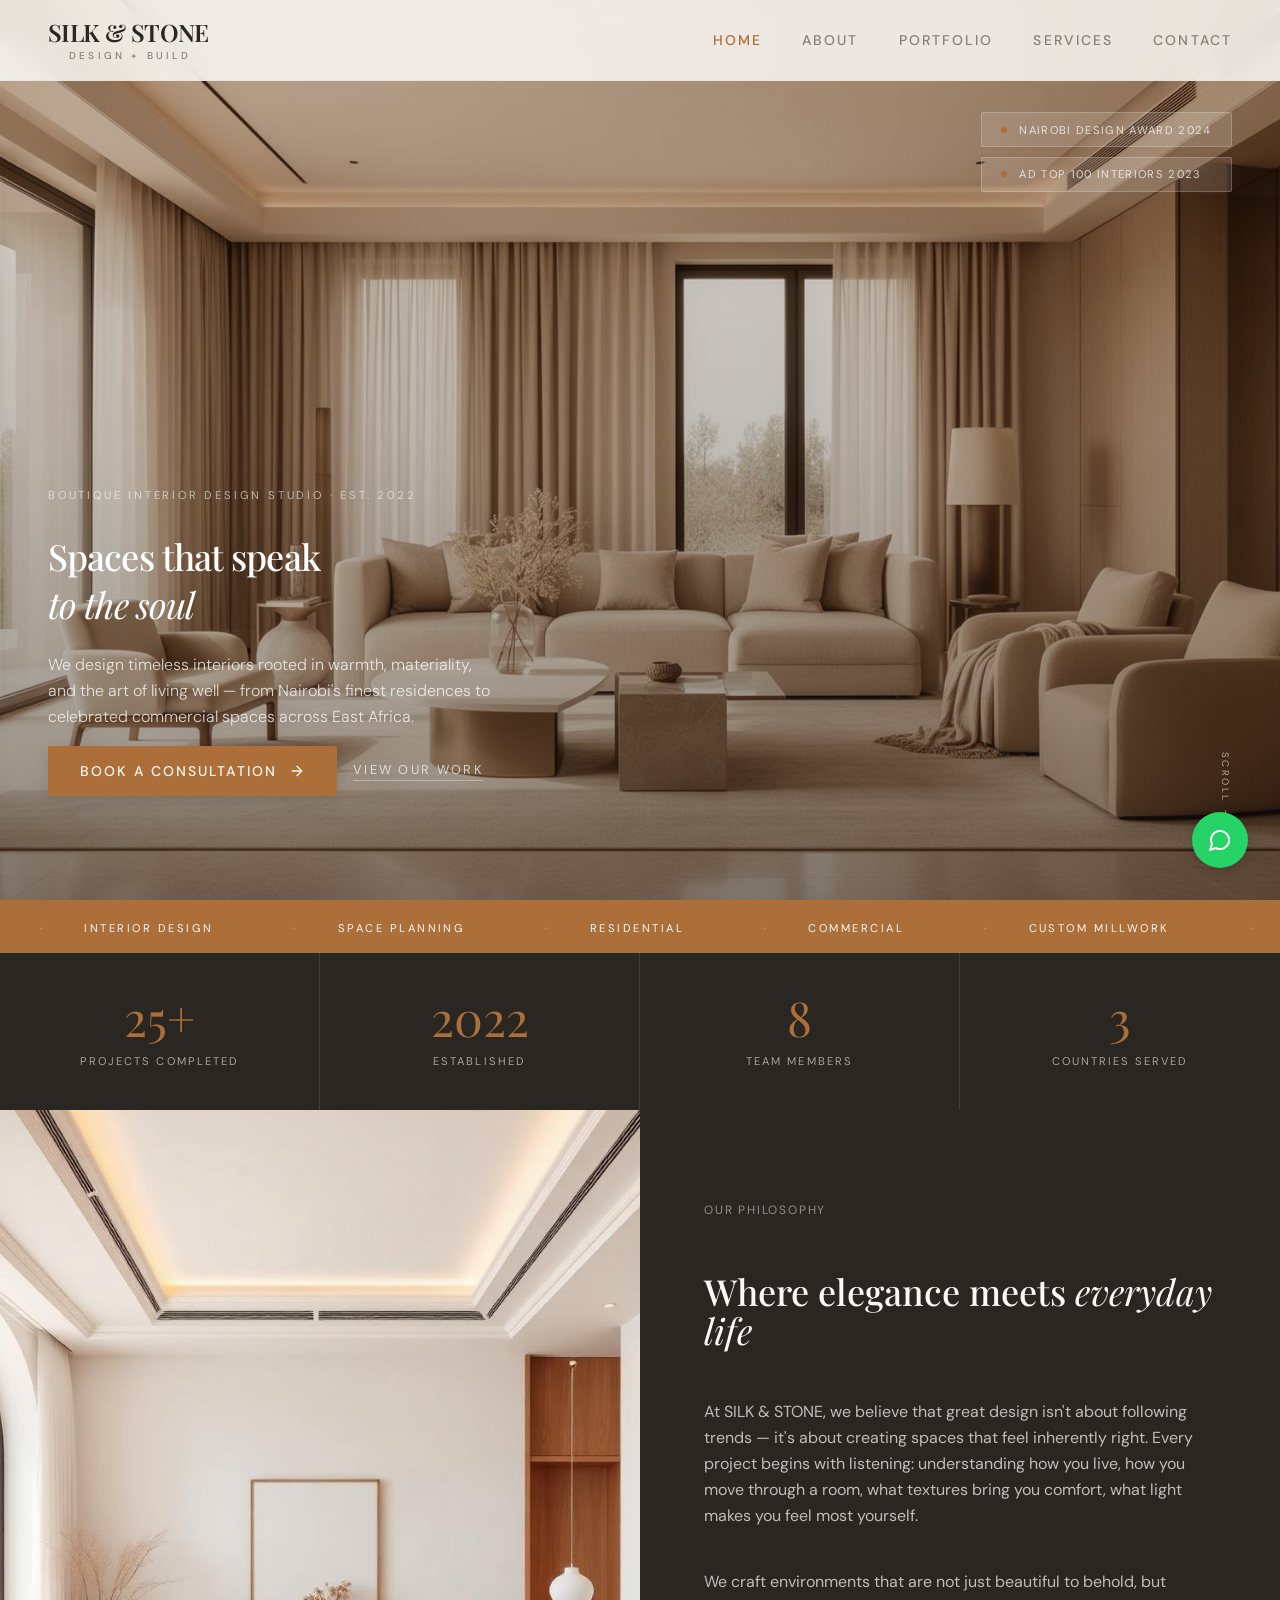
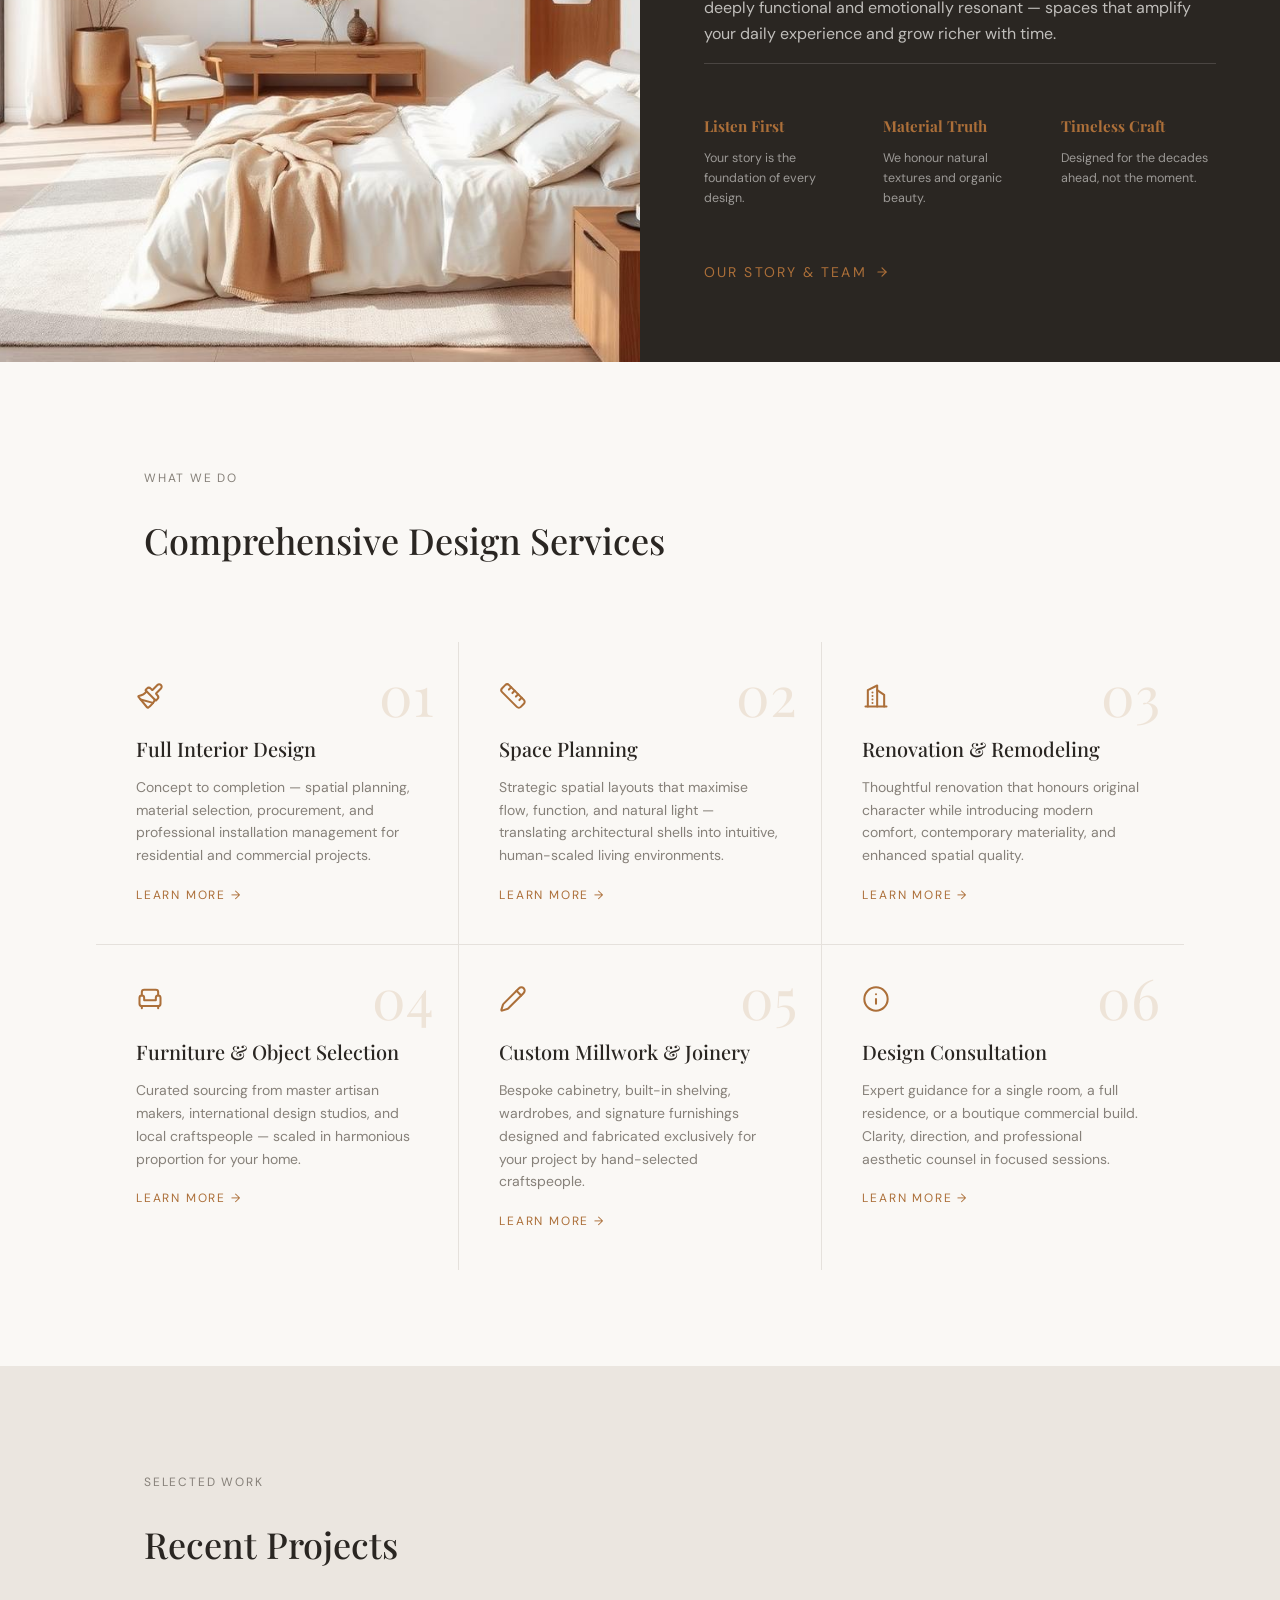
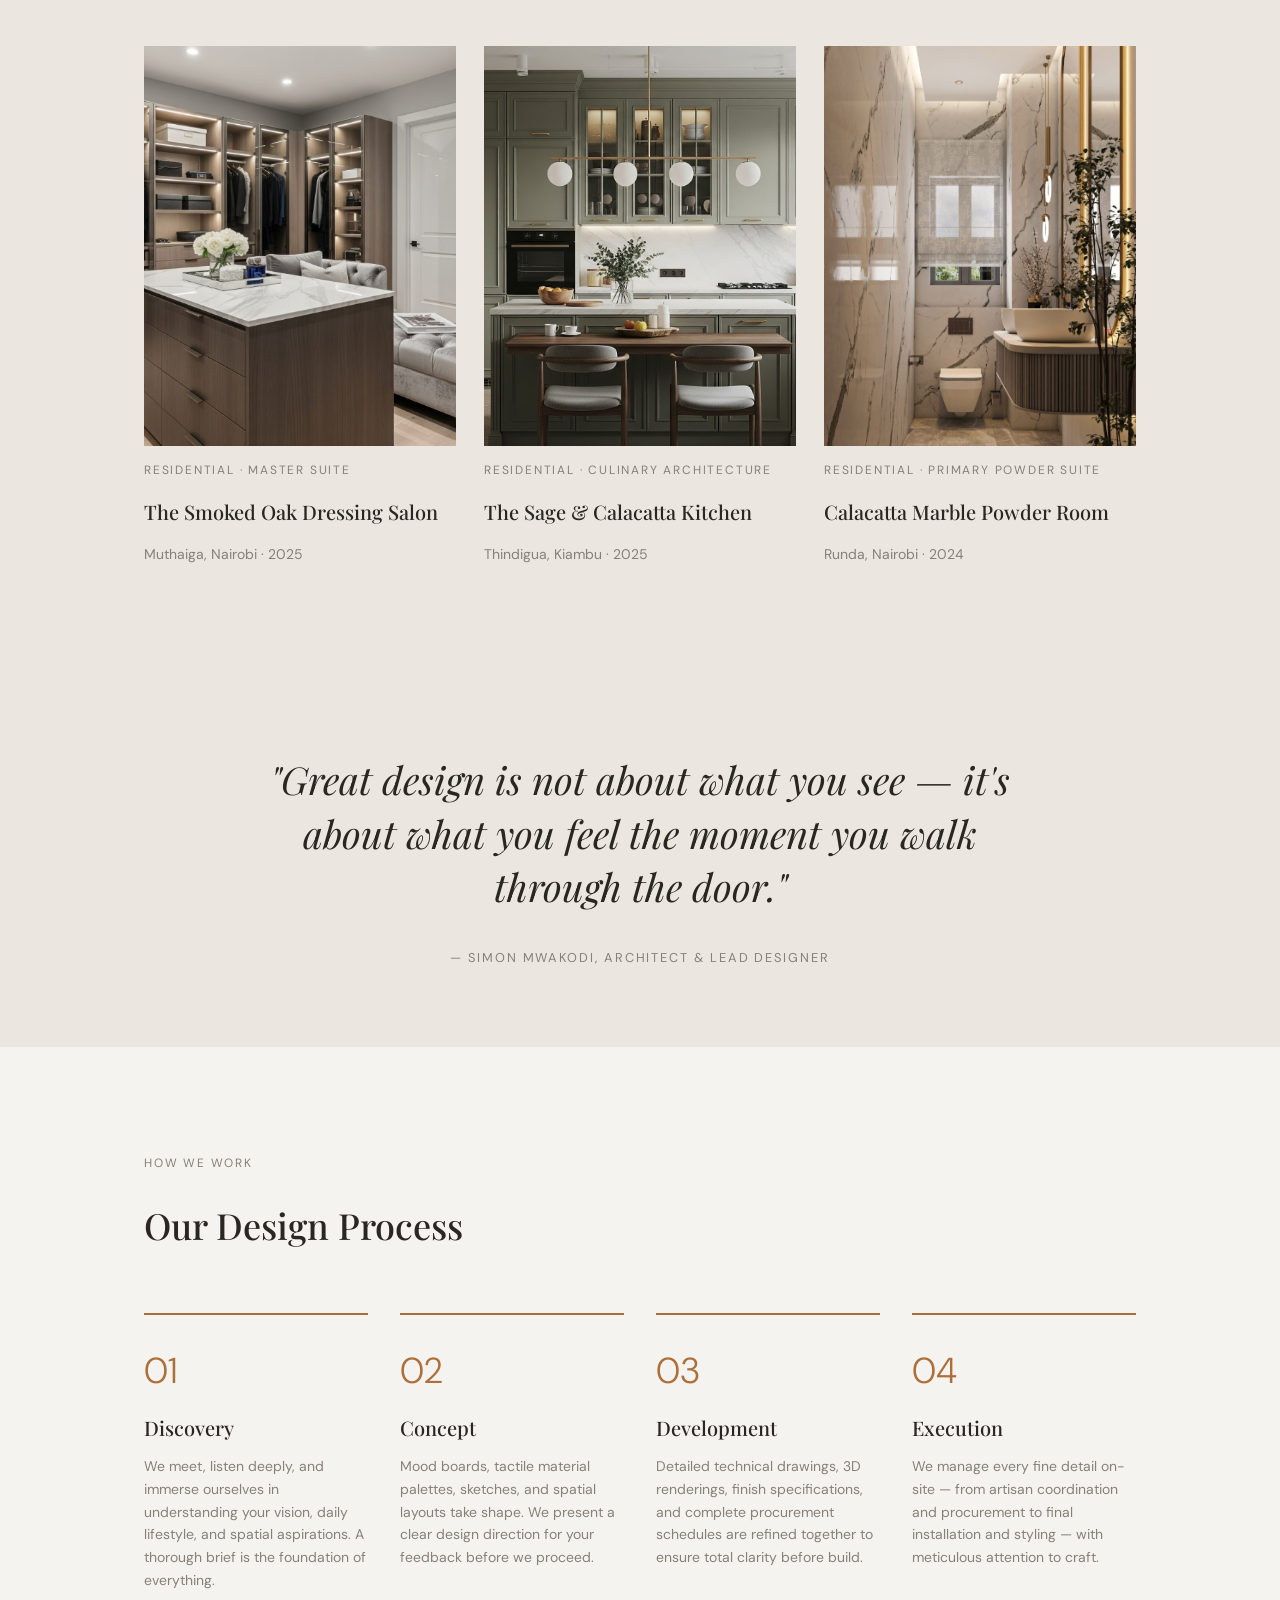
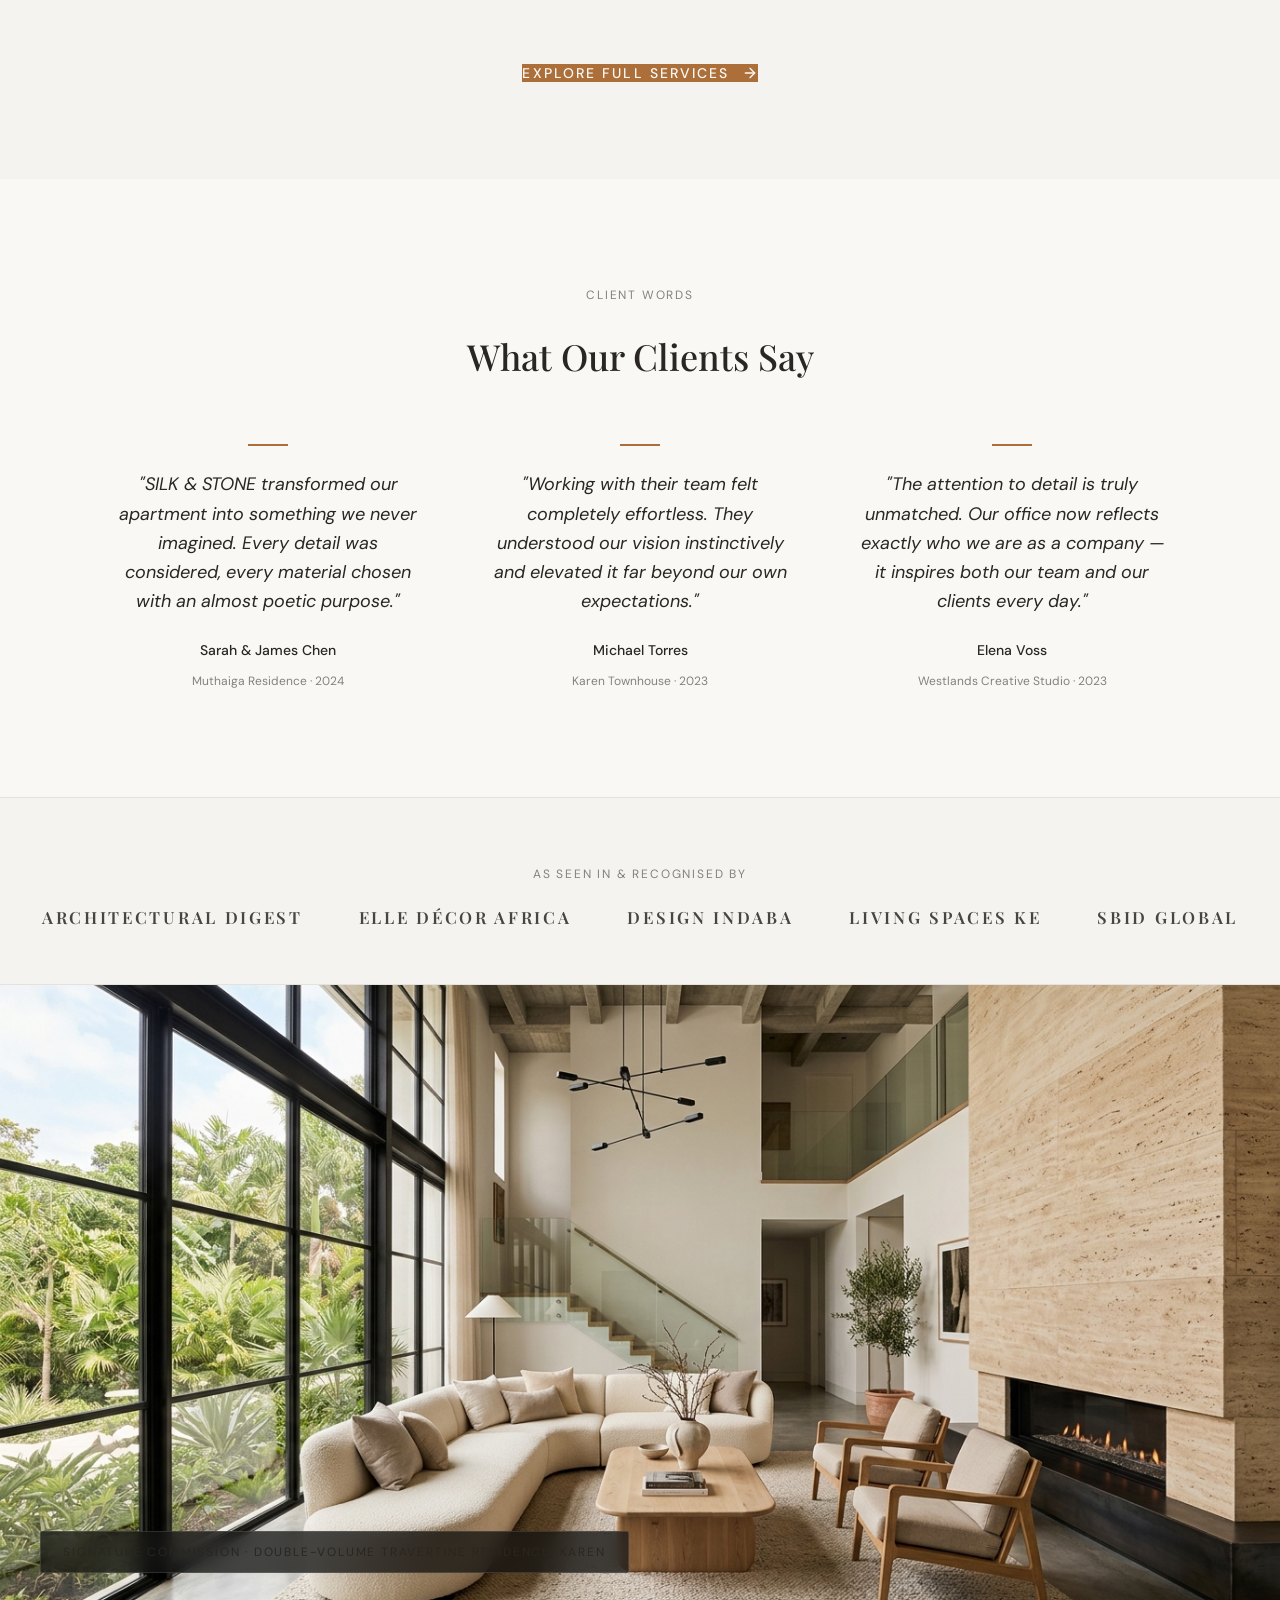
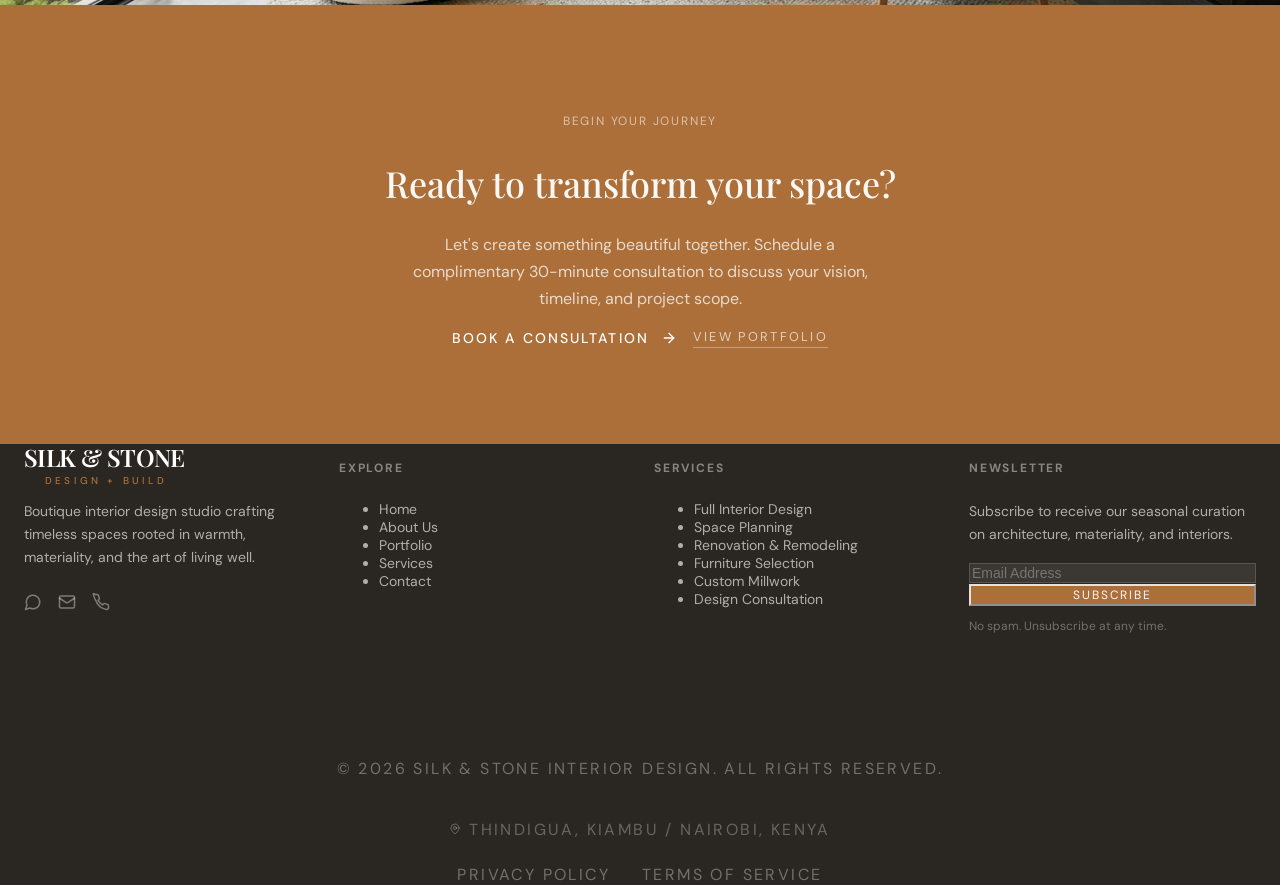
<file: index.html>
<!DOCTYPE html>
<html lang="en">
<head>
    <meta charset="UTF-8">
    <meta http-equiv="refresh" content="0; url=silk-stone-interiors/index.html">
    <title>SILK & STONE — Redirecting</title>
    <script>
        window.location.href = "silk-stone-interiors/index.html";
    </script>
</head>
<body style="font-family: sans-serif; background: #FAF7F2; padding: 2rem; text-align: center;">
    <p>Opening <a href="silk-stone-interiors/index.html">SILK & STONE Interior Design Studio</a>...</p>
</body>
</html>
</file>
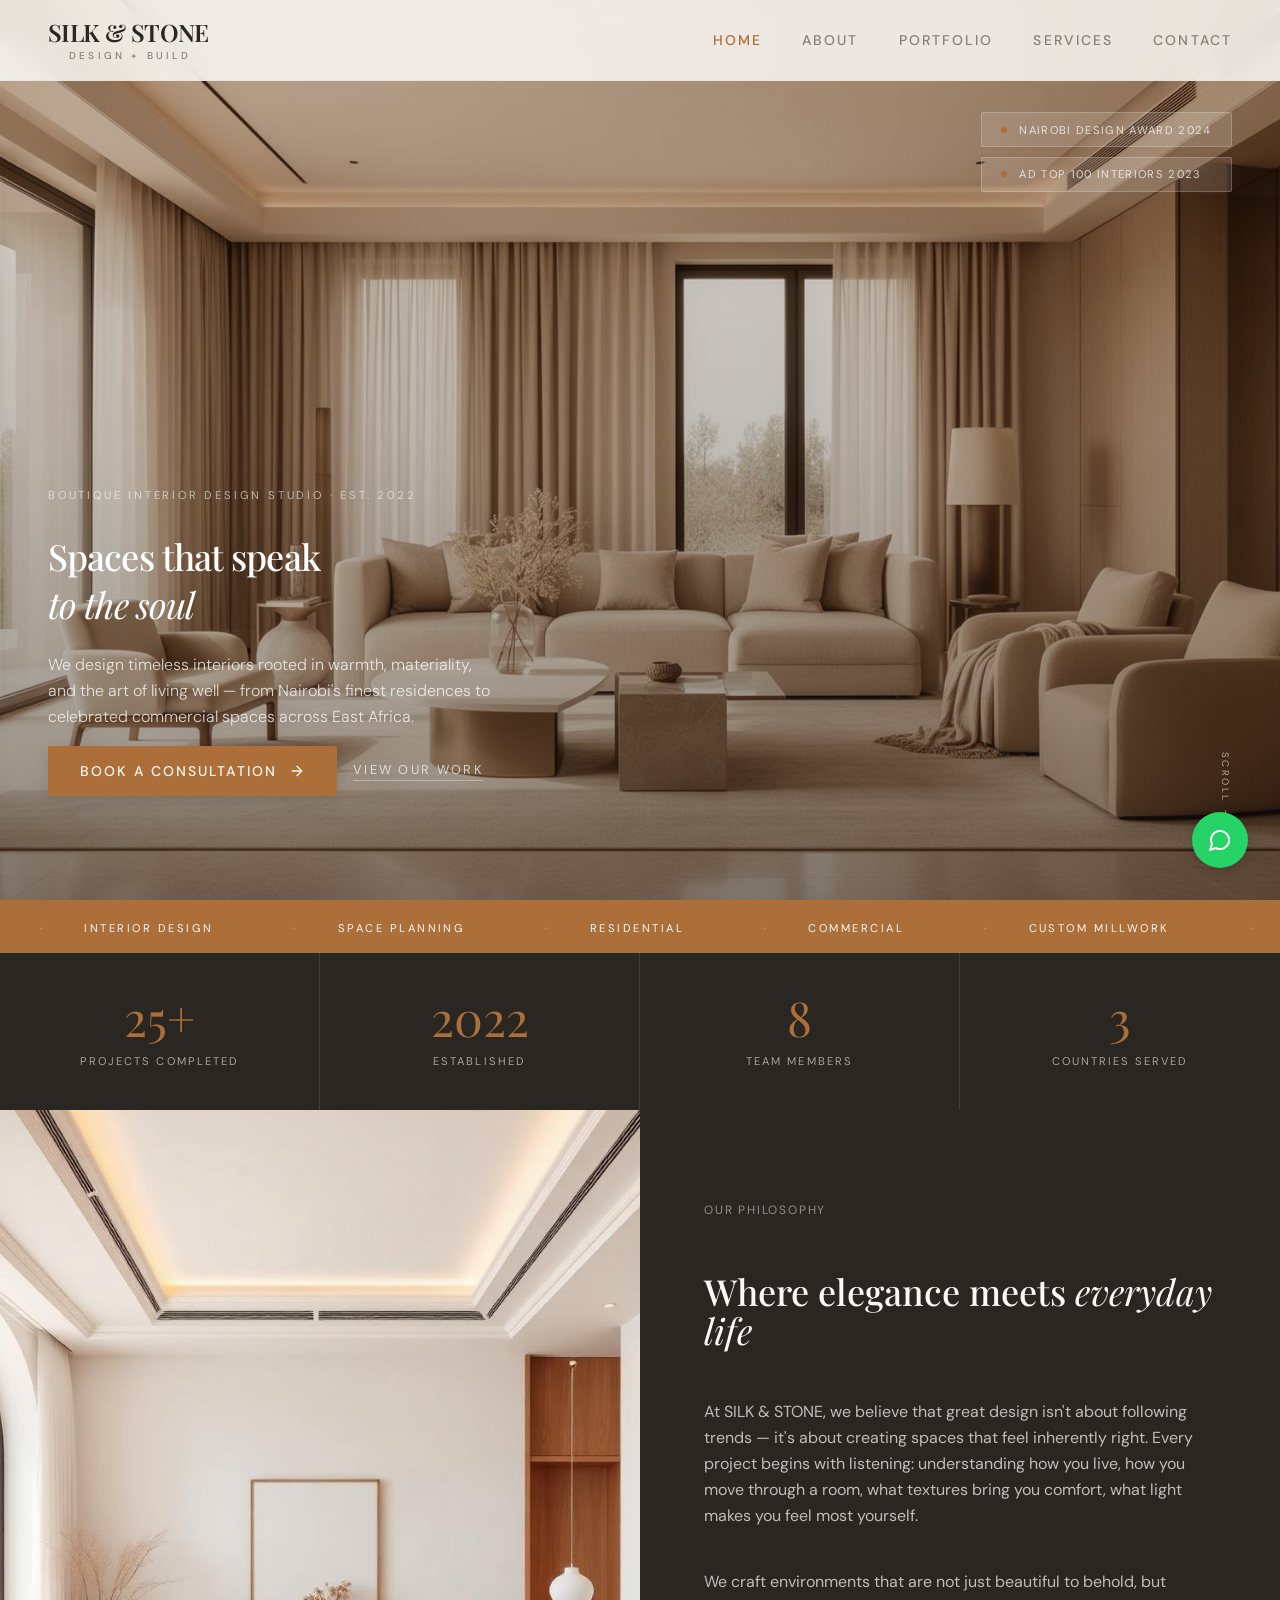
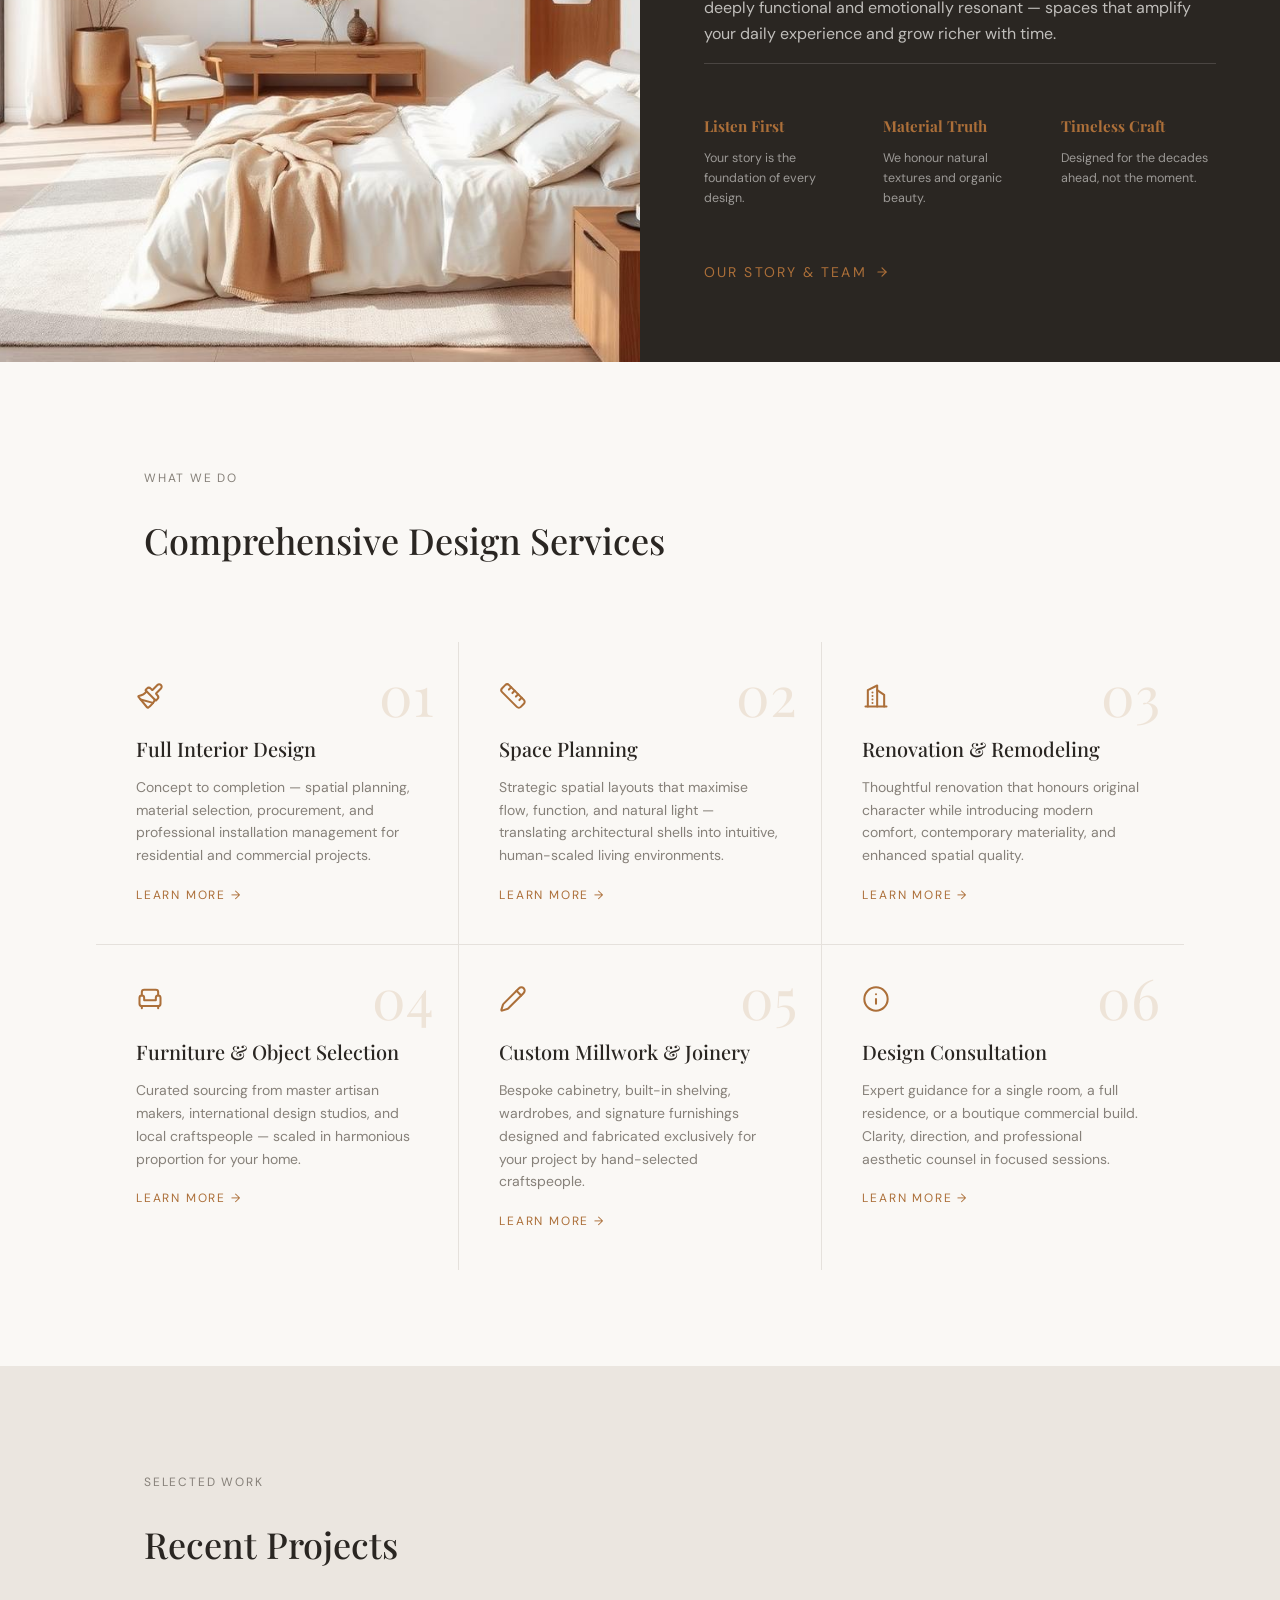
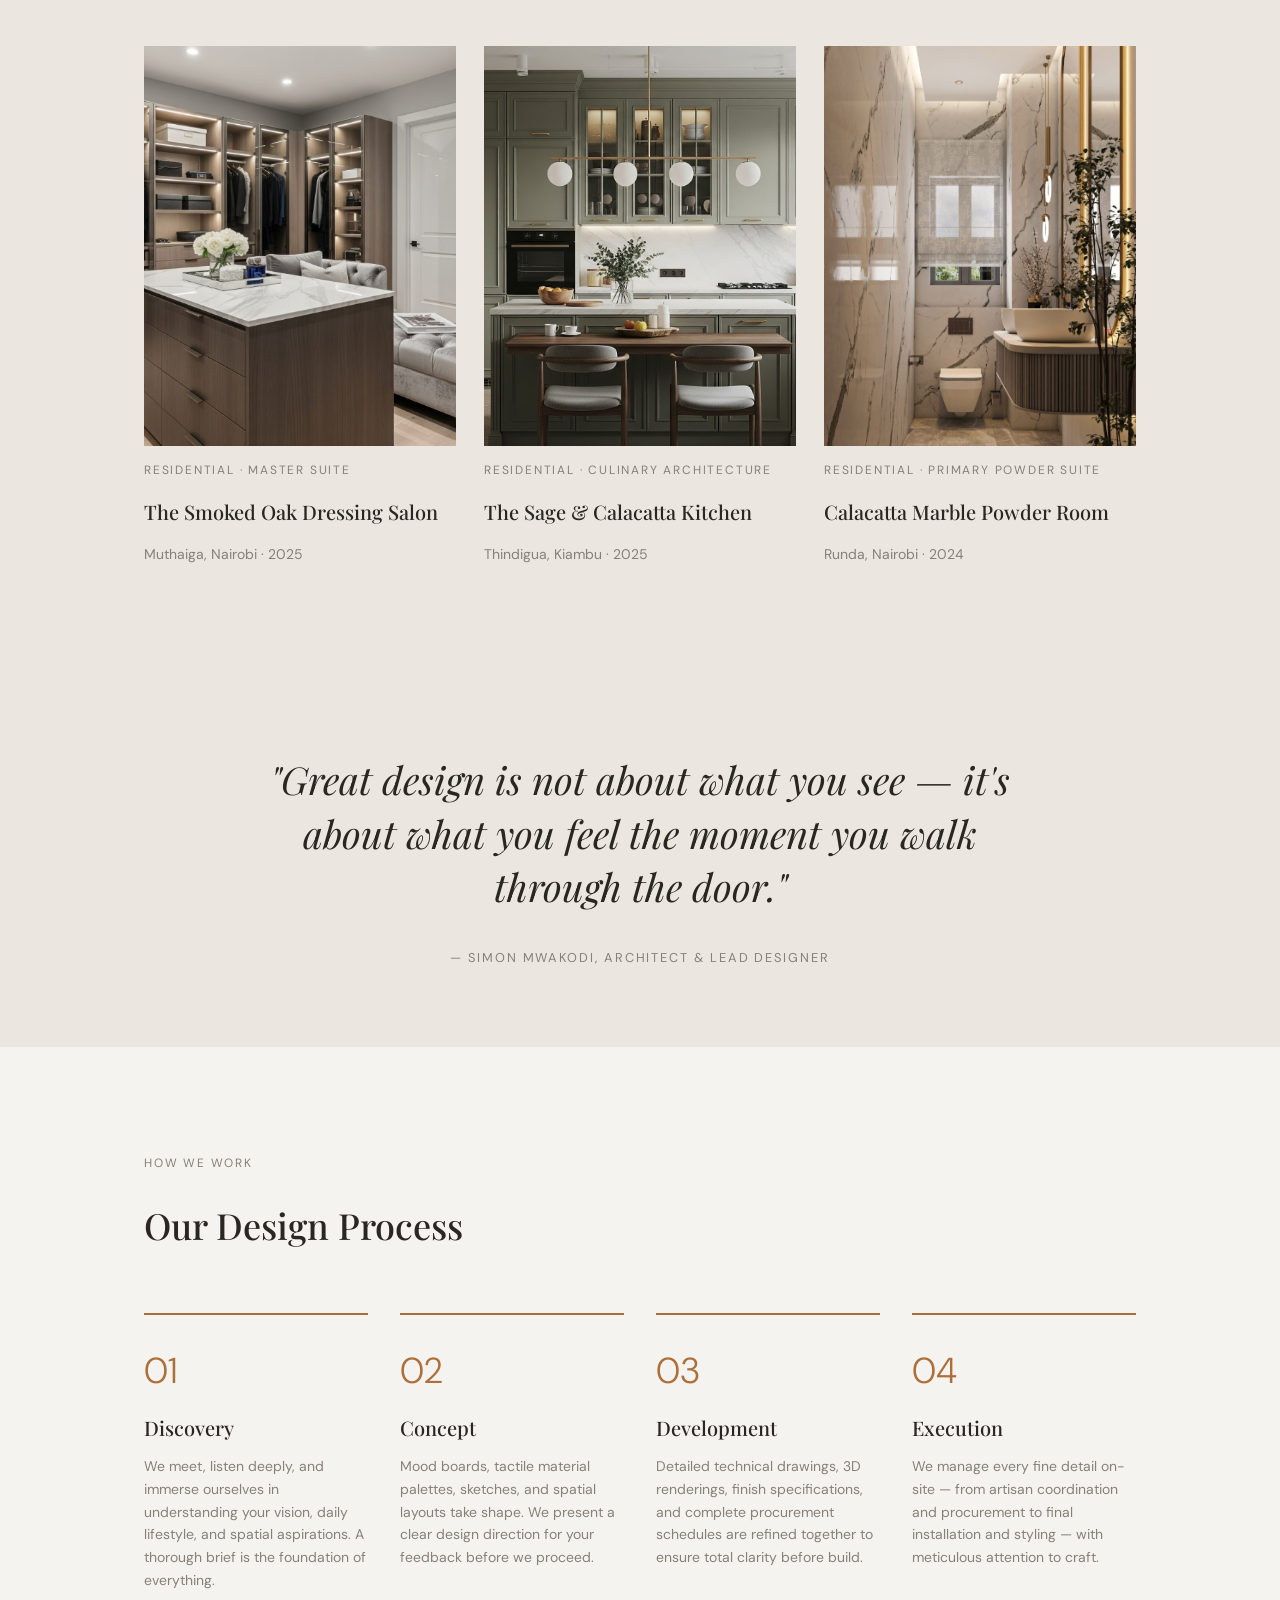
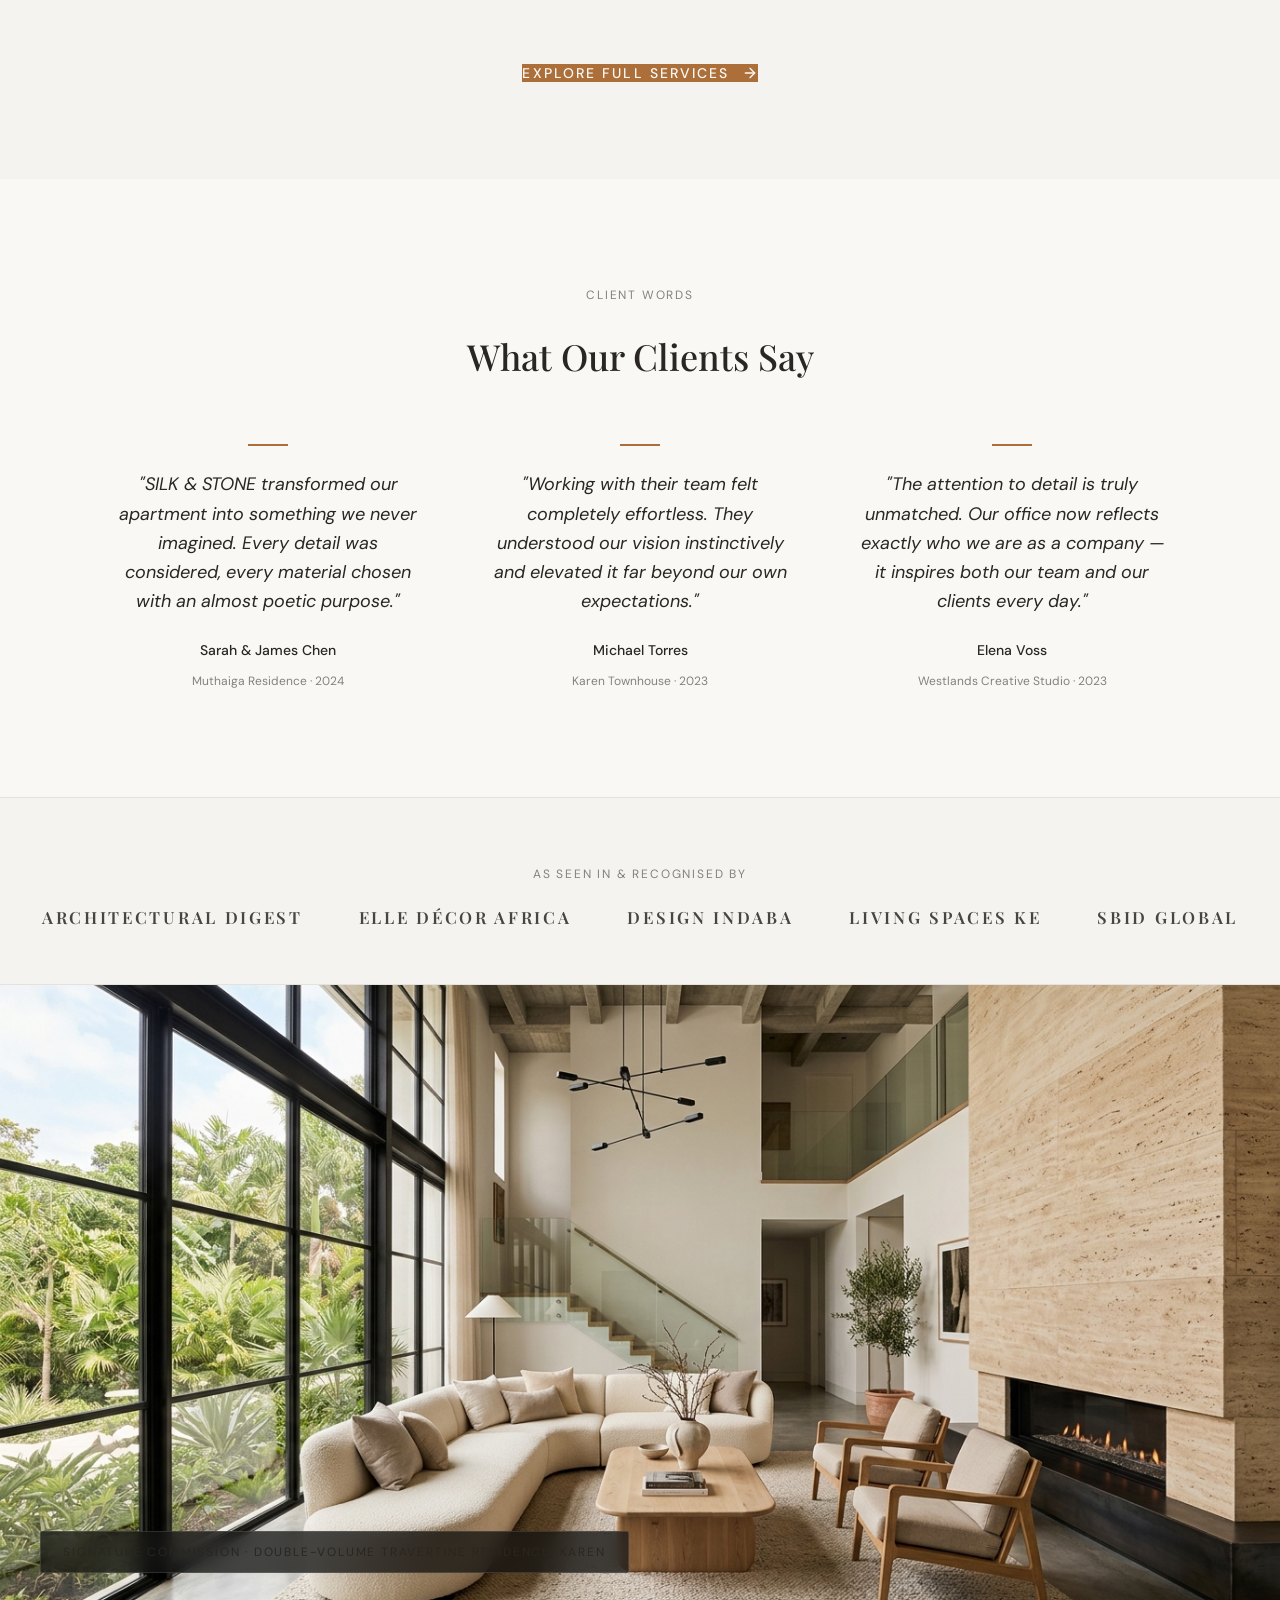
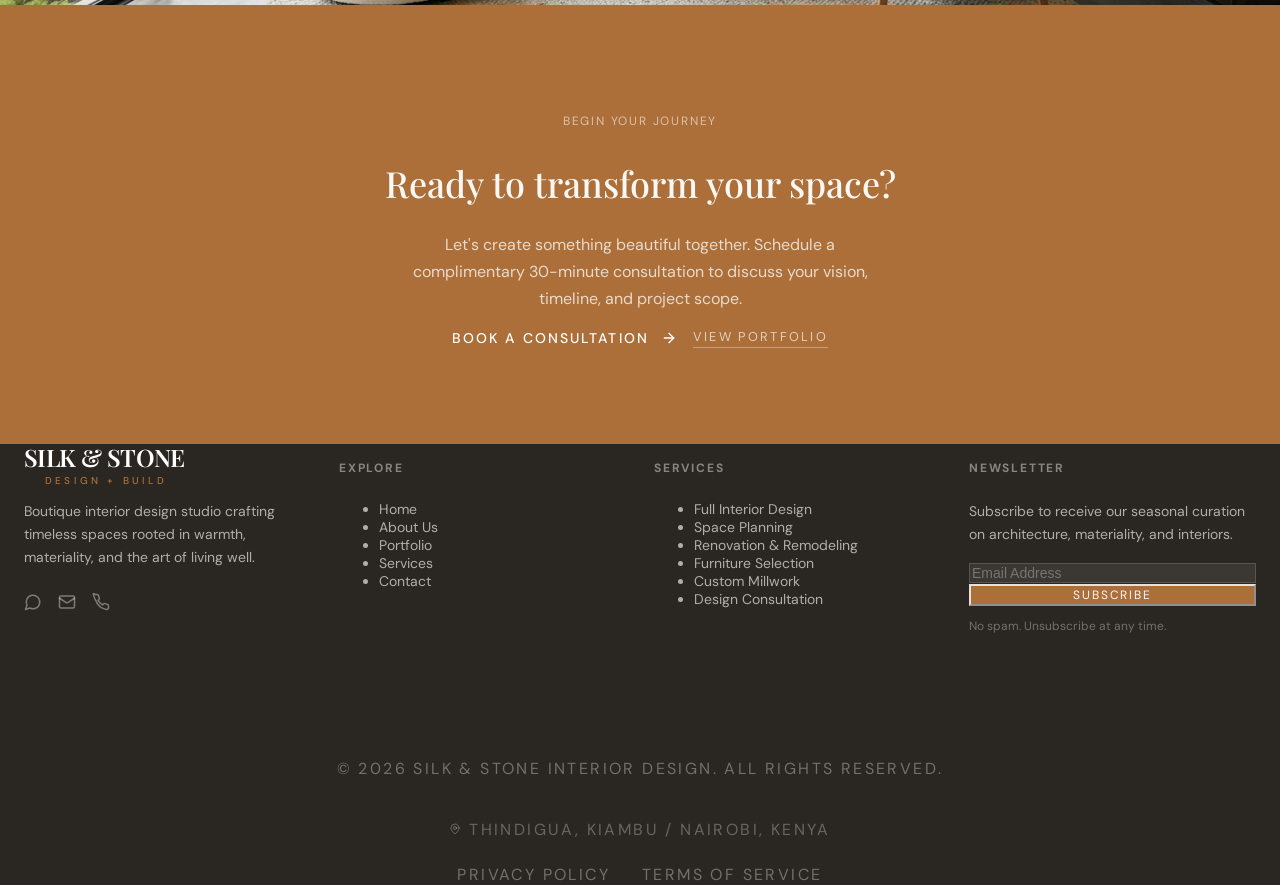
<file: silk-stone-interiors/index.html>
<!DOCTYPE html>
<html lang="en">
<head>
    <meta charset="UTF-8">
    <meta name="viewport" content="width=device-width, initial-scale=1.0">
    <title>SILK &amp; STONE — Boutique Interior Design Studio | Nairobi, Kenya</title>
    <meta name="description" content="SILK &amp; STONE is a boutique interior design studio based in Nairobi, Kenya. We craft timeless, bespoke interiors rooted in warmth, materiality, and the art of living well. Book a complimentary consultation today.">
    <meta name="keywords" content="interior design, Nairobi, Kenya, luxury interiors, residential design, commercial design, boutique studio">
    <meta name="author" content="SILK &amp; STONE">
    <link rel="canonical" href="https://silkandstone.design">

    <!-- Open Graph -->
    <meta property="og:type" content="website">
    <meta property="og:title" content="SILK &amp; STONE — Interior Design Studio">
    <meta property="og:description" content="Boutique interior design studio crafting timeless interiors rooted in warmth, materiality, and the art of living well.">
    <meta property="og:image" content="hero-living.jpg">

    <!-- Styles & Typography -->
    <link rel="stylesheet" href="styles/main.css">
    <link rel="preconnect" href="https://fonts.googleapis.com">
    <link rel="preconnect" href="https://fonts.gstatic.com" crossorigin>
    <link href="https://fonts.googleapis.com/css2?family=DM+Sans:ital,opsz,wght@0,9..40,300;0,9..40,400;0,9..40,500;0,9..40,600;0,9..40,700;1,9..40,400&family=Playfair+Display:ital,wght@0,400;0,500;0,600;0,700;1,400;1,500&display=swap" rel="stylesheet">

    <style>
        /* ─── Page-specific enhancements ─── */
        .stats-bar {
            display: grid;
            grid-template-columns: repeat(4, 1fr);
            background: hsl(var(--primary));
            color: hsl(var(--primary-foreground));
        }
        @media (max-width: 767px) {
            .stats-bar { grid-template-columns: repeat(2, 1fr); }
        }
        .stat-item {
            padding: 2.5rem 2rem;
            border-right: 1px solid hsla(var(--primary-foreground) / 0.12);
            text-align: center;
        }
        .stat-item:last-child { border-right: none; }
        @media (max-width: 767px) {
            .stat-item:nth-child(2) { border-right: none; }
            .stat-item:nth-child(3), .stat-item:nth-child(4) { border-top: 1px solid hsla(var(--primary-foreground) / 0.12); }
        }
        .stat-number {
            font-family: var(--font-display);
            font-size: 3rem;
            font-weight: 300;
            color: hsl(var(--accent));
            line-height: 1;
            display: block;
            margin-bottom: 0.5rem;
        }
        .stat-label {
            font-family: var(--font-body);
            font-size: 0.7rem;
            letter-spacing: 0.18em;
            text-transform: uppercase;
            color: hsla(var(--primary-foreground) / 0.6);
        }
        /* Scrolling marquee */
        .marquee-wrapper {
            overflow: hidden;
            background: hsl(var(--accent));
            padding: 1rem 0;
            white-space: nowrap;
        }
        .marquee-track {
            display: inline-block;
            animation: marquee 28s linear infinite;
        }
        .marquee-track span {
            font-family: var(--font-body);
            font-size: 0.7rem;
            letter-spacing: 0.22em;
            text-transform: uppercase;
            color: hsl(var(--accent-foreground));
            padding: 0 2.5rem;
        }
        .marquee-track span::before {
            content: "·";
            margin-right: 2.5rem;
            opacity: 0.5;
        }
        @keyframes marquee {
            from { transform: translateX(0); }
            to   { transform: translateX(-50%); }
        }
        /* Services preview grid */
        .services-preview-grid {
            display: grid;
            grid-template-columns: repeat(3, 1fr);
            gap: 1.5px;
            background: hsl(var(--border));
        }
        @media (max-width: 767px) {
            .services-preview-grid { grid-template-columns: 1fr; }
        }
        .service-preview-card {
            background: hsl(var(--background));
            padding: 2.5rem;
            position: relative;
            overflow: hidden;
            transition: background 0.35s ease;
        }
        .service-preview-card:hover {
            background: hsl(var(--secondary));
        }
        .service-preview-card .spc-number {
            font-family: var(--font-display);
            font-size: 3.5rem;
            font-weight: 300;
            color: hsla(var(--accent) / 0.15);
            line-height: 1;
            position: absolute;
            top: 1.5rem;
            right: 1.5rem;
            transition: color 0.35s ease;
        }
        .service-preview-card:hover .spc-number {
            color: hsla(var(--accent) / 0.3);
        }
        /* Testimonial pull-quote */
        .testimonial-pull {
            background: hsl(var(--secondary));
            padding: 5rem 2rem;
            text-align: center;
        }
        .testimonial-pull blockquote {
            font-family: var(--font-display);
            font-size: clamp(1.5rem, 3vw, 2.5rem);
            font-style: italic;
            font-weight: 400;
            color: hsl(var(--foreground));
            max-width: 800px;
            margin: 0 auto 2rem;
            line-height: 1.4;
        }
        .testimonial-pull cite {
            font-family: var(--font-body);
            font-size: 0.8rem;
            letter-spacing: 0.15em;
            text-transform: uppercase;
            color: hsl(var(--muted-foreground));
            font-style: normal;
        }
        /* Press/Awards strip */
        .press-strip {
            padding: 3.5rem 2rem;
            background: hsl(var(--card));
            border-top: 1px solid hsl(var(--border));
            border-bottom: 1px solid hsl(var(--border));
        }
        .press-logos {
            display: flex;
            align-items: center;
            justify-content: center;
            gap: 3.5rem;
            flex-wrap: wrap;
        }
        .press-logo-item {
            font-family: var(--font-display);
            font-size: 1.05rem;
            font-weight: 600;
            letter-spacing: 0.16em;
            color: hsl(var(--foreground));
            text-transform: uppercase;
            opacity: 0.85;
            transition: all 0.3s ease;
            position: relative;
        }
        .press-logo-item:hover {
            opacity: 1;
            color: hsl(var(--accent));
            transform: translateY(-1px);
        }
        /* Hero scroll indicator */
        .scroll-indicator {
            position: absolute;
            bottom: 2.5rem;
            right: 3rem;
            display: flex;
            flex-direction: column;
            align-items: center;
            gap: 0.5rem;
            z-index: 20;
        }
        .scroll-indicator span {
            font-family: var(--font-body);
            font-size: 0.6rem;
            letter-spacing: 0.25em;
            text-transform: uppercase;
            color: hsla(255,255%,100%,0.6);
            writing-mode: vertical-rl;
        }
        .scroll-line {
            width: 1px;
            height: 50px;
            background: hsla(255,255%,100%,0.4);
            position: relative;
            overflow: hidden;
        }
        .scroll-line::after {
            content: '';
            position: absolute;
            top: -100%;
            left: 0;
            width: 100%;
            height: 100%;
            background: white;
            animation: scroll-down 2s ease infinite;
        }
        @keyframes scroll-down {
            0% { top: -100%; }
            100% { top: 100%; }
        }
        /* Philosophy offset image */
        .philosophy-offset {
            display: grid;
            grid-template-columns: 1fr 1fr;
            gap: 0;
            min-height: 600px;
        }
        @media (max-width: 767px) {
            .philosophy-offset { grid-template-columns: 1fr; }
        }
        .philosophy-img-col {
            position: relative;
            overflow: hidden;
        }
        .philosophy-img-col img {
            width: 100%;
            height: 100%;
            object-fit: cover;
            min-height: 400px;
        }
        .philosophy-text-col {
            background: hsl(var(--primary));
            color: hsl(var(--primary-foreground));
            padding: 5rem 4rem;
            display: flex;
            flex-direction: column;
            justify-content: center;
        }
        @media (max-width: 1023px) {
            .philosophy-text-col { padding: 3rem 2rem; }
        }
        /* Project hover overlay */
        .portfolio-item .item-overlay {
            position: absolute;
            inset: 0;
            background: hsla(var(--primary) / 0.6);
            opacity: 0;
            transition: opacity 0.35s ease;
            display: flex;
            align-items: center;
            justify-content: center;
        }
        .portfolio-item:hover .item-overlay { opacity: 1; }
        .portfolio-item .item-overlay-text {
            font-family: var(--font-body);
            font-size: 0.7rem;
            letter-spacing: 0.22em;
            text-transform: uppercase;
            color: white;
            border: 1px solid rgba(255,255,255,0.5);
            padding: 0.75rem 1.5rem;
        }
        /* Materials palette strip */
        .materials-strip {
            display: flex;
            gap: 0;
            height: 12px;
        }
        .mat-swatch { flex: 1; }
        /* Award badge */
        .award-badge {
            display: inline-flex;
            align-items: center;
            gap: 0.75rem;
            background: hsl(var(--card));
            border: 1px solid hsl(var(--border));
            padding: 0.6rem 1.2rem;
            border-radius: 2px;
            font-family: var(--font-body);
            font-size: 0.7rem;
            letter-spacing: 0.12em;
            text-transform: uppercase;
            color: hsl(var(--muted-foreground));
        }
        .award-badge-dot {
            width: 6px;
            height: 6px;
            border-radius: 50%;
            background: hsl(var(--accent));
        }
    </style>
</head>
<body class="bg-background text-foreground antialiased selection:bg-accent selection:text-white">

    <!-- Fixed Header / Navigation -->
    <header class="site-header fixed top-0 left-0 right-0 z-50">
        <div class="max-w-7xl mx-auto px-6 md:px-12 flex items-center justify-between h-20">
            <a href="index.html" class="brand-group">
                <span class="brand font-display text-2xl font-semibold tracking-tight text-foreground">SILK &amp; STONE</span>
                <span class="brand-subheading">DESIGN + BUILD</span>
            </a>
            <!-- Desktop Navigation -->
            <nav class="hidden md:flex items-center gap-10">
                <a href="index.html"      class="nav-link font-body text-sm tracking-widest uppercase transition-colors duration-300 active">Home</a>
                <a href="about.html"      class="nav-link font-body text-sm tracking-widest uppercase transition-colors duration-300">About</a>
                <a href="portfolio.html"  class="nav-link font-body text-sm tracking-widest uppercase transition-colors duration-300">Portfolio</a>
                <a href="services.html"   class="nav-link font-body text-sm tracking-widest uppercase transition-colors duration-300">Services</a>
                <a href="contact.html"    class="nav-link font-body text-sm tracking-widest uppercase transition-colors duration-300">Contact</a>
            </nav>
            <!-- Mobile Hamburger -->
            <button class="md:hidden text-foreground bg-transparent border-none cursor-pointer p-2" aria-label="Toggle menu" id="menu-toggle">
                <svg xmlns="http://www.w3.org/2000/svg" width="24" height="24" viewBox="0 0 24 24" fill="none" stroke="currentColor" stroke-width="2" stroke-linecap="round" stroke-linejoin="round">
                    <line x1="3" y1="12" x2="21" y2="12"></line>
                    <line x1="3" y1="6"  x2="21" y2="6"></line>
                    <line x1="3" y1="18" x2="21" y2="18"></line>
                </svg>
            </button>
        </div>
        <!-- Mobile Menu -->
        <div id="mobile-nav" class="md:hidden bg-background border-b border-border hidden animate-fade-in">
            <div class="flex flex-col px-6 py-6 gap-6">
                <a href="index.html"     class="nav-link font-body text-sm tracking-widest uppercase active">Home</a>
                <a href="about.html"     class="nav-link font-body text-sm tracking-widest uppercase">About</a>
                <a href="portfolio.html" class="nav-link font-body text-sm tracking-widest uppercase">Portfolio</a>
                <a href="services.html"  class="nav-link font-body text-sm tracking-widest uppercase">Services</a>
                <a href="contact.html"   class="nav-link font-body text-sm tracking-widest uppercase">Contact</a>
            </div>
        </div>
    </header>

    <main>
        <!-- ═══════════ HERO ═══════════ -->
        <section id="home" class="hero-section">
            <div class="absolute inset-0">
                <img src="hero-living.jpg" alt="Luxurious modern living room with warm neutral tones" class="w-full h-full object-cover" width="1920" height="1080">
                <div class="absolute inset-0 bg-hero-overlay"></div>
            </div>

            <!-- Award badges top-right -->
            <div style="position:absolute; top:7rem; right:3rem; display:flex; flex-direction:column; gap:0.6rem; z-index:20;" class="hidden md:flex">
                <div class="award-badge" style="background:rgba(255,255,255,0.12); border-color:rgba(255,255,255,0.2); color:rgba(255,255,255,0.75);">
                    <span class="award-badge-dot"></span>
                    Nairobi Design Award 2024
                </div>
                <div class="award-badge" style="background:rgba(255,255,255,0.12); border-color:rgba(255,255,255,0.2); color:rgba(255,255,255,0.75);">
                    <span class="award-badge-dot"></span>
                    AD Top 100 Interiors 2023
                </div>
            </div>

            <div class="hero-inner relative z-10 w-full">
                <div class="max-w-7xl mx-auto px-6 md:px-12">
                    <div class="max-w-3xl animate-fade-up">
                        <!-- Eyebrow -->
                        <p style="font-family:var(--font-body); font-size:0.7rem; letter-spacing:0.25em; text-transform:uppercase; color:rgba(255,255,255,0.6); margin-bottom:1.5rem;">Boutique Interior Design Studio · Est. 2022</p>
                        <h1 class="font-display text-4xl sm:text-6xl md:text-7xl lg:text-[76px] font-medium text-primary-foreground leading-[1.08] mb-6 tracking-tight">
                            Spaces that speak <br>
                            <em class="font-normal italic">to the soul</em>
                        </h1>
                        <p class="font-body text-base md:text-lg text-primary-foreground-80 mb-10 max-w-md font-light leading-relaxed" style="color:rgba(255,255,255,0.78);">
                            We design timeless interiors rooted in warmth, materiality, and the art of living well — from Nairobi's finest residences to celebrated commercial spaces across East Africa.
                        </p>
                        <div style="display:flex; gap:1rem; flex-wrap:wrap; align-items:center;">
                            <a href="contact.html" class="btn-consultation group inline-flex items-center gap-3 bg-accent text-accent-foreground px-8 py-4 font-body text-sm font-medium tracking-widest uppercase rounded-sm hover:opacity-90 transition-all duration-300 shadow-md">
                                BOOK A CONSULTATION
                                <svg xmlns="http://www.w3.org/2000/svg" width="16" height="16" viewBox="0 0 24 24" fill="none" stroke="currentColor" stroke-width="2" stroke-linecap="round" stroke-linejoin="round" class="transition-transform group-hover:translate-x-1">
                                    <line x1="5" y1="12" x2="19" y2="12"></line><polyline points="12 5 19 12 12 19"></polyline>
                                </svg>
                            </a>
                            <a href="portfolio.html" style="font-family:var(--font-body); font-size:0.8rem; letter-spacing:0.18em; text-transform:uppercase; color:rgba(255,255,255,0.7); border-bottom:1px solid rgba(255,255,255,0.35); padding-bottom:2px; transition:color 0.3s, border-color 0.3s;" onmouseover="this.style.color='white';this.style.borderColor='white';" onmouseout="this.style.color='rgba(255,255,255,0.7)';this.style.borderColor='rgba(255,255,255,0.35)';">
                                View Our Work
                            </a>
                        </div>
                    </div>
                </div>
            </div>

            <!-- Scroll indicator -->
            <div class="scroll-indicator hidden md:flex">
                <span>Scroll</span>
                <div class="scroll-line"></div>
            </div>
        </section>

        <!-- ═══════════ MARQUEE STRIP ═══════════ -->
        <div class="marquee-wrapper">
            <div class="marquee-track">
                <span>Interior Design</span><span>Space Planning</span><span>Residential</span><span>Commercial</span><span>Custom Millwork</span><span>Material Curation</span><span>Renovation</span><span>Furniture Selection</span><span>Nairobi, Kenya</span>
                <span>Interior Design</span><span>Space Planning</span><span>Residential</span><span>Commercial</span><span>Custom Millwork</span><span>Material Curation</span><span>Renovation</span><span>Furniture Selection</span><span>Nairobi, Kenya</span>
            </div>
        </div>

        <!-- ═══════════ STATS BAR ═══════════ -->
        <div class="stats-bar">
            <div class="stat-item reveal-on-scroll">
                <span class="stat-number">25+</span>
                <span class="stat-label">Projects Completed</span>
            </div>
            <div class="stat-item reveal-on-scroll">
                <span class="stat-number">2022</span>
                <span class="stat-label">Established</span>
            </div>
            <div class="stat-item reveal-on-scroll">
                <span class="stat-number">8</span>
                <span class="stat-label">Team Members</span>
            </div>
            <div class="stat-item reveal-on-scroll">
                <span class="stat-number">3</span>
                <span class="stat-label">Countries Served</span>
            </div>
        </div>

        <!-- ═══════════ PHILOSOPHY (DARK OFFSET) ═══════════ -->
        <section class="philosophy-offset">
            <div class="philosophy-img-col">
                <img src="portfolio-bedroom.jpg" alt="Elegantly designed bedroom by SILK &amp; STONE" loading="lazy">
            </div>
            <div class="philosophy-text-col">
                <p class="font-body text-xs tracking-widest uppercase mb-6" style="color:hsla(var(--primary-foreground)/0.5);">Our Philosophy</p>
                <h2 class="font-display text-3xl md:text-4xl lg:text-5xl font-medium leading-tight mb-8" style="color:hsl(var(--primary-foreground));">
                    Where elegance meets <em class="font-normal italic">everyday life</em>
                </h2>
                <p class="font-body leading-relaxed mb-6" style="color:hsla(var(--primary-foreground)/0.72); font-size:1rem;">
                    At SILK &amp; STONE, we believe that great design isn't about following trends — it's about creating spaces that feel inherently right. Every project begins with listening: understanding how you live, how you move through a room, what textures bring you comfort, what light makes you feel most yourself.
                </p>
                <p class="font-body leading-relaxed mb-10" style="color:hsla(var(--primary-foreground)/0.72); font-size:1rem;">
                    We craft environments that are not just beautiful to behold, but deeply functional and emotionally resonant — spaces that amplify your daily experience and grow richer with time.
                </p>
                <!-- Three pillars inline -->
                <div style="display:grid; grid-template-columns:1fr 1fr 1fr; gap:1.5rem; border-top:1px solid hsla(var(--primary-foreground)/0.15); padding-top:2rem;">
                    <div>
                        <h4 class="font-display" style="font-size:0.95rem; color:hsl(var(--accent)); margin-bottom:0.4rem;">Listen First</h4>
                        <p class="font-body" style="font-size:0.78rem; color:hsla(var(--primary-foreground)/0.55); line-height:1.6;">Your story is the foundation of every design.</p>
                    </div>
                    <div>
                        <h4 class="font-display" style="font-size:0.95rem; color:hsl(var(--accent)); margin-bottom:0.4rem;">Material Truth</h4>
                        <p class="font-body" style="font-size:0.78rem; color:hsla(var(--primary-foreground)/0.55); line-height:1.6;">We honour natural textures and organic beauty.</p>
                    </div>
                    <div>
                        <h4 class="font-display" style="font-size:0.95rem; color:hsl(var(--accent)); margin-bottom:0.4rem;">Timeless Craft</h4>
                        <p class="font-body" style="font-size:0.78rem; color:hsla(var(--primary-foreground)/0.55); line-height:1.6;">Designed for the decades ahead, not the moment.</p>
                    </div>
                </div>
                <div style="margin-top:2.5rem;">
                    <a href="about.html" class="inline-flex items-center gap-2 font-body text-sm tracking-widest uppercase hover:opacity-70 transition-opacity" style="color:hsl(var(--accent));">
                        Our Story &amp; Team
                        <svg xmlns="http://www.w3.org/2000/svg" width="14" height="14" viewBox="0 0 24 24" fill="none" stroke="currentColor" stroke-width="2" stroke-linecap="round" stroke-linejoin="round"><line x1="5" y1="12" x2="19" y2="12"></line><polyline points="12 5 19 12 12 19"></polyline></svg>
                    </a>
                </div>
            </div>
        </section>

        <!-- ═══════════ SERVICES PREVIEW ═══════════ -->
        <section class="section-padding">
            <div class="max-w-7xl mx-auto px-6 md:px-12">
                <div style="display:flex; align-items:flex-end; justify-content:space-between; margin-bottom:3rem; flex-wrap:wrap; gap:1rem;">
                    <div>
                        <p class="font-body text-xs tracking-widest uppercase text-muted-foreground mb-4">What We Do</p>
                        <h2 class="font-display text-3xl md:text-4xl font-medium text-foreground">Comprehensive Design Services</h2>
                    </div>
                    <a href="services.html" class="hidden md:inline-flex items-center gap-2 font-body text-sm tracking-widest uppercase text-accent hover:opacity-70 transition-opacity">
                        All Services <svg xmlns="http://www.w3.org/2000/svg" width="14" height="14" viewBox="0 0 24 24" fill="none" stroke="currentColor" stroke-width="2" stroke-linecap="round" stroke-linejoin="round"><line x1="5" y1="12" x2="19" y2="12"></line><polyline points="12 5 19 12 12 19"></polyline></svg>
                    </a>
                </div>
            </div>

            <div class="services-preview-grid">
                <div class="service-preview-card reveal-on-scroll">
                    <span class="spc-number">01</span>
                    <div class="text-accent mb-5" style="color:hsl(var(--accent));">
                        <svg xmlns="http://www.w3.org/2000/svg" width="28" height="28" viewBox="0 0 24 24" fill="none" stroke="currentColor" stroke-width="1.75" stroke-linecap="round" stroke-linejoin="round"><path d="m14.622 17.897-10.68-2.913"/><path d="M18.376 2.622a1 1 0 1 1 3.002 3.002L17.36 9.643a.5.5 0 0 0 0 .707l.944.944a2.41 2.41 0 0 1 0 3.408l-.944.944a.5.5 0 0 1-.707 0L8.354 7.348a.5.5 0 0 1 0-.707l.944-.944a2.41 2.41 0 0 1 3.408 0l.944.944a.5.5 0 0 0 .707 0z"/><path d="M9 8c-1.804 2.71-3.97 3.46-6.583 3.948a.507.507 0 0 0-.302.819l7.32 8.883a1 1 0 0 0 1.185.204C12.735 20.405 16 16.792 16 15"/></svg>
                    </div>
                    <h3 class="font-display text-xl font-medium text-foreground mb-3">Full Interior Design</h3>
                    <p class="font-body text-sm text-muted-foreground leading-relaxed mb-4">Concept to completion — spatial planning, material selection, procurement, and professional installation management for residential and commercial projects.</p>
                    <a href="services.html" class="font-body text-xs tracking-widest uppercase text-accent hover:opacity-70 transition-opacity">Learn More →</a>
                </div>
                <div class="service-preview-card reveal-on-scroll">
                    <span class="spc-number">02</span>
                    <div class="text-accent mb-5" style="color:hsl(var(--accent));">
                        <svg xmlns="http://www.w3.org/2000/svg" width="28" height="28" viewBox="0 0 24 24" fill="none" stroke="currentColor" stroke-width="1.75" stroke-linecap="round" stroke-linejoin="round"><path d="M21.3 15.3a2.4 2.4 0 0 1 0 3.4l-2.6 2.6a2.4 2.4 0 0 1-3.4 0L2.7 8.7a2.41 2.41 0 0 1 0-3.4l2.6-2.6a2.41 2.41 0 0 1 3.4 0Z"/><path d="m14.5 12.5 2-2"/><path d="m11.5 9.5 2-2"/><path d="m8.5 6.5 2-2"/><path d="m17.5 15.5 2-2"/></svg>
                    </div>
                    <h3 class="font-display text-xl font-medium text-foreground mb-3">Space Planning</h3>
                    <p class="font-body text-sm text-muted-foreground leading-relaxed mb-4">Strategic spatial layouts that maximise flow, function, and natural light — translating architectural shells into intuitive, human-scaled living environments.</p>
                    <a href="services.html" class="font-body text-xs tracking-widest uppercase text-accent hover:opacity-70 transition-opacity">Learn More →</a>
                </div>
                <div class="service-preview-card reveal-on-scroll">
                    <span class="spc-number">03</span>
                    <div class="text-accent mb-5" style="color:hsl(var(--accent));">
                        <svg xmlns="http://www.w3.org/2000/svg" width="28" height="28" viewBox="0 0 24 24" fill="none" stroke="currentColor" stroke-width="1.75" stroke-linecap="round" stroke-linejoin="round"><path d="M3 21h18"/><path d="M5 21V7l8-4v18"/><path d="M19 21V11l-6-4"/><path d="M9 9v.01"/><path d="M9 12v.01"/><path d="M9 15v.01"/><path d="M9 18v.01"/></svg>
                    </div>
                    <h3 class="font-display text-xl font-medium text-foreground mb-3">Renovation &amp; Remodeling</h3>
                    <p class="font-body text-sm text-muted-foreground leading-relaxed mb-4">Thoughtful renovation that honours original character while introducing modern comfort, contemporary materiality, and enhanced spatial quality.</p>
                    <a href="services.html" class="font-body text-xs tracking-widest uppercase text-accent hover:opacity-70 transition-opacity">Learn More →</a>
                </div>
                <div class="service-preview-card reveal-on-scroll">
                    <span class="spc-number">04</span>
                    <div class="text-accent mb-5" style="color:hsl(var(--accent));">
                        <svg xmlns="http://www.w3.org/2000/svg" width="28" height="28" viewBox="0 0 24 24" fill="none" stroke="currentColor" stroke-width="1.75" stroke-linecap="round" stroke-linejoin="round"><path d="M19 9V6a2 2 0 0 0-2-2H7a2 2 0 0 0-2 2v3"/><path d="M3 11v5a2 2 0 0 0 2 2h14a2 2 0 0 0 2-2v-5a2 2 0 0 0-4 0v2H7v-2a2 2 0 0 0-4 0Z"/><path d="M5 18v2"/><path d="M19 18v2"/></svg>
                    </div>
                    <h3 class="font-display text-xl font-medium text-foreground mb-3">Furniture &amp; Object Selection</h3>
                    <p class="font-body text-sm text-muted-foreground leading-relaxed mb-4">Curated sourcing from master artisan makers, international design studios, and local craftspeople — scaled in harmonious proportion for your home.</p>
                    <a href="services.html" class="font-body text-xs tracking-widest uppercase text-accent hover:opacity-70 transition-opacity">Learn More →</a>
                </div>
                <div class="service-preview-card reveal-on-scroll">
                    <span class="spc-number">05</span>
                    <div class="text-accent mb-5" style="color:hsl(var(--accent));">
                        <svg xmlns="http://www.w3.org/2000/svg" width="28" height="28" viewBox="0 0 24 24" fill="none" stroke="currentColor" stroke-width="1.75" stroke-linecap="round" stroke-linejoin="round"><path d="M21.174 6.812a1 1 0 0 0-3.986-3.987L3.842 16.174a2 2 0 0 0-.5.83l-1.321 4.352a.5.5 0 0 0 .623.622l4.353-1.32a2 2 0 0 0 .83-.497z"/><path d="m15 5 4 4"/></svg>
                    </div>
                    <h3 class="font-display text-xl font-medium text-foreground mb-3">Custom Millwork &amp; Joinery</h3>
                    <p class="font-body text-sm text-muted-foreground leading-relaxed mb-4">Bespoke cabinetry, built-in shelving, wardrobes, and signature furnishings designed and fabricated exclusively for your project by hand-selected craftspeople.</p>
                    <a href="services.html" class="font-body text-xs tracking-widest uppercase text-accent hover:opacity-70 transition-opacity">Learn More →</a>
                </div>
                <div class="service-preview-card reveal-on-scroll">
                    <span class="spc-number">06</span>
                    <div class="text-accent mb-5" style="color:hsl(var(--accent));">
                        <svg xmlns="http://www.w3.org/2000/svg" width="28" height="28" viewBox="0 0 24 24" fill="none" stroke="currentColor" stroke-width="1.75" stroke-linecap="round" stroke-linejoin="round"><circle cx="12" cy="12" r="10"/><path d="M12 16v-4"/><path d="M12 8h.01"/></svg>
                    </div>
                    <h3 class="font-display text-xl font-medium text-foreground mb-3">Design Consultation</h3>
                    <p class="font-body text-sm text-muted-foreground leading-relaxed mb-4">Expert guidance for a single room, a full residence, or a boutique commercial build. Clarity, direction, and professional aesthetic counsel in focused sessions.</p>
                    <a href="services.html" class="font-body text-xs tracking-widest uppercase text-accent hover:opacity-70 transition-opacity">Learn More →</a>
                </div>
            </div>
        </section>

        <!-- ═══════════ SELECTED WORK ═══════════ -->
        <section class="section-padding bg-secondary">
            <div class="max-w-7xl mx-auto px-6 md:px-12">
                <div class="flex items-end justify-between mb-12">
                    <div>
                        <p class="font-body text-xs tracking-widest uppercase text-muted-foreground mb-4">Selected Work</p>
                        <h2 class="font-display text-3xl md:text-4xl font-medium text-foreground">Recent Projects</h2>
                    </div>
                    <a href="portfolio.html" class="hidden md:inline-flex items-center gap-2 font-body text-sm tracking-widest uppercase text-accent hover:opacity-70 transition-opacity">
                        View All
                        <svg xmlns="http://www.w3.org/2000/svg" width="14" height="14" viewBox="0 0 24 24" fill="none" stroke="currentColor" stroke-width="2" stroke-linecap="round" stroke-linejoin="round"><line x1="5" y1="12" x2="19" y2="12"></line><polyline points="12 5 19 12 12 19"></polyline></svg>
                    </a>
                </div>

                <div class="grid grid-cols-1 md:grid-cols-3 gap-6">
                    <a href="portfolio.html" class="group cursor-pointer portfolio-item reveal-on-scroll block" data-category="Residential">
                        <div class="image-reveal mb-4 overflow-hidden rounded-sm" style="position:relative;">
                            <img src="project-smoked-oak-wardrobe.jpg" alt="The Smoked Oak &amp; Calacatta Dressing Salon" class="w-full h-400 object-cover" loading="lazy">
                            <div class="item-overlay"><span class="item-overlay-text">View Project</span></div>
                        </div>
                        <p class="category-tag font-body text-xs tracking-widest uppercase text-muted-foreground mb-1">Residential · Master Suite</p>
                        <h3 class="font-display text-xl font-medium text-foreground group-hover:text-accent transition-colors">The Smoked Oak Dressing Salon</h3>
                        <p class="font-body text-sm text-muted-foreground mt-1">Muthaiga, Nairobi · 2025</p>
                    </a>
                    <a href="portfolio.html" class="group cursor-pointer portfolio-item reveal-on-scroll block" data-category="Residential">
                        <div class="image-reveal mb-4 overflow-hidden rounded-sm" style="position:relative;">
                            <img src="project-sage-kitchen.jpg" alt="The Sage &amp; Calacatta Culinary Suite" class="w-full h-400 object-cover" loading="lazy">
                            <div class="item-overlay"><span class="item-overlay-text">View Project</span></div>
                        </div>
                        <p class="category-tag font-body text-xs tracking-widest uppercase text-muted-foreground mb-1">Residential · Culinary Architecture</p>
                        <h3 class="font-display text-xl font-medium text-foreground group-hover:text-accent transition-colors">The Sage &amp; Calacatta Kitchen</h3>
                        <p class="font-body text-sm text-muted-foreground mt-1">Thindigua, Kiambu · 2025</p>
                    </a>
                    <a href="portfolio.html" class="group cursor-pointer portfolio-item reveal-on-scroll block" data-category="Residential">
                        <div class="image-reveal mb-4 overflow-hidden rounded-sm" style="position:relative;">
                            <img src="project-calacatta-powder-room.jpg" alt="The Calacatta &amp; Fluted Marble Powder Room" class="w-full h-400 object-cover" loading="lazy" style="object-position: center 25%;">
                            <div class="item-overlay"><span class="item-overlay-text">View Project</span></div>
                        </div>
                        <p class="category-tag font-body text-xs tracking-widest uppercase text-muted-foreground mb-1">Residential · Primary Powder Suite</p>
                        <h3 class="font-display text-xl font-medium text-foreground group-hover:text-accent transition-colors">Calacatta Marble Powder Room</h3>
                        <p class="font-body text-sm text-muted-foreground mt-1">Runda, Nairobi · 2024</p>
                    </a>
                </div>

                <div class="md:hidden mt-8 text-center">
                    <a href="portfolio.html" class="inline-flex items-center gap-2 font-body text-sm tracking-widest uppercase text-accent">
                        View All Projects
                        <svg xmlns="http://www.w3.org/2000/svg" width="14" height="14" viewBox="0 0 24 24" fill="none" stroke="currentColor" stroke-width="2" stroke-linecap="round" stroke-linejoin="round"><line x1="5" y1="12" x2="19" y2="12"></line><polyline points="12 5 19 12 12 19"></polyline></svg>
                    </a>
                </div>
            </div>
        </section>

        <!-- ═══════════ FEATURED PULL QUOTE ═══════════ -->
        <div class="testimonial-pull">
            <blockquote>
                "Great design is not about what you see — it's about what you feel the moment you walk through the door."
            </blockquote>
            <cite>— Simon Mwakodi, Architect &amp; Lead Designer</cite>
        </div>

        <!-- ═══════════ HOW WE WORK (PROCESS STRIP) ═══════════ -->
        <section class="section-padding" style="background:hsl(var(--card));">
            <div class="max-w-7xl mx-auto px-6 md:px-12">
                <p class="font-body text-xs tracking-widest uppercase text-muted-foreground mb-4">How We Work</p>
                <h2 class="font-display text-3xl md:text-4xl font-medium text-foreground mb-16">Our Design Process</h2>
                <div style="display:grid; grid-template-columns:repeat(4,1fr); gap:2rem;">
                    <div class="reveal-on-scroll" style="border-top:2px solid hsl(var(--accent)); padding-top:2rem;">
                        <span class="font-display text-4xl font-light text-accent" style="display:block; margin-bottom:1rem;">01</span>
                        <h3 class="font-display text-xl font-medium text-foreground mb-3">Discovery</h3>
                        <p class="font-body text-sm text-muted-foreground leading-relaxed">We meet, listen deeply, and immerse ourselves in understanding your vision, daily lifestyle, and spatial aspirations. A thorough brief is the foundation of everything.</p>
                    </div>
                    <div class="reveal-on-scroll" style="border-top:2px solid hsl(var(--accent)); padding-top:2rem;">
                        <span class="font-display text-4xl font-light text-accent" style="display:block; margin-bottom:1rem;">02</span>
                        <h3 class="font-display text-xl font-medium text-foreground mb-3">Concept</h3>
                        <p class="font-body text-sm text-muted-foreground leading-relaxed">Mood boards, tactile material palettes, sketches, and spatial layouts take shape. We present a clear design direction for your feedback before we proceed.</p>
                    </div>
                    <div class="reveal-on-scroll" style="border-top:2px solid hsl(var(--accent)); padding-top:2rem;">
                        <span class="font-display text-4xl font-light text-accent" style="display:block; margin-bottom:1rem;">03</span>
                        <h3 class="font-display text-xl font-medium text-foreground mb-3">Development</h3>
                        <p class="font-body text-sm text-muted-foreground leading-relaxed">Detailed technical drawings, 3D renderings, finish specifications, and complete procurement schedules are refined together to ensure total clarity before build.</p>
                    </div>
                    <div class="reveal-on-scroll" style="border-top:2px solid hsl(var(--accent)); padding-top:2rem;">
                        <span class="font-display text-4xl font-light text-accent" style="display:block; margin-bottom:1rem;">04</span>
                        <h3 class="font-display text-xl font-medium text-foreground mb-3">Execution</h3>
                        <p class="font-body text-sm text-muted-foreground leading-relaxed">We manage every fine detail on-site — from artisan coordination and procurement to final installation and styling — with meticulous attention to craft.</p>
                    </div>
                </div>
                <div style="margin-top:3.5rem; text-align:center;">
                    <a href="services.html" class="inline-flex items-center gap-3 bg-accent text-accent-foreground px-8 py-4 font-body text-sm font-medium tracking-widest uppercase hover:opacity-90 transition-opacity rounded-sm shadow-md">
                        Explore Full Services
                        <svg xmlns="http://www.w3.org/2000/svg" width="16" height="16" viewBox="0 0 24 24" fill="none" stroke="currentColor" stroke-width="2" stroke-linecap="round" stroke-linejoin="round"><line x1="5" y1="12" x2="19" y2="12"></line><polyline points="12 5 19 12 12 19"></polyline></svg>
                    </a>
                </div>
            </div>
        </section>

        <!-- ═══════════ TESTIMONIALS ═══════════ -->
        <section id="testimonials" class="section-padding max-w-7xl mx-auto px-6 md:px-12">
            <p class="font-body text-xs tracking-widest uppercase text-muted-foreground mb-4 text-center">Client Words</p>
            <h2 class="font-display text-3xl md:text-4xl font-medium text-foreground text-center mb-16">What Our Clients Say</h2>
            <div class="grid grid-cols-1 md:grid-cols-3 gap-12">
                <div class="text-center reveal-on-scroll" style="padding:0 1rem;">
                    <div style="width:2.5rem; height:2px; background:hsl(var(--accent)); margin:0 auto 1.5rem;"></div>
                    <p class="font-display text-lg italic text-foreground leading-relaxed mb-6">
                        "SILK &amp; STONE transformed our apartment into something we never imagined. Every detail was considered, every material chosen with an almost poetic purpose."
                    </p>
                    <p class="font-body text-sm font-medium text-foreground">Sarah &amp; James Chen</p>
                    <p class="font-body text-xs text-muted-foreground mt-1">Muthaiga Residence · 2024</p>
                </div>
                <div class="text-center reveal-on-scroll" style="padding:0 1rem;">
                    <div style="width:2.5rem; height:2px; background:hsl(var(--accent)); margin:0 auto 1.5rem;"></div>
                    <p class="font-display text-lg italic text-foreground leading-relaxed mb-6">
                        "Working with their team felt completely effortless. They understood our vision instinctively and elevated it far beyond our own expectations."
                    </p>
                    <p class="font-body text-sm font-medium text-foreground">Michael Torres</p>
                    <p class="font-body text-xs text-muted-foreground mt-1">Karen Townhouse · 2023</p>
                </div>
                <div class="text-center reveal-on-scroll" style="padding:0 1rem;">
                    <div style="width:2.5rem; height:2px; background:hsl(var(--accent)); margin:0 auto 1.5rem;"></div>
                    <p class="font-display text-lg italic text-foreground leading-relaxed mb-6">
                        "The attention to detail is truly unmatched. Our office now reflects exactly who we are as a company — it inspires both our team and our clients every day."
                    </p>
                    <p class="font-body text-sm font-medium text-foreground">Elena Voss</p>
                    <p class="font-body text-xs text-muted-foreground mt-1">Westlands Creative Studio · 2023</p>
                </div>
            </div>
        </section>

        <!-- ═══════════ PRESS / RECOGNITION ═══════════ -->
        <div class="press-strip">
            <p class="font-body text-xs tracking-widest uppercase text-muted-foreground text-center mb-6">As Seen In &amp; Recognised By</p>
            <div class="press-logos">
                <span class="press-logo-item">Architectural Digest</span>
                <span class="press-logo-item">Elle Décor Africa</span>
                <span class="press-logo-item">Design Indaba</span>
                <span class="press-logo-item">Living Spaces KE</span>
                <span class="press-logo-item">SBID Global</span>
            </div>
        </div>

        <!-- ═══════════ FULL-BLEED ATMOSPHERE IMAGE ═══════════ -->
        <div class="image-reveal overflow-hidden relative" style="position: relative; max-height: 680px;">
            <img src="project-travertine-villa.jpg" alt="Signature double-height travertine villa living salon by SILK &amp; STONE" class="w-full object-cover" style="height: 620px; object-position: center 50%; display: block;" loading="lazy">
            <div style="position: absolute; bottom: 2rem; left: 2.5rem; background: rgba(18, 18, 17, 0.75); backdrop-filter: blur(10px); -webkit-backdrop-filter: blur(10px); padding: 0.75rem 1.4rem; border: 1px solid rgba(255, 255, 255, 0.12); border-radius: 2px;">
                <p class="font-body text-xs tracking-widest uppercase text-white/90" style="margin: 0; letter-spacing: 0.15em;">Signature Commission · Double-Volume Travertine Residence, Karen</p>
            </div>
        </div>

        <!-- ═══════════ CALL TO ACTION ═══════════ -->
        <section class="section-padding bg-accent text-accent-foreground text-center">
            <div style="max-width:40rem; margin:0 auto; padding:0 1.5rem;">
                <p class="font-body text-xs tracking-widest uppercase mb-6" style="color:hsla(var(--accent-foreground)/0.6);">Begin Your Journey</p>
                <h2 class="font-display text-3xl md:text-4xl font-medium mb-6">
                    Ready to transform your space?
                </h2>
                <p class="font-body mb-10 text-base" style="color:hsla(var(--accent-foreground)/0.78); max-width:30rem; margin-left:auto; margin-right:auto; line-height:1.7;">
                    Let's create something beautiful together. Schedule a complimentary 30-minute consultation to discuss your vision, timeline, and project scope.
                </p>
                <div style="display:flex; gap:1rem; justify-content:center; flex-wrap:wrap;">
                    <a href="contact.html" class="inline-flex items-center gap-3 bg-primary text-primary-foreground px-8 py-4 font-body text-sm font-medium tracking-widest uppercase hover:opacity-90 transition-opacity rounded-sm shadow-md">
                        Book a Consultation
                        <svg xmlns="http://www.w3.org/2000/svg" width="16" height="16" viewBox="0 0 24 24" fill="none" stroke="currentColor" stroke-width="2" stroke-linecap="round" stroke-linejoin="round"><line x1="5" y1="12" x2="19" y2="12"></line><polyline points="12 5 19 12 12 19"></polyline></svg>
                    </a>
                    <a href="portfolio.html" style="font-family:var(--font-body); font-size:0.8rem; letter-spacing:0.18em; text-transform:uppercase; color:hsla(var(--accent-foreground)/0.7); border-bottom:1px solid hsla(var(--accent-foreground)/0.35); padding-bottom:2px; display:inline-flex; align-items:center; gap:0.5rem; margin:auto 0;">
                        View Portfolio
                    </a>
                </div>
            </div>
        </section>
    </main>

    <!-- ═══════════ FOOTER ═══════════ -->
    <footer class="bg-primary text-primary-foreground py-16 md:py-20">
        <div class="max-w-7xl mx-auto px-6 md:px-12">
            <div class="grid grid-cols-1 md:grid-cols-4 gap-12">
                <div class="md:col-span-1">
                    <a href="index.html" class="brand-group">
                        <span class="brand font-display text-2xl font-semibold tracking-tight text-primary-foreground">SILK &amp; STONE</span>
                        <span class="brand-subheading-footer">DESIGN + BUILD</span>
                    </a>
                    <p class="font-body text-sm mt-6 leading-relaxed" style="color:hsla(var(--primary-foreground)/0.65);">
                        Boutique interior design studio crafting timeless spaces rooted in warmth, materiality, and the art of living well.
                    </p>
                    <div style="margin-top:1.5rem; display:flex; gap:1rem;">
                        <a href="https://wa.me/254769260012" style="color:hsla(var(--primary-foreground)/0.4); transition:color 0.3s;" onmouseover="this.style.color='hsl(var(--accent))'" onmouseout="this.style.color='hsla(var(--primary-foreground)/0.4)'" aria-label="WhatsApp">
                            <svg xmlns="http://www.w3.org/2000/svg" width="18" height="18" viewBox="0 0 24 24" fill="none" stroke="currentColor" stroke-width="2" stroke-linecap="round" stroke-linejoin="round"><path d="M7.9 20A9 9 0 1 0 4 16.1L2 22Z"/></svg>
                        </a>
                        <a href="mailto:hello@silkstone.co.ke" style="color:hsla(var(--primary-foreground)/0.4); transition:color 0.3s;" onmouseover="this.style.color='hsl(var(--accent))'" onmouseout="this.style.color='hsla(var(--primary-foreground)/0.4)'" aria-label="Email">
                            <svg xmlns="http://www.w3.org/2000/svg" width="18" height="18" viewBox="0 0 24 24" fill="none" stroke="currentColor" stroke-width="2" stroke-linecap="round" stroke-linejoin="round"><rect width="20" height="16" x="2" y="4" rx="2"/><path d="m22 7-8.97 5.7a1.94 1.94 0 0 1-2.06 0L2 7"/></svg>
                        </a>
                        <a href="tel:+254769260012" style="color:hsla(var(--primary-foreground)/0.4); transition:color 0.3s;" onmouseover="this.style.color='hsl(var(--accent))'" onmouseout="this.style.color='hsla(var(--primary-foreground)/0.4)'" aria-label="Phone">
                            <svg xmlns="http://www.w3.org/2000/svg" width="18" height="18" viewBox="0 0 24 24" fill="none" stroke="currentColor" stroke-width="2" stroke-linecap="round" stroke-linejoin="round"><path d="M22 16.92v3a2 2 0 0 1-2.18 2 19.79 19.79 0 0 1-8.63-3.07A19.5 19.5 0 0 1 4.77 9.4a19.79 19.79 0 0 1-3.07-8.67A2 2 0 0 1 3.92 2h3a2 2 0 0 1 2 1.72c.127.96.361 1.903.7 2.81a2 2 0 0 1-.45 2.11L8.09 9.91a16 16 0 0 0 6 6l1.27-1.27a2 2 0 0 1 2.11-.45c.907.339 1.85.573 2.81.7A2 2 0 0 1 22 16.92z"/></svg>
                        </a>
                    </div>
                </div>
                <div>
                    <h4 class="font-body text-xs tracking-widest uppercase mb-6" style="color:hsla(var(--primary-foreground)/0.45);">Explore</h4>
                    <ul class="space-y-3 font-body text-sm" style="color:hsla(var(--primary-foreground)/0.65);">
                        <li><a href="index.html"     class="hover:text-primary-foreground transition-colors">Home</a></li>
                        <li><a href="about.html"     class="hover:text-primary-foreground transition-colors">About Us</a></li>
                        <li><a href="portfolio.html" class="hover:text-primary-foreground transition-colors">Portfolio</a></li>
                        <li><a href="services.html"  class="hover:text-primary-foreground transition-colors">Services</a></li>
                        <li><a href="contact.html"   class="hover:text-primary-foreground transition-colors">Contact</a></li>
                    </ul>
                </div>
                <div>
                    <h4 class="font-body text-xs tracking-widest uppercase mb-6" style="color:hsla(var(--primary-foreground)/0.45);">Services</h4>
                    <ul class="space-y-3 font-body text-sm" style="color:hsla(var(--primary-foreground)/0.65);">
                        <li><a href="services.html" class="hover:text-primary-foreground transition-colors">Full Interior Design</a></li>
                        <li><a href="services.html" class="hover:text-primary-foreground transition-colors">Space Planning</a></li>
                        <li><a href="services.html" class="hover:text-primary-foreground transition-colors">Renovation &amp; Remodeling</a></li>
                        <li><a href="services.html" class="hover:text-primary-foreground transition-colors">Furniture Selection</a></li>
                        <li><a href="services.html" class="hover:text-primary-foreground transition-colors">Custom Millwork</a></li>
                        <li><a href="services.html" class="hover:text-primary-foreground transition-colors">Design Consultation</a></li>
                    </ul>
                </div>
                <div>
                    <h4 class="font-body text-xs tracking-widest uppercase mb-6" style="color:hsla(var(--primary-foreground)/0.45);">Newsletter</h4>
                    <p class="font-body text-sm mb-4 leading-relaxed" style="color:hsla(var(--primary-foreground)/0.65);">
                        Subscribe to receive our seasonal curation on architecture, materiality, and interiors.
                    </p>
                    <form id="newsletter-form" class="space-y-3">
                        <input type="email" placeholder="Email Address" required class="w-full bg-primary-foreground-10 border-none px-4 py-3 text-sm text-primary-foreground placeholder:text-primary-foreground-40 focus:ring-1 focus:ring-accent outline-none transition-all rounded-sm" style="background:hsla(var(--primary-foreground)/0.08); color:hsl(var(--primary-foreground)); border:1px solid hsla(var(--primary-foreground)/0.15);">
                        <button type="submit" class="w-full bg-accent text-accent-foreground px-6 py-3 font-body text-xs tracking-widest uppercase hover:opacity-90 transition-opacity rounded-sm">Subscribe</button>
                    </form>
                    <p class="font-body text-xs mt-3" style="color:hsla(var(--primary-foreground)/0.35);">No spam. Unsubscribe at any time.</p>
                </div>
            </div>

            <div class="mt-16 pt-8 border-t border-primary-foreground-10 flex flex-col md:flex-row justify-between items-center gap-6 text-[11px] tracking-widest uppercase text-primary-foreground-40 font-body" style="border-color:hsla(var(--primary-foreground)/0.1); color:hsla(var(--primary-foreground)/0.35);">
                <p>© 2026 SILK &amp; STONE Interior Design. All rights reserved.</p>
                <div style="display:flex; align-items:center; gap:0.5rem; color:hsla(var(--primary-foreground)/0.3);">
                    <svg xmlns="http://www.w3.org/2000/svg" width="12" height="12" viewBox="0 0 24 24" fill="none" stroke="currentColor" stroke-width="2" stroke-linecap="round" stroke-linejoin="round"><path d="M20 10c0 6-8 12-8 12s-8-6-8-12a8 8 0 0 1 16 0Z"/><circle cx="12" cy="10" r="3"/></svg>
                    Thindigua, Kiambu / Nairobi, Kenya
                </div>
                <div class="flex gap-8">
                    <a href="index.html" class="hover:text-primary-foreground-70 transition-colors">Privacy Policy</a>
                    <a href="index.html" class="hover:text-primary-foreground-70 transition-colors">Terms of Service</a>
                </div>
            </div>
        </div>
    </footer>

    <!-- Floating WhatsApp -->
    <a href="https://wa.me/254769260012" class="whatsapp-float" target="_blank" rel="noopener noreferrer" aria-label="Chat on WhatsApp">
        <svg xmlns="http://www.w3.org/2000/svg" width="24" height="24" viewBox="0 0 24 24" fill="none" stroke="currentColor" stroke-width="2" stroke-linecap="round" stroke-linejoin="round"><path d="M7.9 20A9 9 0 1 0 4 16.1L2 22Z"/></svg>
    </a>

    <!-- Toast -->
    <div id="toast-notice" class="toast-notice">
        <svg xmlns="http://www.w3.org/2000/svg" width="18" height="18" viewBox="0 0 24 24" fill="none" stroke="currentColor" stroke-width="2" stroke-linecap="round" stroke-linejoin="round" class="text-accent"><path d="M20 6 9 17l-5-5"/></svg>
        <span class="toast-text"></span>
    </div>

    <script src="scripts/main.js"></script>
</body>
</html>
</file>
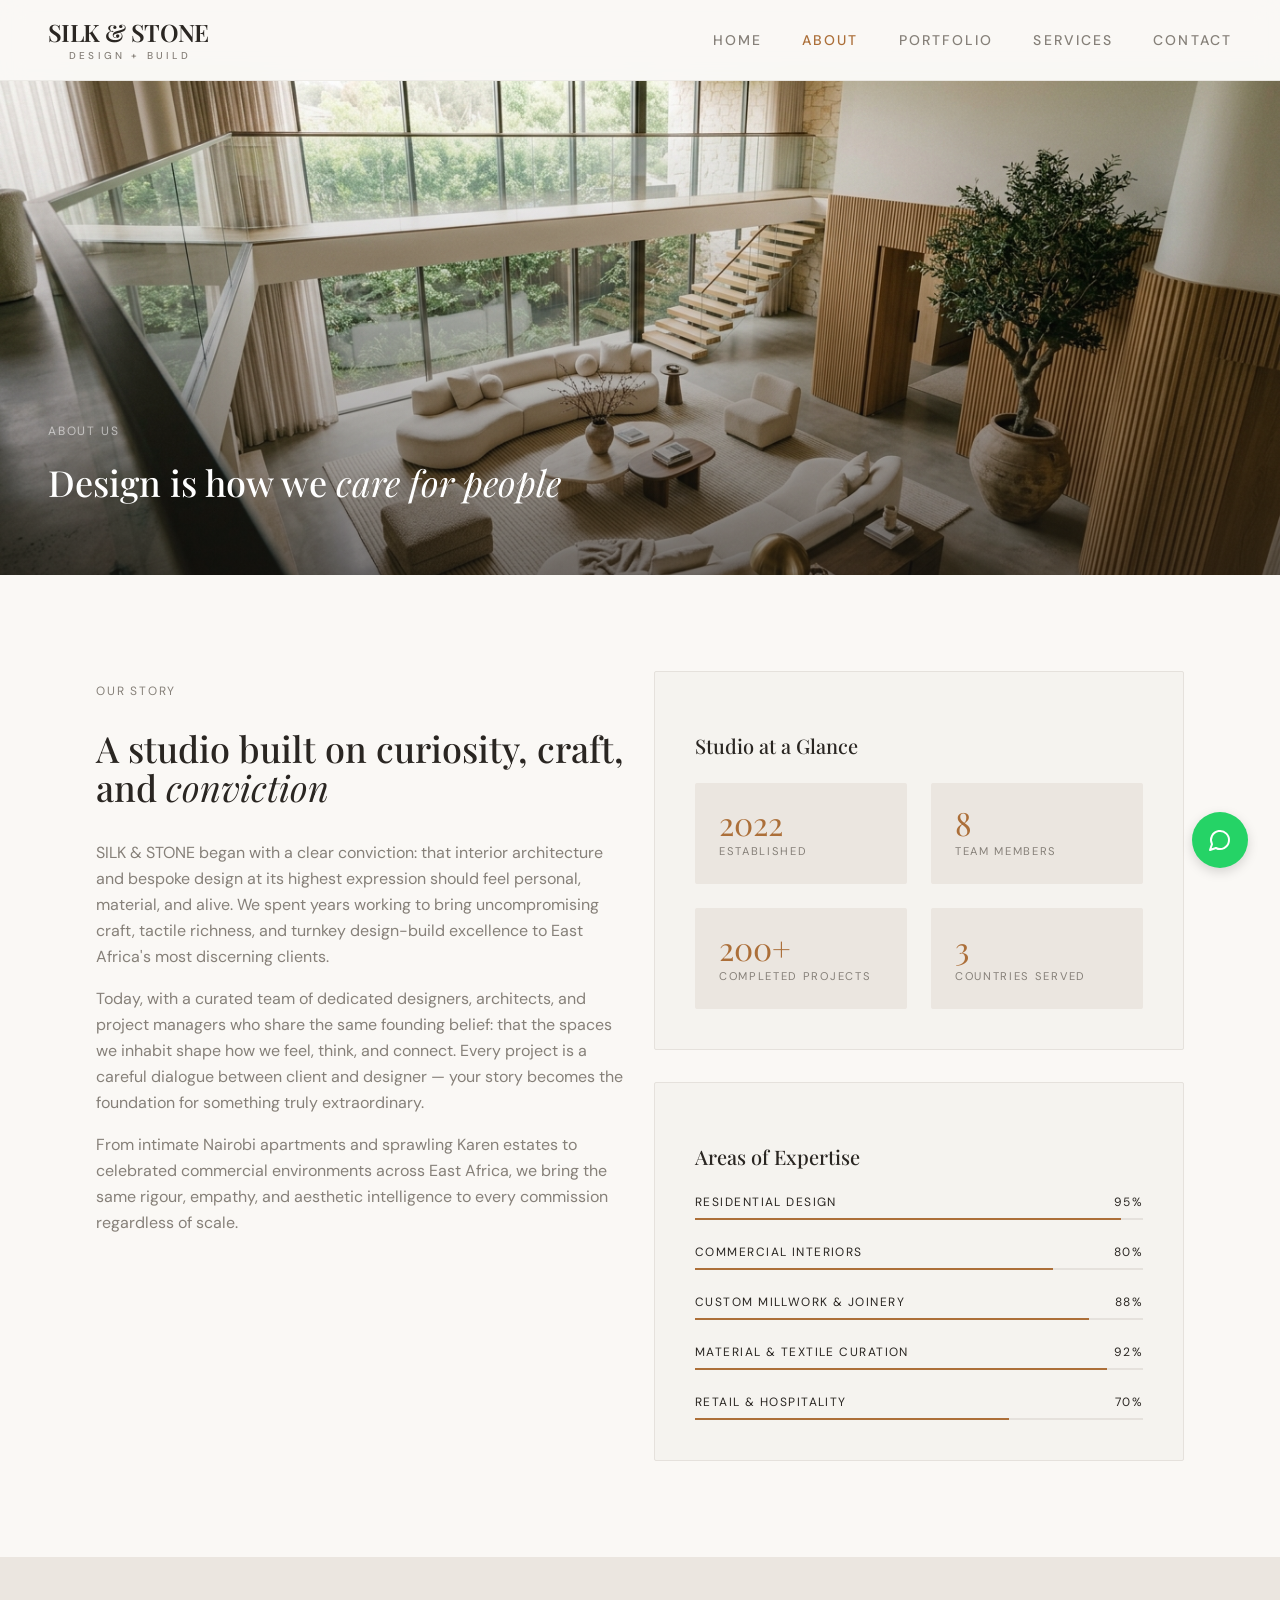
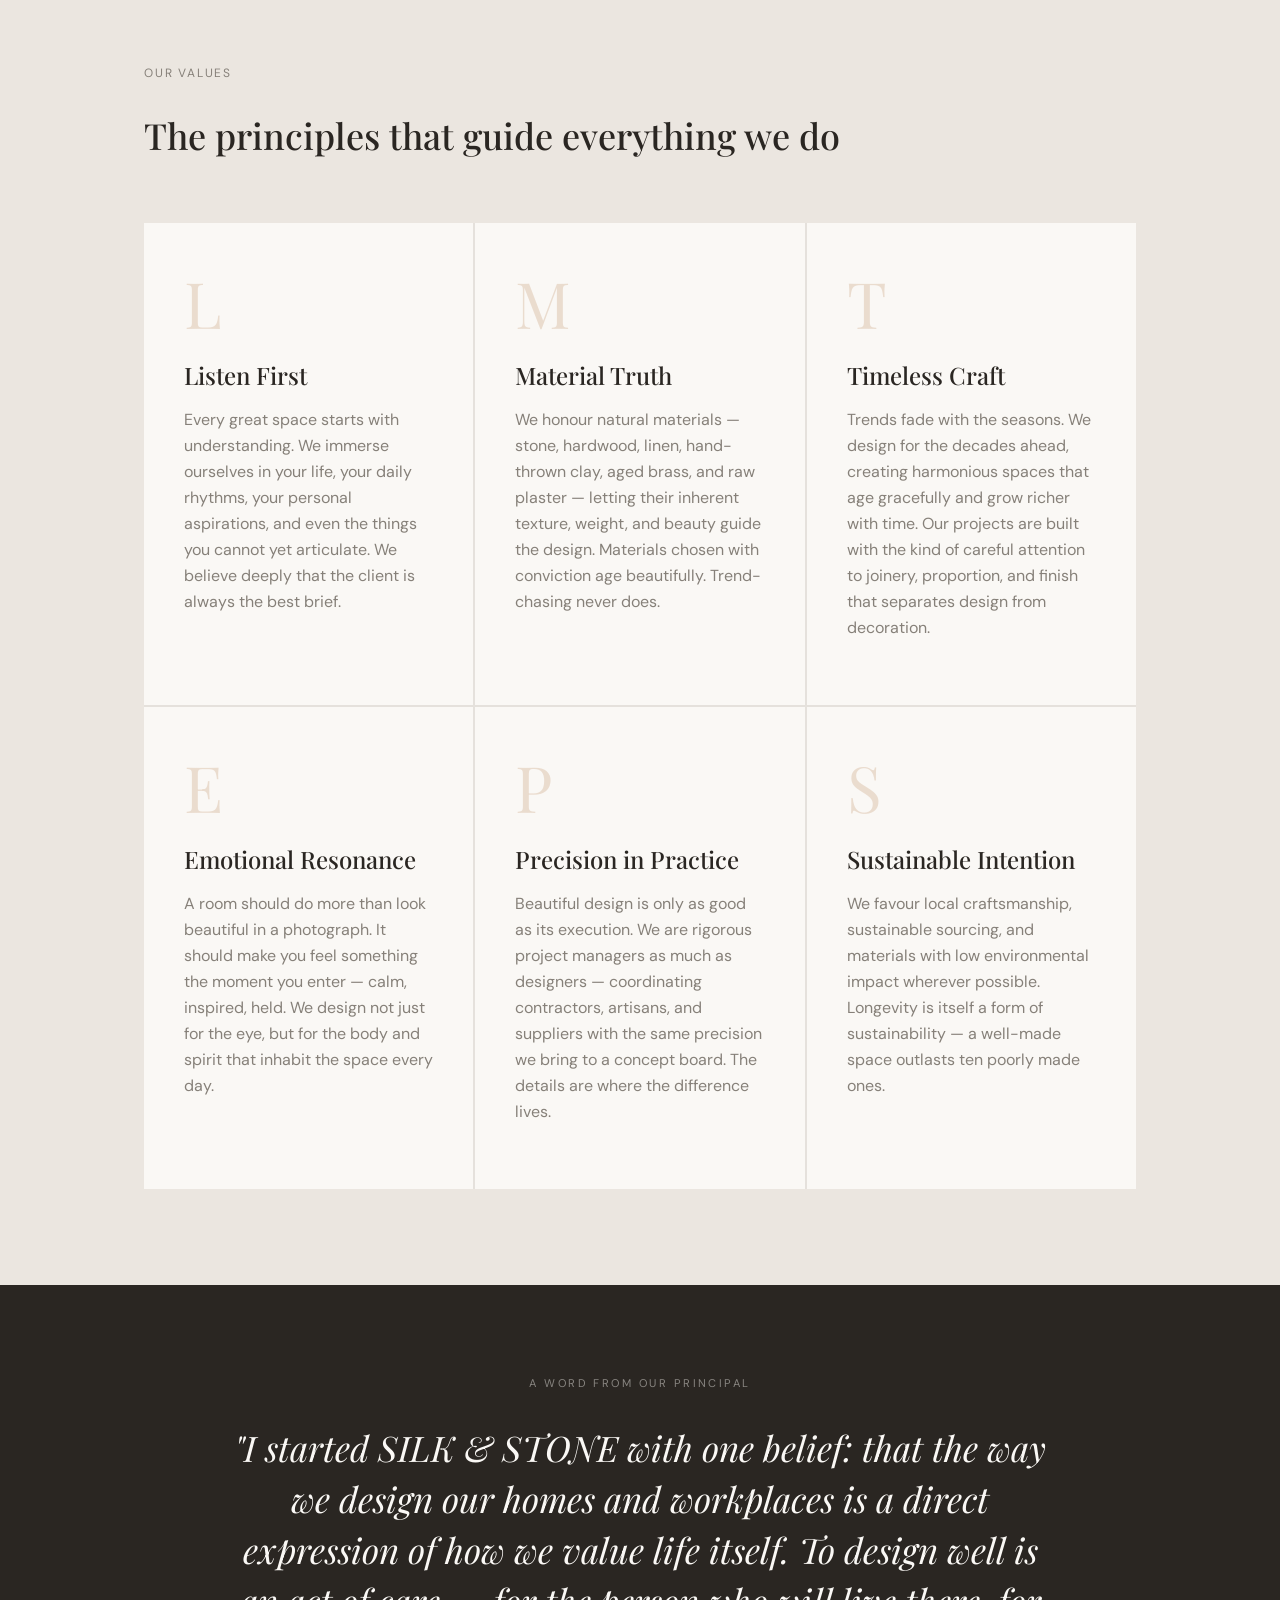
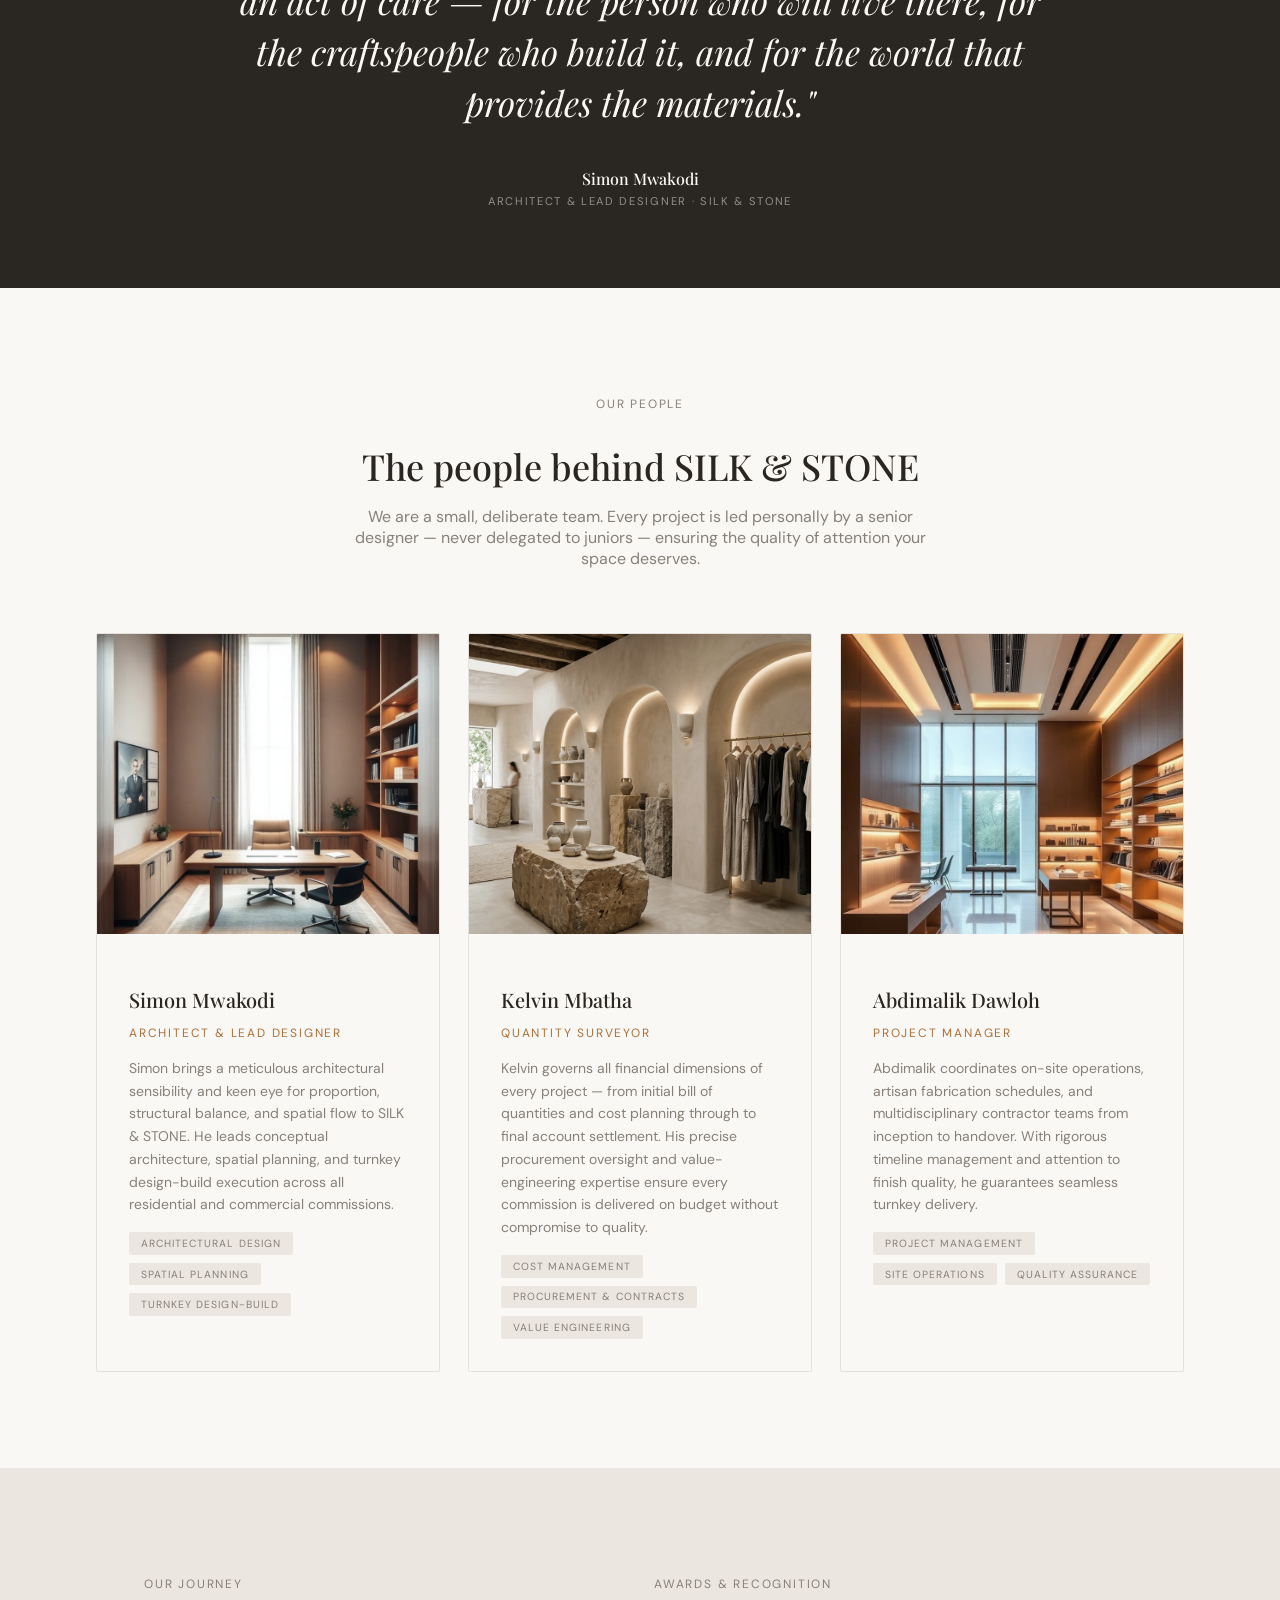
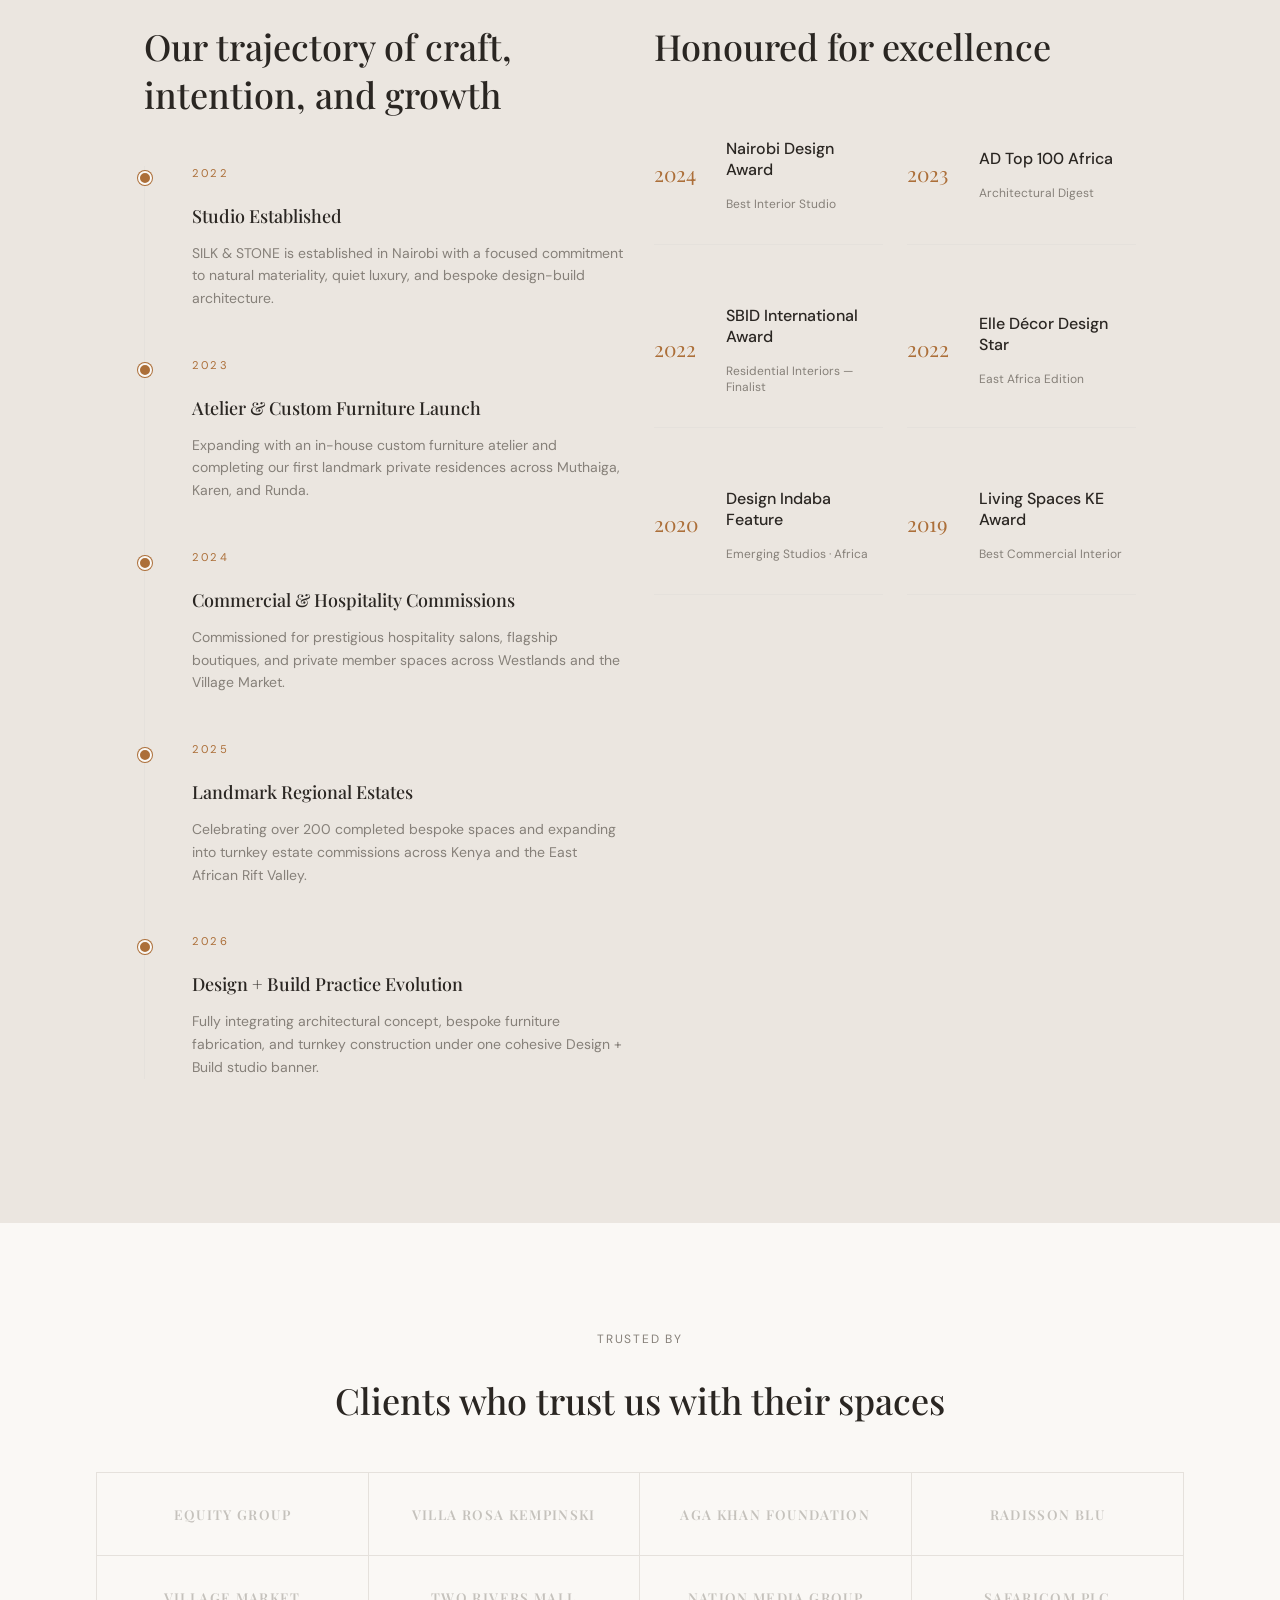
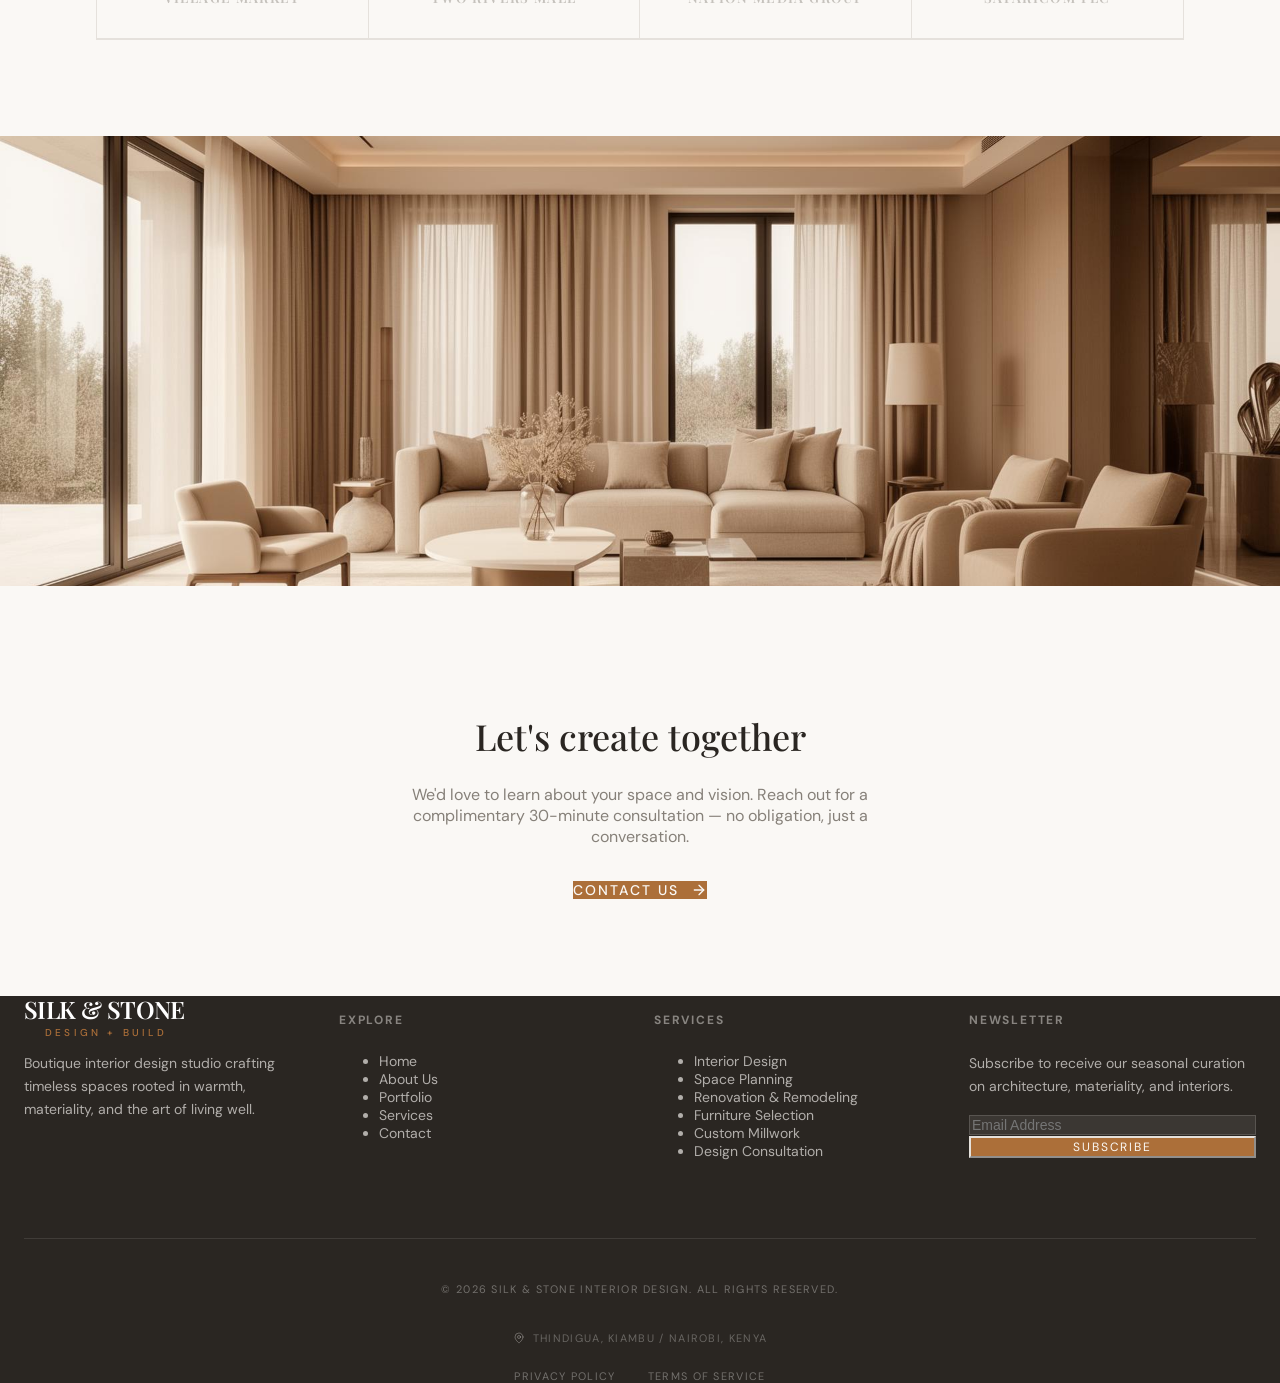
<file: silk-stone-interiors/about.html>
<!DOCTYPE html>
<html lang="en">
<head>
    <meta charset="UTF-8">
    <meta name="viewport" content="width=device-width, initial-scale=1.0">
    <title>About Us — SILK &amp; STONE | Boutique Interior Design Studio, Nairobi</title>
    <meta name="description" content="Learn about SILK &amp; STONE, our founding story, design philosophy, core pillars, and the talented team of designers and architects behind our boutique interior design studio.">
    <meta name="author" content="SILK &amp; STONE">
    <link rel="canonical" href="https://silkandstone.design/about">

    <link rel="stylesheet" href="styles/main.css">
    <link rel="preconnect" href="https://fonts.googleapis.com">
    <link rel="preconnect" href="https://fonts.gstatic.com" crossorigin>
    <link href="https://fonts.googleapis.com/css2?family=DM+Sans:ital,opsz,wght@0,9..40,300;0,9..40,400;0,9..40,500;0,9..40,600;0,9..40,700;1,9..40,400&family=Playfair+Display:ital,wght@0,400;0,500;0,600;0,700;1,400;1,500&display=swap" rel="stylesheet">

    <style>
        /* Page Hero Banner */
        .page-hero {
            height: 55vh;
            min-height: 380px;
            position: relative;
            overflow: hidden;
            display: flex;
            align-items: flex-end;
        }
        .page-hero img {
            position: absolute;
            inset: 0;
            width: 100%;
            height: 100%;
            object-fit: cover;
        }
        .page-hero-overlay {
            position: absolute;
            inset: 0;
            background: linear-gradient(to top, rgba(26,22,19,0.55) 0%, rgba(26,22,19,0.15) 60%, transparent 100%);
        }
        .page-hero-content {
            position: relative;
            z-index: 10;
            padding: 3rem;
            max-width: 80rem;
            width: 100%;
            margin: 0 auto;
        }
        /* Timeline */
        .timeline {
            position: relative;
            padding-left: 3rem;
        }
        .timeline::before {
            content: '';
            position: absolute;
            left: 0;
            top: 0;
            bottom: 0;
            width: 1px;
            background: hsl(var(--border));
        }
        .timeline-item {
            position: relative;
            margin-bottom: 3rem;
        }
        .timeline-item::before {
            content: '';
            position: absolute;
            left: -3.375rem;
            top: 0.35rem;
            width: 10px;
            height: 10px;
            border-radius: 50%;
            background: hsl(var(--accent));
            border: 2px solid hsl(var(--background));
            box-shadow: 0 0 0 1px hsl(var(--accent));
        }
        .timeline-year {
            font-family: var(--font-body);
            font-size: 0.7rem;
            letter-spacing: 0.2em;
            text-transform: uppercase;
            color: hsl(var(--accent));
            margin-bottom: 0.5rem;
        }
        /* Team card */
        .team-card {
            border: 1px solid hsl(var(--border));
            overflow: hidden;
            border-radius: 2px;
            transition: border-color 0.3s, box-shadow 0.3s;
        }
        .team-card:hover {
            border-color: hsl(var(--accent));
            box-shadow: 0 8px 32px rgba(0,0,0,0.08);
        }
        .team-card-img {
            width: 100%;
            height: 300px;
            object-fit: cover;
            filter: grayscale(20%);
            transition: filter 0.4s;
        }
        .team-card:hover .team-card-img {
            filter: grayscale(0%);
        }
        .team-card-body {
            padding: 2rem;
        }
        /* Values grid */
        .values-grid {
            display: grid;
            grid-template-columns: repeat(3, 1fr);
            gap: 2px;
            background: hsl(var(--border));
        }
        @media (max-width: 767px) {
            .values-grid { grid-template-columns: 1fr; }
        }
        .value-block {
            background: hsl(var(--background));
            padding: 3rem 2.5rem;
        }
        .value-block:hover {
            background: hsl(var(--secondary));
        }
        /* Awards list */
        .awards-list {
            display: grid;
            grid-template-columns: 1fr 1fr;
            gap: 1.5rem;
        }
        @media (max-width: 767px) {
            .awards-list { grid-template-columns: 1fr; }
        }
        .award-row {
            display: flex;
            align-items: center;
            gap: 1rem;
            padding: 1.25rem 0;
            border-bottom: 1px solid hsl(var(--border));
        }
        .award-row-year {
            font-family: var(--font-display);
            font-size: 1.3rem;
            font-weight: 300;
            color: hsl(var(--accent));
            min-width: 3.5rem;
        }
        /* Studio values big letters */
        .value-letter {
            font-family: var(--font-display);
            font-size: 4rem;
            font-weight: 300;
            color: hsl(var(--accent));
            opacity: 0.2;
            line-height: 1;
            margin-bottom: 0.5rem;
        }
        /* Quote pull */
        .founder-quote {
            background: hsl(var(--primary));
            color: hsl(var(--primary-foreground));
            padding: 5rem 2rem;
            text-align: center;
        }
        /* Skills bars */
        .skill-bar { margin-bottom: 1.5rem; }
        .skill-label {
            font-family: var(--font-body);
            font-size: 0.75rem;
            letter-spacing: 0.12em;
            text-transform: uppercase;
            color: hsl(var(--foreground));
            display: flex;
            justify-content: space-between;
            margin-bottom: 0.5rem;
        }
        .skill-track {
            height: 2px;
            background: hsl(var(--border));
            overflow: hidden;
        }
        .skill-fill {
            height: 100%;
            background: hsl(var(--accent));
            transform-origin: left;
            animation: fillBar 1.5s ease forwards;
            transform: scaleX(0);
        }
        @keyframes fillBar {
            to { transform: scaleX(1); }
        }
        .clients-section { padding: 4rem 0; }
        .client-grid {
            display: grid;
            grid-template-columns: repeat(4, 1fr);
            gap: 0;
            border: 1px solid hsl(var(--border));
        }
        @media (max-width: 767px) {
            .client-grid { grid-template-columns: repeat(2, 1fr); }
        }
        .client-cell {
            padding: 2rem 1.5rem;
            border-right: 1px solid hsl(var(--border));
            border-bottom: 1px solid hsl(var(--border));
            display: flex;
            align-items: center;
            justify-content: center;
        }
        .client-cell:nth-child(4n) { border-right: none; }
        .client-name {
            font-family: var(--font-display);
            font-size: 0.85rem;
            font-weight: 600;
            letter-spacing: 0.1em;
            text-transform: uppercase;
            color: hsl(var(--muted-foreground));
            opacity: 0.45;
            text-align: center;
        }
    </style>
</head>
<body class="bg-background text-foreground antialiased selection:bg-accent selection:text-white">

    <!-- Fixed Header -->
    <header class="site-header fixed top-0 left-0 right-0 z-50">
        <div class="max-w-7xl mx-auto px-6 md:px-12 flex items-center justify-between h-20">
            <a href="index.html" class="brand-group">
                <span class="brand font-display text-2xl font-semibold tracking-tight text-foreground">SILK &amp; STONE</span>
                <span class="brand-subheading">DESIGN + BUILD</span>
            </a>
            <nav class="hidden md:flex items-center gap-10">
                <a href="index.html"     class="nav-link font-body text-sm tracking-widest uppercase transition-colors duration-300">Home</a>
                <a href="about.html"     class="nav-link font-body text-sm tracking-widest uppercase transition-colors duration-300 active">About</a>
                <a href="portfolio.html" class="nav-link font-body text-sm tracking-widest uppercase transition-colors duration-300">Portfolio</a>
                <a href="services.html"  class="nav-link font-body text-sm tracking-widest uppercase transition-colors duration-300">Services</a>
                <a href="contact.html"   class="nav-link font-body text-sm tracking-widest uppercase transition-colors duration-300">Contact</a>
            </nav>
            <button class="md:hidden text-foreground bg-transparent border-none cursor-pointer p-2" aria-label="Toggle menu" id="menu-toggle">
                <svg xmlns="http://www.w3.org/2000/svg" width="24" height="24" viewBox="0 0 24 24" fill="none" stroke="currentColor" stroke-width="2" stroke-linecap="round" stroke-linejoin="round">
                    <line x1="3" y1="12" x2="21" y2="12"></line><line x1="3" y1="6" x2="21" y2="6"></line><line x1="3" y1="18" x2="21" y2="18"></line>
                </svg>
            </button>
        </div>
        <div id="mobile-nav" class="md:hidden bg-background border-b border-border hidden animate-fade-in">
            <div class="flex flex-col px-6 py-6 gap-6">
                <a href="index.html"     class="nav-link font-body text-sm tracking-widest uppercase">Home</a>
                <a href="about.html"     class="nav-link font-body text-sm tracking-widest uppercase active">About</a>
                <a href="portfolio.html" class="nav-link font-body text-sm tracking-widest uppercase">Portfolio</a>
                <a href="services.html"  class="nav-link font-body text-sm tracking-widest uppercase">Services</a>
                <a href="contact.html"   class="nav-link font-body text-sm tracking-widest uppercase">Contact</a>
            </div>
        </div>
    </header>

    <main class="pt-20">

        <!-- ═══════════ PAGE HERO ═══════════ -->
        <div class="page-hero">
            <img src="about-hero-double-volume.jpg" alt="Aerial view of double-volume lounge — SILK &amp; STONE">
            <div class="page-hero-overlay"></div>
            <div class="page-hero-content">
                <p class="font-body text-xs tracking-widest uppercase mb-3" style="color:rgba(255,255,255,0.55);">About Us</p>
                <h1 class="font-display text-4xl sm:text-5xl md:text-6xl font-medium leading-tight" style="color:white; max-width:600px;">
                    Design is how we <em class="font-normal italic">care for people</em>
                </h1>
            </div>
        </div>

        <!-- ═══════════ INTRO PARAGRAPHS ═══════════ -->
        <section class="section-padding max-w-7xl mx-auto px-6 md:px-12">
            <div class="grid grid-cols-1 md:grid-cols-2 gap-12 md:gap-20 items-start">
                <div class="animate-fade-up">
                    <p class="font-body text-xs tracking-widest uppercase text-muted-foreground mb-4">Our Story</p>
                    <h2 class="font-display text-3xl md:text-4xl font-medium text-foreground leading-tight mb-8">
                        A studio built on curiosity, craft, and <em class="font-normal italic">conviction</em>
                    </h2>
                    <p class="font-body text-muted-foreground leading-relaxed mb-5 text-base">
                        SILK &amp; STONE began with a clear conviction: that interior architecture and bespoke design at its highest expression should feel personal, material, and alive. We spent years working to bring uncompromising craft, tactile richness, and turnkey design-build excellence to East Africa's most discerning clients.
                    </p>
                    <p class="font-body text-muted-foreground leading-relaxed mb-5 text-base">
                        Today, with a curated team of dedicated designers, architects, and project managers who share the same founding belief: that the spaces we inhabit shape how we feel, think, and connect. Every project is a careful dialogue between client and designer — your story becomes the foundation for something truly extraordinary.
                    </p>
                    <p class="font-body text-muted-foreground leading-relaxed text-base">
                        From intimate Nairobi apartments and sprawling Karen estates to celebrated commercial environments across East Africa, we bring the same rigour, empathy, and aesthetic intelligence to every commission regardless of scale.
                    </p>
                </div>
                <div>
                    <!-- Studio at a glance -->
                    <div style="background:hsl(var(--card)); border:1px solid hsl(var(--border)); padding:2.5rem; border-radius:2px; margin-bottom:2rem;">
                        <h3 class="font-display text-xl font-medium text-foreground mb-6">Studio at a Glance</h3>
                        <div style="display:grid; grid-template-columns:1fr 1fr; gap:1.5rem;">
                            <div style="padding:1.5rem; background:hsl(var(--secondary)); border-radius:2px;">
                                <span style="font-family:var(--font-display); font-size:2rem; font-weight:300; color:hsl(var(--accent)); display:block; line-height:1;">2022</span>
                                <span style="font-family:var(--font-body); font-size:0.7rem; letter-spacing:0.15em; text-transform:uppercase; color:hsl(var(--muted-foreground));">Established</span>
                            </div>
                            <div style="padding:1.5rem; background:hsl(var(--secondary)); border-radius:2px;">
                                <span style="font-family:var(--font-display); font-size:2rem; font-weight:300; color:hsl(var(--accent)); display:block; line-height:1;">8</span>
                                <span style="font-family:var(--font-body); font-size:0.7rem; letter-spacing:0.15em; text-transform:uppercase; color:hsl(var(--muted-foreground));">Team Members</span>
                            </div>
                            <div style="padding:1.5rem; background:hsl(var(--secondary)); border-radius:2px;">
                                <span style="font-family:var(--font-display); font-size:2rem; font-weight:300; color:hsl(var(--accent)); display:block; line-height:1;">200+</span>
                                <span style="font-family:var(--font-body); font-size:0.7rem; letter-spacing:0.15em; text-transform:uppercase; color:hsl(var(--muted-foreground));">Completed Projects</span>
                            </div>
                            <div style="padding:1.5rem; background:hsl(var(--secondary)); border-radius:2px;">
                                <span style="font-family:var(--font-display); font-size:2rem; font-weight:300; color:hsl(var(--accent)); display:block; line-height:1;">3</span>
                                <span style="font-family:var(--font-body); font-size:0.7rem; letter-spacing:0.15em; text-transform:uppercase; color:hsl(var(--muted-foreground));">Countries Served</span>
                            </div>
                        </div>
                    </div>
                    <!-- Areas of expertise -->
                    <div style="padding:2.5rem; background:hsl(var(--card)); border:1px solid hsl(var(--border)); border-radius:2px;">
                        <h3 class="font-display text-xl font-medium text-foreground mb-6">Areas of Expertise</h3>
                        <div class="skill-bar">
                            <div class="skill-label"><span>Residential Design</span><span>95%</span></div>
                            <div class="skill-track"><div class="skill-fill" style="width:95%;"></div></div>
                        </div>
                        <div class="skill-bar">
                            <div class="skill-label"><span>Commercial Interiors</span><span>80%</span></div>
                            <div class="skill-track"><div class="skill-fill" style="width:80%;"></div></div>
                        </div>
                        <div class="skill-bar">
                            <div class="skill-label"><span>Custom Millwork &amp; Joinery</span><span>88%</span></div>
                            <div class="skill-track"><div class="skill-fill" style="width:88%;"></div></div>
                        </div>
                        <div class="skill-bar">
                            <div class="skill-label"><span>Material &amp; Textile Curation</span><span>92%</span></div>
                            <div class="skill-track"><div class="skill-fill" style="width:92%;"></div></div>
                        </div>
                        <div class="skill-bar" style="margin-bottom:0;">
                            <div class="skill-label"><span>Retail &amp; Hospitality</span><span>70%</span></div>
                            <div class="skill-track"><div class="skill-fill" style="width:70%;"></div></div>
                        </div>
                    </div>
                </div>
            </div>
        </section>

        <!-- ═══════════ CORE PILLARS ═══════════ -->
        <section class="section-padding bg-secondary">
            <div class="max-w-7xl mx-auto px-6 md:px-12">
                <p class="font-body text-xs tracking-widest uppercase text-muted-foreground mb-4">Our Values</p>
                <h2 class="font-display text-3xl md:text-4xl font-medium text-foreground mb-16">The principles that guide everything we do</h2>
                <div class="values-grid">
                    <div class="value-block reveal-on-scroll">
                        <div class="value-letter">L</div>
                        <h3 class="font-display text-2xl font-medium text-foreground mb-4">Listen First</h3>
                        <p class="font-body text-muted-foreground leading-relaxed">
                            Every great space starts with understanding. We immerse ourselves in your life, your daily rhythms, your personal aspirations, and even the things you cannot yet articulate. We believe deeply that the client is always the best brief.
                        </p>
                    </div>
                    <div class="value-block reveal-on-scroll">
                        <div class="value-letter">M</div>
                        <h3 class="font-display text-2xl font-medium text-foreground mb-4">Material Truth</h3>
                        <p class="font-body text-muted-foreground leading-relaxed">
                            We honour natural materials — stone, hardwood, linen, hand-thrown clay, aged brass, and raw plaster — letting their inherent texture, weight, and beauty guide the design. Materials chosen with conviction age beautifully. Trend-chasing never does.
                        </p>
                    </div>
                    <div class="value-block reveal-on-scroll">
                        <div class="value-letter">T</div>
                        <h3 class="font-display text-2xl font-medium text-foreground mb-4">Timeless Craft</h3>
                        <p class="font-body text-muted-foreground leading-relaxed">
                            Trends fade with the seasons. We design for the decades ahead, creating harmonious spaces that age gracefully and grow richer with time. Our projects are built with the kind of careful attention to joinery, proportion, and finish that separates design from decoration.
                        </p>
                    </div>
                    <div class="value-block reveal-on-scroll">
                        <div class="value-letter">E</div>
                        <h3 class="font-display text-2xl font-medium text-foreground mb-4">Emotional Resonance</h3>
                        <p class="font-body text-muted-foreground leading-relaxed">
                            A room should do more than look beautiful in a photograph. It should make you feel something the moment you enter — calm, inspired, held. We design not just for the eye, but for the body and spirit that inhabit the space every day.
                        </p>
                    </div>
                    <div class="value-block reveal-on-scroll">
                        <div class="value-letter">P</div>
                        <h3 class="font-display text-2xl font-medium text-foreground mb-4">Precision in Practice</h3>
                        <p class="font-body text-muted-foreground leading-relaxed">
                            Beautiful design is only as good as its execution. We are rigorous project managers as much as designers — coordinating contractors, artisans, and suppliers with the same precision we bring to a concept board. The details are where the difference lives.
                        </p>
                    </div>
                    <div class="value-block reveal-on-scroll">
                        <div class="value-letter">S</div>
                        <h3 class="font-display text-2xl font-medium text-foreground mb-4">Sustainable Intention</h3>
                        <p class="font-body text-muted-foreground leading-relaxed">
                            We favour local craftsmanship, sustainable sourcing, and materials with low environmental impact wherever possible. Longevity is itself a form of sustainability — a well-made space outlasts ten poorly made ones.
                        </p>
                    </div>
                </div>
            </div>
        </section>

        <!-- ═══════════ FOUNDER PULL QUOTE ═══════════ -->
        <div class="founder-quote">
            <p style="font-family:var(--font-body); font-size:0.7rem; letter-spacing:0.22em; text-transform:uppercase; color:hsla(var(--primary-foreground)/0.45); margin-bottom:2rem;">A word from our principal</p>
            <blockquote style="font-family:var(--font-display); font-size:clamp(1.4rem, 3vw, 2.2rem); font-style:italic; font-weight:400; color:hsl(var(--primary-foreground)); max-width:820px; margin:0 auto 2.5rem; line-height:1.45;">
                "I started SILK &amp; STONE with one belief: that the way we design our homes and workplaces is a direct expression of how we value life itself. To design well is an act of care — for the person who will live there, for the craftspeople who build it, and for the world that provides the materials."
            </blockquote>
            <div style="display:flex; flex-direction:column; align-items:center; gap:0.3rem;">
                <span style="font-family:var(--font-display); font-size:1rem; font-weight:500; color:hsl(var(--primary-foreground));">Simon Mwakodi</span>
                <span style="font-family:var(--font-body); font-size:0.7rem; letter-spacing:0.15em; text-transform:uppercase; color:hsla(var(--primary-foreground)/0.5);">Architect &amp; Lead Designer · SILK &amp; STONE</span>
            </div>
        </div>

        <!-- ═══════════ TEAM ═══════════ -->
        <section class="section-padding max-w-7xl mx-auto px-6 md:px-12">
            <p class="font-body text-xs tracking-widest uppercase text-muted-foreground mb-4 text-center">Our People</p>
            <h2 class="font-display text-3xl md:text-4xl font-medium text-foreground mb-4 text-center">
                The people behind SILK &amp; STONE
            </h2>
            <p class="font-body text-muted-foreground text-center max-w-xl mx-auto mb-16">
                We are a small, deliberate team. Every project is led personally by a senior designer — never delegated to juniors — ensuring the quality of attention your space deserves.
            </p>

            <div class="grid grid-cols-1 md:grid-cols-3 gap-8">
                <!-- Team Member 1 -->
                <div class="team-card reveal-on-scroll">
                    <img src="portfolio-office.jpg" alt="Simon Mwakodi — Architect &amp; Lead Designer" class="team-card-img">
                    <div class="team-card-body">
                        <h3 class="font-display text-xl font-medium text-foreground mb-1">Simon Mwakodi</h3>
                        <p class="font-body text-xs tracking-widest uppercase text-accent mb-4">Architect &amp; Lead Designer</p>
                        <p class="font-body text-muted-foreground text-sm leading-relaxed mb-4">Simon brings a meticulous architectural sensibility and keen eye for proportion, structural balance, and spatial flow to SILK &amp; STONE. He leads conceptual architecture, spatial planning, and turnkey design-build execution across all residential and commercial commissions.</p>
                        <div style="display:flex; flex-wrap:wrap; gap:0.5rem; margin-top:1rem;">
                            <span style="background:hsl(var(--secondary)); font-family:var(--font-body); font-size:0.65rem; letter-spacing:0.1em; text-transform:uppercase; color:hsl(var(--muted-foreground)); padding:0.3rem 0.75rem; border-radius:2px;">Architectural Design</span>
                            <span style="background:hsl(var(--secondary)); font-family:var(--font-body); font-size:0.65rem; letter-spacing:0.1em; text-transform:uppercase; color:hsl(var(--muted-foreground)); padding:0.3rem 0.75rem; border-radius:2px;">Spatial Planning</span>
                            <span style="background:hsl(var(--secondary)); font-family:var(--font-body); font-size:0.65rem; letter-spacing:0.1em; text-transform:uppercase; color:hsl(var(--muted-foreground)); padding:0.3rem 0.75rem; border-radius:2px;">Turnkey Design-Build</span>
                        </div>
                    </div>
                </div>

                <!-- Team Member 2 -->
                <div class="team-card reveal-on-scroll">
                    <img src="project-artisan-concept.jpg" alt="Kelvin Mbatha — Quantity Surveyor" class="team-card-img">
                    <div class="team-card-body">
                        <h3 class="font-display text-xl font-medium text-foreground mb-1">Kelvin Mbatha</h3>
                        <p class="font-body text-xs tracking-widest uppercase text-accent mb-4">Quantity Surveyor</p>
                        <p class="font-body text-muted-foreground text-sm leading-relaxed mb-4">Kelvin governs all financial dimensions of every project — from initial bill of quantities and cost planning through to final account settlement. His precise procurement oversight and value-engineering expertise ensure every commission is delivered on budget without compromise to quality.</p>
                        <div style="display:flex; flex-wrap:wrap; gap:0.5rem; margin-top:1rem;">
                            <span style="background:hsl(var(--secondary)); font-family:var(--font-body); font-size:0.65rem; letter-spacing:0.1em; text-transform:uppercase; color:hsl(var(--muted-foreground)); padding:0.3rem 0.75rem; border-radius:2px;">Cost Management</span>
                            <span style="background:hsl(var(--secondary)); font-family:var(--font-body); font-size:0.65rem; letter-spacing:0.1em; text-transform:uppercase; color:hsl(var(--muted-foreground)); padding:0.3rem 0.75rem; border-radius:2px;">Procurement &amp; Contracts</span>
                            <span style="background:hsl(var(--secondary)); font-family:var(--font-body); font-size:0.65rem; letter-spacing:0.1em; text-transform:uppercase; color:hsl(var(--muted-foreground)); padding:0.3rem 0.75rem; border-radius:2px;">Value Engineering</span>
                        </div>
                    </div>
                </div>

                <!-- Team Member 3 -->
                <div class="team-card reveal-on-scroll">
                    <img src="portfolio-retail.jpg" alt="Abdimalik Dawloh — Project Manager" class="team-card-img">
                    <div class="team-card-body">
                        <h3 class="font-display text-xl font-medium text-foreground mb-1">Abdimalik Dawloh</h3>
                        <p class="font-body text-xs tracking-widest uppercase text-accent mb-4">Project Manager</p>
                        <p class="font-body text-muted-foreground text-sm leading-relaxed mb-4">Abdimalik coordinates on-site operations, artisan fabrication schedules, and multidisciplinary contractor teams from inception to handover. With rigorous timeline management and attention to finish quality, he guarantees seamless turnkey delivery.</p>
                        <div style="display:flex; flex-wrap:wrap; gap:0.5rem; margin-top:1rem;">
                            <span style="background:hsl(var(--secondary)); font-family:var(--font-body); font-size:0.65rem; letter-spacing:0.1em; text-transform:uppercase; color:hsl(var(--muted-foreground)); padding:0.3rem 0.75rem; border-radius:2px;">Project Management</span>
                            <span style="background:hsl(var(--secondary)); font-family:var(--font-body); font-size:0.65rem; letter-spacing:0.1em; text-transform:uppercase; color:hsl(var(--muted-foreground)); padding:0.3rem 0.75rem; border-radius:2px;">Site Operations</span>
                            <span style="background:hsl(var(--secondary)); font-family:var(--font-body); font-size:0.65rem; letter-spacing:0.1em; text-transform:uppercase; color:hsl(var(--muted-foreground)); padding:0.3rem 0.75rem; border-radius:2px;">Quality Assurance</span>
                        </div>
                    </div>
                </div>
            </div>
        </section>

        <!-- ═══════════ STUDIO TIMELINE ═══════════ -->
        <section class="section-padding bg-secondary">
            <div class="max-w-7xl mx-auto px-6 md:px-12">
                <div class="grid grid-cols-1 md:grid-cols-2 gap-16 items-start">
                    <div>
                        <p class="font-body text-xs tracking-widest uppercase text-muted-foreground mb-4">Our Journey</p>
                        <h2 class="font-display text-3xl md:text-4xl font-medium text-foreground mb-12">Our trajectory of craft, intention, and growth</h2>
                        <div class="timeline">
                            <div class="timeline-item reveal-on-scroll">
                                <p class="timeline-year">2022</p>
                                <h4 class="font-display text-lg font-medium text-foreground mb-2">Studio Established</h4>
                                <p class="font-body text-sm text-muted-foreground leading-relaxed">SILK &amp; STONE is established in Nairobi with a focused commitment to natural materiality, quiet luxury, and bespoke design-build architecture.</p>
                            </div>
                            <div class="timeline-item reveal-on-scroll">
                                <p class="timeline-year">2023</p>
                                <h4 class="font-display text-lg font-medium text-foreground mb-2">Atelier &amp; Custom Furniture Launch</h4>
                                <p class="font-body text-sm text-muted-foreground leading-relaxed">Expanding with an in-house custom furniture atelier and completing our first landmark private residences across Muthaiga, Karen, and Runda.</p>
                            </div>
                            <div class="timeline-item reveal-on-scroll">
                                <p class="timeline-year">2024</p>
                                <h4 class="font-display text-lg font-medium text-foreground mb-2">Commercial &amp; Hospitality Commissions</h4>
                                <p class="font-body text-sm text-muted-foreground leading-relaxed">Commissioned for prestigious hospitality salons, flagship boutiques, and private member spaces across Westlands and the Village Market.</p>
                            </div>
                            <div class="timeline-item reveal-on-scroll">
                                <p class="timeline-year">2025</p>
                                <h4 class="font-display text-lg font-medium text-foreground mb-2">Landmark Regional Estates</h4>
                                <p class="font-body text-sm text-muted-foreground leading-relaxed">Celebrating over 200 completed bespoke spaces and expanding into turnkey estate commissions across Kenya and the East African Rift Valley.</p>
                            </div>
                            <div class="timeline-item reveal-on-scroll">
                                <p class="timeline-year">2026</p>
                                <h4 class="font-display text-lg font-medium text-foreground mb-2">Design + Build Practice Evolution</h4>
                                <p class="font-body text-sm text-muted-foreground leading-relaxed">Fully integrating architectural concept, bespoke furniture fabrication, and turnkey construction under one cohesive Design + Build studio banner.</p>
                            </div>
                        </div>
                    </div>
                    <!-- Awards column -->
                    <div>
                        <p class="font-body text-xs tracking-widest uppercase text-muted-foreground mb-4">Awards &amp; Recognition</p>
                        <h2 class="font-display text-3xl md:text-4xl font-medium text-foreground mb-8">Honoured for excellence</h2>
                        <div class="awards-list">
                            <div class="award-row">
                                <span class="award-row-year">2024</span>
                                <div>
                                    <p class="font-display text-base font-medium text-foreground">Nairobi Design Award</p>
                                    <p class="font-body text-xs text-muted-foreground">Best Interior Studio</p>
                                </div>
                            </div>
                            <div class="award-row">
                                <span class="award-row-year">2023</span>
                                <div>
                                    <p class="font-display text-base font-medium text-foreground">AD Top 100 Africa</p>
                                    <p class="font-body text-xs text-muted-foreground">Architectural Digest</p>
                                </div>
                            </div>
                            <div class="award-row">
                                <span class="award-row-year">2022</span>
                                <div>
                                    <p class="font-display text-base font-medium text-foreground">SBID International Award</p>
                                    <p class="font-body text-xs text-muted-foreground">Residential Interiors — Finalist</p>
                                </div>
                            </div>
                            <div class="award-row">
                                <span class="award-row-year">2022</span>
                                <div>
                                    <p class="font-display text-base font-medium text-foreground">Elle Décor Design Star</p>
                                    <p class="font-body text-xs text-muted-foreground">East Africa Edition</p>
                                </div>
                            </div>
                            <div class="award-row">
                                <span class="award-row-year">2020</span>
                                <div>
                                    <p class="font-display text-base font-medium text-foreground">Design Indaba Feature</p>
                                    <p class="font-body text-xs text-muted-foreground">Emerging Studios · Africa</p>
                                </div>
                            </div>
                            <div class="award-row">
                                <span class="award-row-year">2019</span>
                                <div>
                                    <p class="font-display text-base font-medium text-foreground">Living Spaces KE Award</p>
                                    <p class="font-body text-xs text-muted-foreground">Best Commercial Interior</p>
                                </div>
                            </div>
                        </div>
                    </div>
                </div>
            </div>
        </section>

        <!-- ═══════════ CLIENTS ═══════════ -->
        <section class="section-padding max-w-7xl mx-auto px-6 md:px-12">
            <p class="font-body text-xs tracking-widest uppercase text-muted-foreground mb-4 text-center">Trusted By</p>
            <h2 class="font-display text-3xl md:text-4xl font-medium text-foreground mb-12 text-center">Clients who trust us with their spaces</h2>
            <div class="client-grid">
                <div class="client-cell"><span class="client-name">Equity Group</span></div>
                <div class="client-cell"><span class="client-name">Villa Rosa Kempinski</span></div>
                <div class="client-cell"><span class="client-name">Aga Khan Foundation</span></div>
                <div class="client-cell"><span class="client-name">Radisson Blu</span></div>
                <div class="client-cell"><span class="client-name">Village Market</span></div>
                <div class="client-cell"><span class="client-name">Two Rivers Mall</span></div>
                <div class="client-cell"><span class="client-name">Nation Media Group</span></div>
                <div class="client-cell"><span class="client-name">Safaricom PLC</span></div>
            </div>
        </section>

        <!-- ═══════════ FULL IMAGE ═══════════ -->
        <section class="image-reveal overflow-hidden">
            <img src="hero-living.jpg" alt="SILK &amp; STONE interior atmosphere" class="w-full object-cover" style="height:450px;" loading="lazy">
        </section>

        <!-- ═══════════ CTA ═══════════ -->
        <section class="section-padding text-center">
            <div style="max-width:36rem; margin:0 auto; padding:0 1.5rem;">
                <h2 class="font-display text-3xl md:text-4xl font-medium text-foreground mb-6">Let's create together</h2>
                <p class="font-body text-muted-foreground mb-8 text-base">
                    We'd love to learn about your space and vision. Reach out for a complimentary 30-minute consultation — no obligation, just a conversation.
                </p>
                <a href="contact.html" class="inline-flex items-center gap-3 bg-accent text-accent-foreground px-8 py-4 font-body text-sm font-medium tracking-widest uppercase hover:opacity-90 transition-opacity rounded-sm shadow-md">
                    Contact Us
                    <svg xmlns="http://www.w3.org/2000/svg" width="16" height="16" viewBox="0 0 24 24" fill="none" stroke="currentColor" stroke-width="2" stroke-linecap="round" stroke-linejoin="round"><line x1="5" y1="12" x2="19" y2="12"></line><polyline points="12 5 19 12 12 19"></polyline></svg>
                </a>
            </div>
        </section>
    </main>

    <!-- Footer -->
    <footer class="bg-primary text-primary-foreground py-16 md:py-20">
        <div class="max-w-7xl mx-auto px-6 md:px-12">
            <div class="grid grid-cols-1 md:grid-cols-4 gap-12">
                <div class="md:col-span-1">
                    <a href="index.html" class="brand-group">
                        <span class="brand font-display text-2xl font-semibold tracking-tight text-primary-foreground">SILK &amp; STONE</span>
                        <span class="brand-subheading-footer">DESIGN + BUILD</span>
                    </a>
                    <p class="font-body text-sm mt-6 leading-relaxed" style="color:hsla(var(--primary-foreground)/0.65);">Boutique interior design studio crafting timeless spaces rooted in warmth, materiality, and the art of living well.</p>
                </div>
                <div>
                    <h4 class="font-body text-xs tracking-widest uppercase mb-6" style="color:hsla(var(--primary-foreground)/0.45);">Explore</h4>
                    <ul class="space-y-3 font-body text-sm" style="color:hsla(var(--primary-foreground)/0.65);">
                        <li><a href="index.html"     class="hover:text-primary-foreground transition-colors">Home</a></li>
                        <li><a href="about.html"     class="hover:text-primary-foreground transition-colors">About Us</a></li>
                        <li><a href="portfolio.html" class="hover:text-primary-foreground transition-colors">Portfolio</a></li>
                        <li><a href="services.html"  class="hover:text-primary-foreground transition-colors">Services</a></li>
                        <li><a href="contact.html"   class="hover:text-primary-foreground transition-colors">Contact</a></li>
                    </ul>
                </div>
                <div>
                    <h4 class="font-body text-xs tracking-widest uppercase mb-6" style="color:hsla(var(--primary-foreground)/0.45);">Services</h4>
                    <ul class="space-y-3 font-body text-sm" style="color:hsla(var(--primary-foreground)/0.65);">
                        <li><a href="services.html" class="hover:text-primary-foreground transition-colors">Interior Design</a></li>
                        <li><a href="services.html" class="hover:text-primary-foreground transition-colors">Space Planning</a></li>
                        <li><a href="services.html" class="hover:text-primary-foreground transition-colors">Renovation &amp; Remodeling</a></li>
                        <li><a href="services.html" class="hover:text-primary-foreground transition-colors">Furniture Selection</a></li>
                        <li><a href="services.html" class="hover:text-primary-foreground transition-colors">Custom Millwork</a></li>
                        <li><a href="services.html" class="hover:text-primary-foreground transition-colors">Design Consultation</a></li>
                    </ul>
                </div>
                <div>
                    <h4 class="font-body text-xs tracking-widest uppercase mb-6" style="color:hsla(var(--primary-foreground)/0.45);">Newsletter</h4>
                    <p class="font-body text-sm mb-4 leading-relaxed" style="color:hsla(var(--primary-foreground)/0.65);">Subscribe to receive our seasonal curation on architecture, materiality, and interiors.</p>
                    <form id="newsletter-form" class="space-y-3">
                        <input type="email" placeholder="Email Address" required class="w-full px-4 py-3 text-sm rounded-sm" style="background:hsla(var(--primary-foreground)/0.08); color:hsl(var(--primary-foreground)); border:1px solid hsla(var(--primary-foreground)/0.15); outline:none;">
                        <button type="submit" class="w-full bg-accent text-accent-foreground px-6 py-3 font-body text-xs tracking-widest uppercase hover:opacity-90 transition-opacity rounded-sm">Subscribe</button>
                    </form>
                </div>
            </div>
            <div class="mt-16 pt-8 flex flex-col md:flex-row justify-between items-center gap-6 font-body" style="border-top:1px solid hsla(var(--primary-foreground)/0.1); font-size:0.68rem; letter-spacing:0.12em; text-transform:uppercase; color:hsla(var(--primary-foreground)/0.35);">
                <p>© 2026 SILK &amp; STONE Interior Design. All rights reserved.</p>
                <div style="display:flex; align-items:center; gap:0.5rem; color:hsla(var(--primary-foreground)/0.3);">
                    <svg xmlns="http://www.w3.org/2000/svg" width="12" height="12" viewBox="0 0 24 24" fill="none" stroke="currentColor" stroke-width="2" stroke-linecap="round" stroke-linejoin="round"><path d="M20 10c0 6-8 12-8 12s-8-6-8-12a8 8 0 0 1 16 0Z"/><circle cx="12" cy="10" r="3"/></svg>
                    Thindigua, Kiambu / Nairobi, Kenya
                </div>
                <div class="flex gap-8">
                    <a href="index.html" class="hover:text-primary-foreground-70 transition-colors">Privacy Policy</a>
                    <a href="index.html" class="hover:text-primary-foreground-70 transition-colors">Terms of Service</a>
                </div>
            </div>
        </div>
    </footer>

    <a href="https://wa.me/254769260012" class="whatsapp-float" target="_blank" rel="noopener noreferrer" aria-label="Chat on WhatsApp">
        <svg xmlns="http://www.w3.org/2000/svg" width="24" height="24" viewBox="0 0 24 24" fill="none" stroke="currentColor" stroke-width="2" stroke-linecap="round" stroke-linejoin="round"><path d="M7.9 20A9 9 0 1 0 4 16.1L2 22Z"/></svg>
    </a>

    <script src="scripts/main.js"></script>
</body>
</html>
</file>
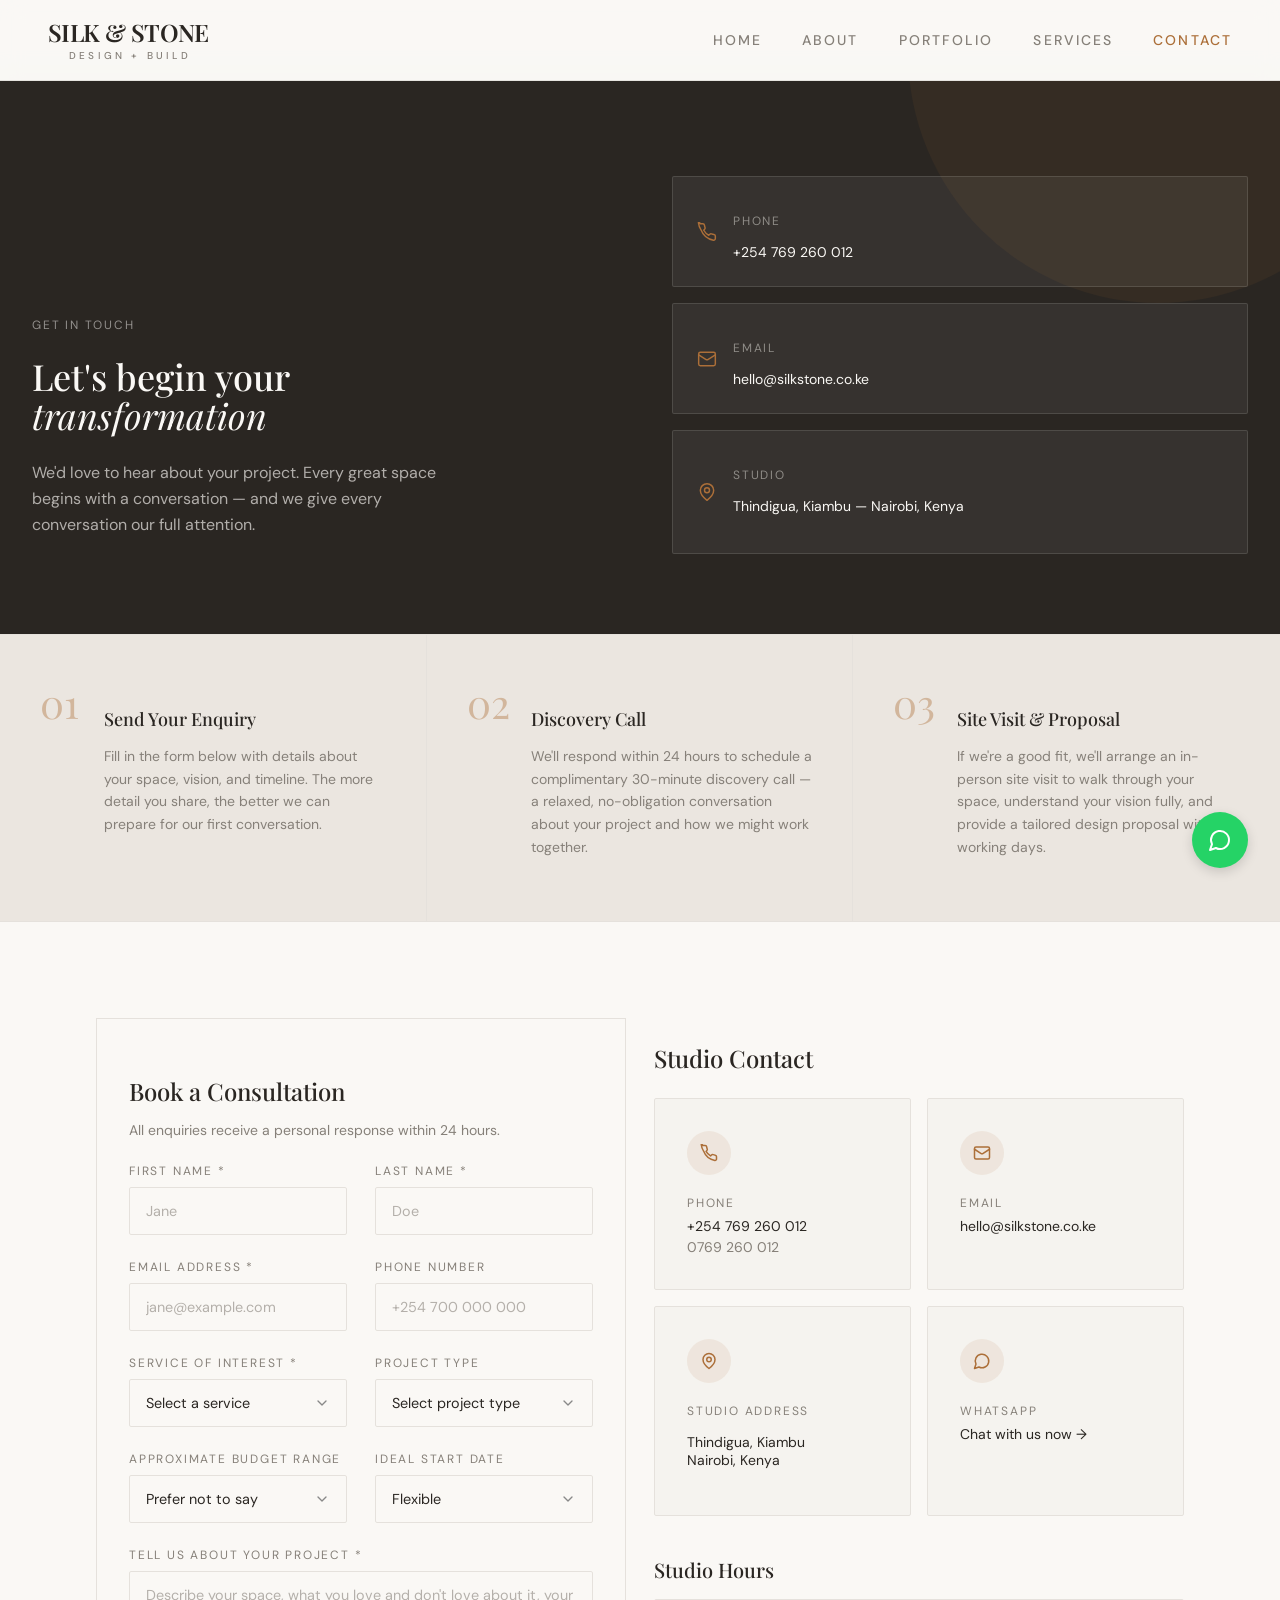
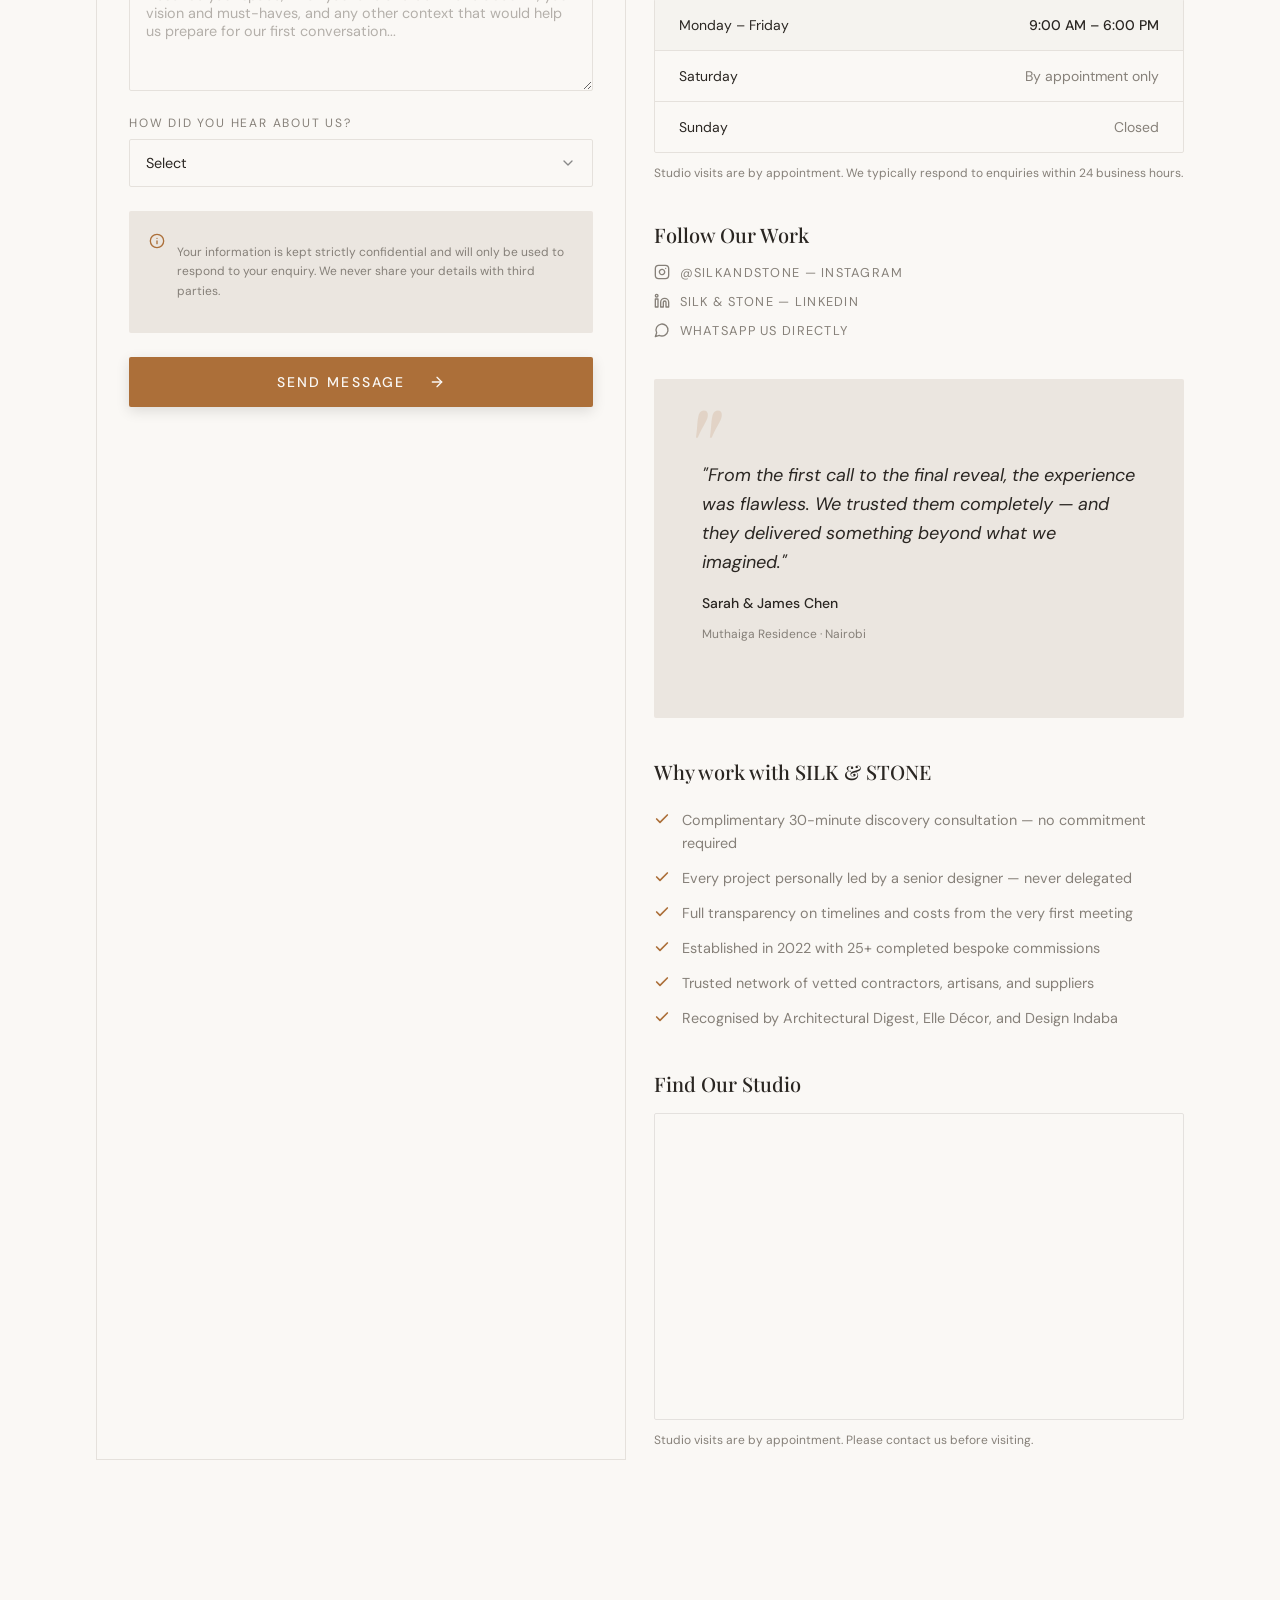
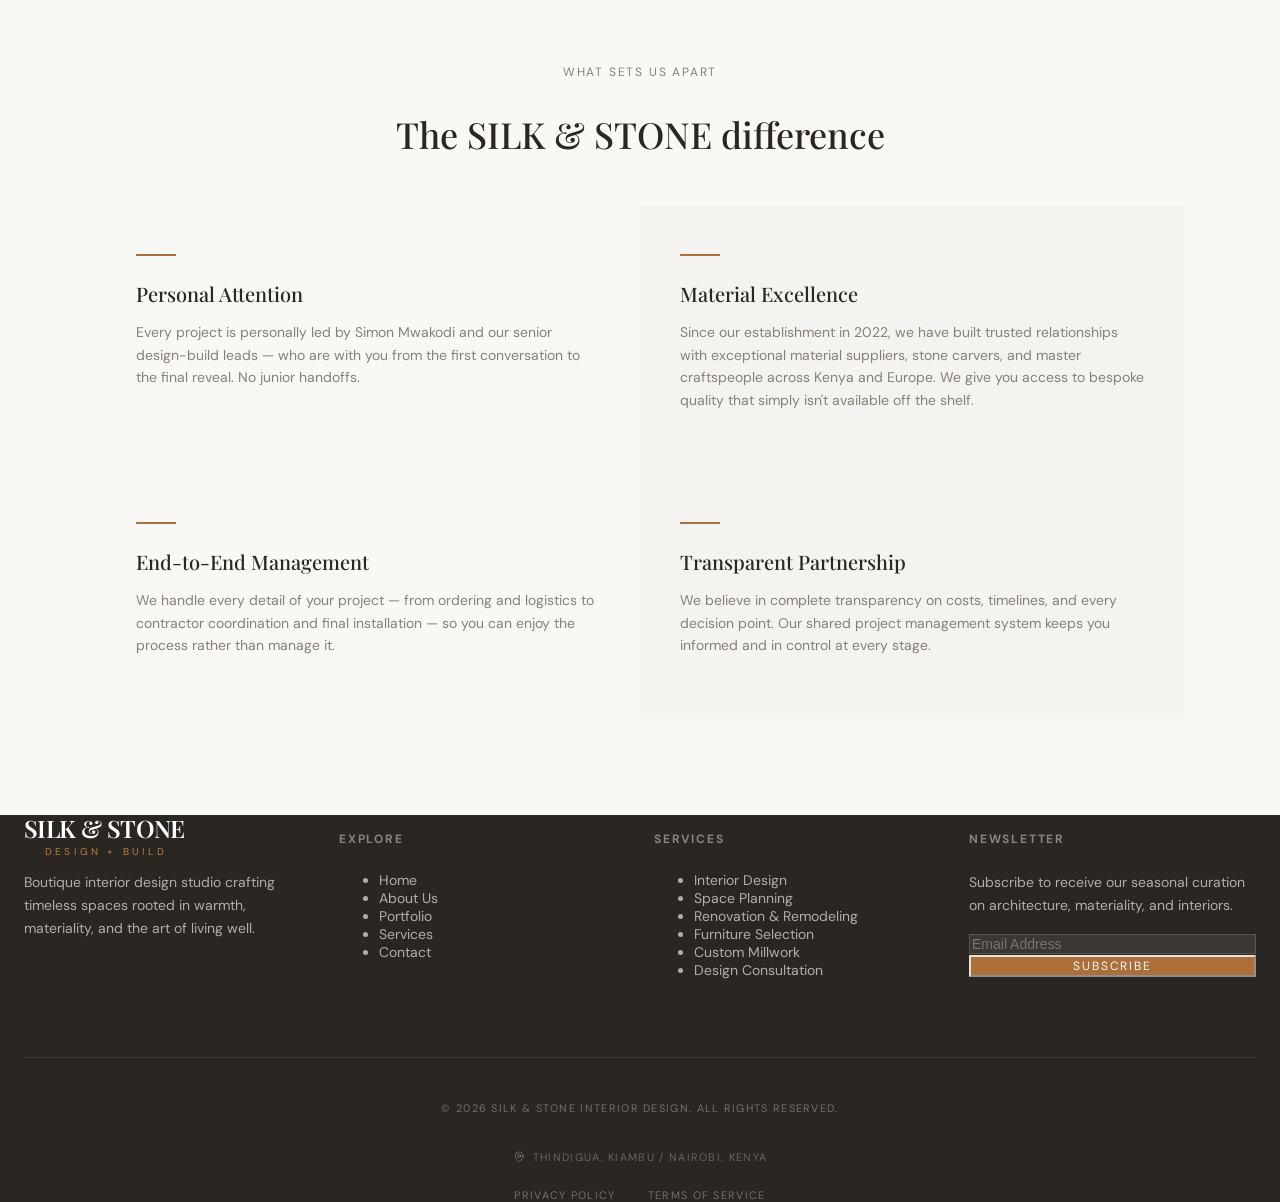
<file: silk-stone-interiors/contact.html>
<!DOCTYPE html>
<html lang="en">
<head>
    <meta charset="UTF-8">
    <meta name="viewport" content="width=device-width, initial-scale=1.0">
    <title>Contact Us — SILK &amp; STONE | Book a Consultation in Nairobi, Kenya</title>
    <meta name="description" content="Reach out to SILK &amp; STONE to book a complimentary design consultation. We serve clients in Nairobi, Kenya and across East Africa for residential, commercial, and retail interior design projects.">
    <meta name="author" content="SILK &amp; STONE">
    <link rel="canonical" href="https://silkandstone.design/contact">

    <link rel="stylesheet" href="styles/main.css">
    <link rel="preconnect" href="https://fonts.googleapis.com">
    <link rel="preconnect" href="https://fonts.gstatic.com" crossorigin>
    <link href="https://fonts.googleapis.com/css2?family=DM+Sans:ital,opsz,wght@0,9..40,300;0,9..40,400;0,9..40,500;0,9..40,600;0,9..40,700;1,9..40,400&family=Playfair+Display:ital,wght@0,400;0,500;0,600;0,700;1,400;1,500&display=swap" rel="stylesheet">

    <style>
        /* Page intro banner */
        .contact-hero {
            background: hsl(var(--primary));
            color: hsl(var(--primary-foreground));
            padding: 6rem 2rem 5rem;
            position: relative;
            overflow: hidden;
        }
        .contact-hero::before {
            content: '';
            position: absolute;
            top: -50%;
            right: -10%;
            width: 500px;
            height: 500px;
            border-radius: 50%;
            background: hsla(var(--accent) / 0.08);
            pointer-events: none;
        }
        .contact-hero-inner {
            max-width: 80rem;
            margin: 0 auto;
            display: grid;
            grid-template-columns: 1fr 1fr;
            gap: 4rem;
            align-items: end;
            position: relative;
            z-index: 1;
        }
        @media (max-width: 767px) {
            .contact-hero-inner { grid-template-columns: 1fr; gap: 2rem; }
        }
        /* Info cards */
        .info-card {
            background: hsl(var(--card));
            border: 1px solid hsl(var(--border));
            padding: 2rem;
            border-radius: 2px;
            transition: border-color 0.3s, box-shadow 0.3s;
        }
        .info-card:hover {
            border-color: hsl(var(--accent));
            box-shadow: 0 4px 20px rgba(0,0,0,0.06);
        }
        .info-card-icon {
            width: 44px;
            height: 44px;
            border-radius: 50%;
            background: hsla(var(--accent) / 0.1);
            display: flex;
            align-items: center;
            justify-content: center;
            color: hsl(var(--accent));
            margin-bottom: 1.25rem;
        }
        /* Form Styling */
        .input-luxury {
            width: 100%;
            background: hsl(var(--background));
            border: 1px solid hsl(var(--border));
            padding: 0.875rem 1rem;
            font-family: var(--font-body);
            font-size: 0.9rem;
            color: hsl(var(--foreground));
            border-radius: 2px;
            outline: none;
            transition: border-color 0.25s, box-shadow 0.25s;
            display: block;
        }
        .input-luxury:focus {
            border-color: hsl(var(--accent));
            box-shadow: 0 0 0 3px hsla(var(--accent) / 0.1);
        }
        .input-luxury::placeholder {
            color: hsl(var(--muted-foreground));
            opacity: 0.6;
        }
        select.input-luxury {
            cursor: pointer;
            appearance: none;
            -webkit-appearance: none;
            background-image: url("data:image/svg+xml,%3Csvg xmlns='http://www.w3.org/2000/svg' width='16' height='16' viewBox='0 0 24 24' fill='none' stroke='%23888' stroke-width='2' stroke-linecap='round' stroke-linejoin='round'%3E%3Cpolyline points='6 9 12 15 18 9'%3E%3C/polyline%3E%3C/svg%3E");
            background-repeat: no-repeat;
            background-position: right 1rem center;
        }
        /* Steps strip */
        .steps-strip {
            display: grid;
            grid-template-columns: repeat(3, 1fr);
            background: hsl(var(--secondary));
            border-top: 1px solid hsl(var(--border));
            border-bottom: 1px solid hsl(var(--border));
        }
        @media (max-width: 767px) {
            .steps-strip { grid-template-columns: 1fr; }
        }
        .step-item {
            padding: 3rem 2.5rem;
            border-right: 1px solid hsl(var(--border));
            display: flex;
            gap: 1.5rem;
            align-items: flex-start;
        }
        .step-item:last-child { border-right: none; }
        .step-number {
            font-family: var(--font-display);
            font-size: 2.5rem;
            font-weight: 300;
            color: hsl(var(--accent));
            opacity: 0.4;
            line-height: 1;
            min-width: 2.5rem;
        }
        /* Why us */
        .why-grid {
            display: grid;
            grid-template-columns: 1fr 1fr;
            gap: 0;
            background: hsl(var(--border));
        }
        @media (max-width: 767px) {
            .why-grid { grid-template-columns: 1fr; }
        }
        .why-item {
            background: hsl(var(--background));
            padding: 3rem 2.5rem;
        }
        .why-item:nth-child(even) { background: hsl(var(--card)); }
        /* Social icons */
        .social-link {
            display: inline-flex;
            align-items: center;
            gap: 0.6rem;
            font-family: var(--font-body);
            font-size: 0.8rem;
            letter-spacing: 0.1em;
            text-transform: uppercase;
            color: hsl(var(--muted-foreground));
            transition: color 0.3s;
            text-decoration: none;
        }
        .social-link:hover { color: hsl(var(--accent)); }
        /* Map wrapper */
        .map-wrapper {
            border: 1px solid hsl(var(--border));
            overflow: hidden;
            border-radius: 2px;
            filter: grayscale(35%);
            transition: filter 0.5s;
        }
        .map-wrapper:hover { filter: grayscale(0%); }
        /* Testimonial in contact */
        .contact-testimonial {
            background: hsl(var(--secondary));
            padding: 4rem 3rem;
            border-radius: 2px;
            position: relative;
        }
        .contact-testimonial::before {
            content: '"';
            font-family: var(--font-display);
            font-size: 8rem;
            font-style: italic;
            color: hsl(var(--accent));
            opacity: 0.15;
            position: absolute;
            top: 0.5rem;
            left: 1.5rem;
            line-height: 1;
        }
        /* Checkmark list */
        .check-list li {
            display: flex;
            align-items: flex-start;
            gap: 0.75rem;
            font-family: var(--font-body);
            font-size: 0.9rem;
            color: hsl(var(--muted-foreground));
            line-height: 1.6;
            margin-bottom: 0.75rem;
        }
        .check-list li svg { flex-shrink: 0; color: hsl(var(--accent)); margin-top: 2px; }
    </style>
</head>
<body class="bg-background text-foreground antialiased selection:bg-accent selection:text-white">

    <!-- Header -->
    <header class="site-header fixed top-0 left-0 right-0 z-50">
        <div class="max-w-7xl mx-auto px-6 md:px-12 flex items-center justify-between h-20">
            <a href="index.html" class="brand-group">
                <span class="brand font-display text-2xl font-semibold tracking-tight text-foreground">SILK &amp; STONE</span>
                <span class="brand-subheading">DESIGN + BUILD</span>
            </a>
            <nav class="hidden md:flex items-center gap-10">
                <a href="index.html"     class="nav-link font-body text-sm tracking-widest uppercase transition-colors duration-300">Home</a>
                <a href="about.html"     class="nav-link font-body text-sm tracking-widest uppercase transition-colors duration-300">About</a>
                <a href="portfolio.html" class="nav-link font-body text-sm tracking-widest uppercase transition-colors duration-300">Portfolio</a>
                <a href="services.html"  class="nav-link font-body text-sm tracking-widest uppercase transition-colors duration-300">Services</a>
                <a href="contact.html"   class="nav-link font-body text-sm tracking-widest uppercase transition-colors duration-300 active">Contact</a>
            </nav>
            <button class="md:hidden text-foreground bg-transparent border-none cursor-pointer p-2" aria-label="Toggle menu" id="menu-toggle">
                <svg xmlns="http://www.w3.org/2000/svg" width="24" height="24" viewBox="0 0 24 24" fill="none" stroke="currentColor" stroke-width="2" stroke-linecap="round" stroke-linejoin="round"><line x1="3" y1="12" x2="21" y2="12"></line><line x1="3" y1="6" x2="21" y2="6"></line><line x1="3" y1="18" x2="21" y2="18"></line></svg>
            </button>
        </div>
        <div id="mobile-nav" class="md:hidden bg-background border-b border-border hidden animate-fade-in">
            <div class="flex flex-col px-6 py-6 gap-6">
                <a href="index.html"     class="nav-link font-body text-sm tracking-widest uppercase">Home</a>
                <a href="about.html"     class="nav-link font-body text-sm tracking-widest uppercase">About</a>
                <a href="portfolio.html" class="nav-link font-body text-sm tracking-widest uppercase">Portfolio</a>
                <a href="services.html"  class="nav-link font-body text-sm tracking-widest uppercase">Services</a>
                <a href="contact.html"   class="nav-link font-body text-sm tracking-widest uppercase active">Contact</a>
            </div>
        </div>
    </header>

    <main class="pt-20">

        <!-- ═══════════ HERO ═══════════ -->
        <div class="contact-hero">
            <div class="contact-hero-inner">
                <div>
                    <p class="font-body text-xs tracking-widest uppercase mb-4" style="color:hsla(var(--primary-foreground)/0.5);">Get in Touch</p>
                    <h1 class="font-display text-4xl sm:text-5xl md:text-6xl font-medium leading-tight mb-6" style="color:hsl(var(--primary-foreground));">
                        Let's begin your<br><em class="font-normal italic">transformation</em>
                    </h1>
                    <p class="font-body leading-relaxed" style="color:hsla(var(--primary-foreground)/0.65); font-size:1rem; max-width:420px;">
                        We'd love to hear about your project. Every great space begins with a conversation — and we give every conversation our full attention.
                    </p>
                </div>
                <div style="display:grid; grid-template-columns:1fr; gap:1rem;">
                    <div style="display:flex; align-items:center; gap:1rem; padding:1.5rem; background:hsla(var(--primary-foreground)/0.06); border:1px solid hsla(var(--primary-foreground)/0.12); border-radius:2px;">
                        <svg xmlns="http://www.w3.org/2000/svg" width="20" height="20" viewBox="0 0 24 24" fill="none" stroke="currentColor" stroke-width="1.75" style="color:hsl(var(--accent)); flex-shrink:0;" stroke-linecap="round" stroke-linejoin="round"><path d="M22 16.92v3a2 2 0 0 1-2.18 2A19.79 19.79 0 0 1 4.77 9.4a19.79 19.79 0 0 1-3.07-8.67A2 2 0 0 1 3.92 2h3a2 2 0 0 1 2 1.72c.127.96.361 1.903.7 2.81a2 2 0 0 1-.45 2.11L8.09 9.91a16 16 0 0 0 6 6l1.27-1.27a2 2 0 0 1 2.11-.45c.907.339 1.85.573 2.81.7A2 2 0 0 1 22 16.92z"/></svg>
                        <div>
                            <p class="font-body text-xs tracking-widest uppercase" style="color:hsla(var(--primary-foreground)/0.45);">Phone</p>
                            <a href="tel:+254769260012" class="font-body text-sm" style="color:hsl(var(--primary-foreground));">+254 769 260 012</a>
                        </div>
                    </div>
                    <div style="display:flex; align-items:center; gap:1rem; padding:1.5rem; background:hsla(var(--primary-foreground)/0.06); border:1px solid hsla(var(--primary-foreground)/0.12); border-radius:2px;">
                        <svg xmlns="http://www.w3.org/2000/svg" width="20" height="20" viewBox="0 0 24 24" fill="none" stroke="currentColor" stroke-width="1.75" style="color:hsl(var(--accent)); flex-shrink:0;" stroke-linecap="round" stroke-linejoin="round"><rect width="20" height="16" x="2" y="4" rx="2"/><path d="m22 7-8.97 5.7a1.94 1.94 0 0 1-2.06 0L2 7"/></svg>
                        <div>
                            <p class="font-body text-xs tracking-widest uppercase" style="color:hsla(var(--primary-foreground)/0.45);">Email</p>
                            <a href="mailto:hello@silkstone.co.ke" class="font-body text-sm" style="color:hsl(var(--primary-foreground));">hello@silkstone.co.ke</a>
                        </div>
                    </div>
                    <div style="display:flex; align-items:center; gap:1rem; padding:1.5rem; background:hsla(var(--primary-foreground)/0.06); border:1px solid hsla(var(--primary-foreground)/0.12); border-radius:2px;">
                        <svg xmlns="http://www.w3.org/2000/svg" width="20" height="20" viewBox="0 0 24 24" fill="none" stroke="currentColor" stroke-width="1.75" style="color:hsl(var(--accent)); flex-shrink:0;" stroke-linecap="round" stroke-linejoin="round"><path d="M20 10c0 6-8 12-8 12s-8-6-8-12a8 8 0 0 1 16 0Z"/><circle cx="12" cy="10" r="3"/></svg>
                        <div>
                            <p class="font-body text-xs tracking-widest uppercase" style="color:hsla(var(--primary-foreground)/0.45);">Studio</p>
                            <p class="font-body text-sm" style="color:hsl(var(--primary-foreground));">Thindigua, Kiambu — Nairobi, Kenya</p>
                        </div>
                    </div>
                </div>
            </div>
        </div>

        <!-- ═══════════ HOW IT WORKS ═══════════ -->
        <div class="steps-strip">
            <div class="step-item reveal-on-scroll">
                <span class="step-number">01</span>
                <div>
                    <h4 class="font-display text-lg font-medium text-foreground mb-2">Send Your Enquiry</h4>
                    <p class="font-body text-sm text-muted-foreground leading-relaxed">Fill in the form below with details about your space, vision, and timeline. The more detail you share, the better we can prepare for our first conversation.</p>
                </div>
            </div>
            <div class="step-item reveal-on-scroll">
                <span class="step-number">02</span>
                <div>
                    <h4 class="font-display text-lg font-medium text-foreground mb-2">Discovery Call</h4>
                    <p class="font-body text-sm text-muted-foreground leading-relaxed">We'll respond within 24 hours to schedule a complimentary 30-minute discovery call — a relaxed, no-obligation conversation about your project and how we might work together.</p>
                </div>
            </div>
            <div class="step-item reveal-on-scroll">
                <span class="step-number">03</span>
                <div>
                    <h4 class="font-display text-lg font-medium text-foreground mb-2">Site Visit &amp; Proposal</h4>
                    <p class="font-body text-sm text-muted-foreground leading-relaxed">If we're a good fit, we'll arrange an in-person site visit to walk through your space, understand your vision fully, and provide a tailored design proposal within 5 working days.</p>
                </div>
            </div>
        </div>

        <!-- ═══════════ FORM + INFO ═══════════ -->
        <section class="section-padding max-w-7xl mx-auto px-6 md:px-12">
            <div class="grid grid-cols-1 lg:grid-cols-2 gap-16 items-start">

                <!-- Left: Form -->
                <div class="bg-card p-8 md:p-12 border border-border rounded-sm shadow-sm reveal-on-scroll">
                    <div id="form-feedback" class="hidden text-center py-8">
                        <div style="display:inline-flex; align-items:center; justify-content:center; width:4rem; height:4rem; border-radius:50%; background:hsla(var(--accent)/0.1); color:hsl(var(--accent)); margin-bottom:1.5rem;">
                            <svg xmlns="http://www.w3.org/2000/svg" width="32" height="32" viewBox="0 0 24 24" fill="none" stroke="currentColor" stroke-width="2" stroke-linecap="round" stroke-linejoin="round"><path d="M20 6 9 17l-5-5"/></svg>
                        </div>
                        <h3 class="font-display text-2xl font-medium text-foreground mb-3">Thank you for reaching out</h3>
                        <p class="font-body text-muted-foreground text-sm leading-relaxed max-w-md mx-auto">We've received your message and will be in touch within 24 hours to schedule your complimentary consultation.</p>
                    </div>

                    <form id="consultation-form" class="space-y-6" novalidate>
                        <div>
                            <h3 class="font-display text-2xl font-medium text-foreground mb-2">Book a Consultation</h3>
                            <p class="font-body text-sm text-muted-foreground">All enquiries receive a personal response within 24 hours.</p>
                        </div>

                        <div class="grid grid-cols-1 md:grid-cols-2 gap-6">
                            <div>
                                <label class="font-body text-xs tracking-widest uppercase text-muted-foreground block mb-2">First Name *</label>
                                <input type="text" name="firstname" required placeholder="Jane" class="input-luxury">
                            </div>
                            <div>
                                <label class="font-body text-xs tracking-widest uppercase text-muted-foreground block mb-2">Last Name *</label>
                                <input type="text" name="lastname" required placeholder="Doe" class="input-luxury">
                            </div>
                        </div>

                        <div class="grid grid-cols-1 md:grid-cols-2 gap-6">
                            <div>
                                <label class="font-body text-xs tracking-widest uppercase text-muted-foreground block mb-2">Email Address *</label>
                                <input type="email" name="email" required placeholder="jane@example.com" class="input-luxury">
                            </div>
                            <div>
                                <label class="font-body text-xs tracking-widest uppercase text-muted-foreground block mb-2">Phone Number</label>
                                <input type="tel" name="phone" placeholder="+254 700 000 000" class="input-luxury">
                            </div>
                        </div>

                        <div class="grid grid-cols-1 md:grid-cols-2 gap-6">
                            <div>
                                <label class="font-body text-xs tracking-widest uppercase text-muted-foreground block mb-2">Service of Interest *</label>
                                <select name="service" required class="input-luxury">
                                    <option value="">Select a service</option>
                                    <option value="interior-design">Full Interior Design</option>
                                    <option value="space-planning">Space Planning &amp; Layout</option>
                                    <option value="renovation">Renovation &amp; Remodeling</option>
                                    <option value="furniture">Furniture &amp; Object Selection</option>
                                    <option value="custom">Custom Millwork &amp; Joinery</option>
                                    <option value="consultation">Design Consultation (Single Room)</option>
                                </select>
                            </div>
                            <div>
                                <label class="font-body text-xs tracking-widest uppercase text-muted-foreground block mb-2">Project Type</label>
                                <select name="type" class="input-luxury">
                                    <option value="">Select project type</option>
                                    <option value="residential">Residential</option>
                                    <option value="commercial">Commercial</option>
                                    <option value="retail">Retail &amp; Hospitality</option>
                                    <option value="other">Other</option>
                                </select>
                            </div>
                        </div>

                        <div class="grid grid-cols-1 md:grid-cols-2 gap-6">
                            <div>
                                <label class="font-body text-xs tracking-widest uppercase text-muted-foreground block mb-2">Approximate Budget Range</label>
                                <select name="budget" class="input-luxury">
                                    <option value="">Prefer not to say</option>
                                    <option value="under-2m">Under KES 2M</option>
                                    <option value="2-5m">KES 2M – 5M</option>
                                    <option value="5-10m">KES 5M – 10M</option>
                                    <option value="10-20m">KES 10M – 20M</option>
                                    <option value="20m+">KES 20M+</option>
                                </select>
                            </div>
                            <div>
                                <label class="font-body text-xs tracking-widest uppercase text-muted-foreground block mb-2">Ideal Start Date</label>
                                <select name="timeline" class="input-luxury">
                                    <option value="">Flexible</option>
                                    <option value="immediate">Immediately</option>
                                    <option value="1-3m">1–3 months</option>
                                    <option value="3-6m">3–6 months</option>
                                    <option value="6m+">6+ months</option>
                                </select>
                            </div>
                        </div>

                        <div>
                            <label class="font-body text-xs tracking-widest uppercase text-muted-foreground block mb-2">Tell us about your project *</label>
                            <textarea name="message" rows="5" required placeholder="Describe your space, what you love and don't love about it, your vision and must-haves, and any other context that would help us prepare for our first conversation..." class="input-luxury resize-none"></textarea>
                        </div>

                        <div>
                            <label class="font-body text-xs tracking-widest uppercase text-muted-foreground block mb-2">How did you hear about us?</label>
                            <select name="source" class="input-luxury">
                                <option value="">Select</option>
                                <option value="google">Google Search</option>
                                <option value="instagram">Instagram</option>
                                <option value="referral">Client Referral</option>
                                <option value="press">Press / Editorial</option>
                                <option value="other">Other</option>
                            </select>
                        </div>

                        <div style="display:flex; align-items:flex-start; gap:0.75rem; padding:1.25rem; background:hsl(var(--secondary)); border-radius:2px;">
                            <svg xmlns="http://www.w3.org/2000/svg" width="16" height="16" viewBox="0 0 24 24" fill="none" stroke="currentColor" stroke-width="2" style="color:hsl(var(--accent)); flex-shrink:0; margin-top:2px;" stroke-linecap="round" stroke-linejoin="round"><circle cx="12" cy="12" r="10"/><path d="M12 16v-4"/><path d="M12 8h.01"/></svg>
                            <p class="font-body text-xs text-muted-foreground leading-relaxed">Your information is kept strictly confidential and will only be used to respond to your enquiry. We never share your details with third parties.</p>
                        </div>

                        <button type="submit" class="btn-consultation w-full justify-center" style="display:flex; align-items:center;">
                            SEND MESSAGE
                            <svg xmlns="http://www.w3.org/2000/svg" width="16" height="16" viewBox="0 0 24 24" fill="none" stroke="currentColor" stroke-width="2" stroke-linecap="round" stroke-linejoin="round" style="margin-left:0.75rem;"><line x1="5" y1="12" x2="19" y2="12"></line><polyline points="12 5 19 12 12 19"></polyline></svg>
                        </button>
                    </form>
                </div>

                <!-- Right: Info -->
                <div class="space-y-10 reveal-on-scroll">

                    <!-- Contact details -->
                    <div>
                        <h3 class="font-display text-2xl font-medium text-foreground mb-6">Studio Contact</h3>
                        <div style="display:grid; grid-template-columns:1fr 1fr; gap:1rem;">
                            <div class="info-card">
                                <div class="info-card-icon">
                                    <svg xmlns="http://www.w3.org/2000/svg" width="18" height="18" viewBox="0 0 24 24" fill="none" stroke="currentColor" stroke-width="2" stroke-linecap="round" stroke-linejoin="round"><path d="M22 16.92v3a2 2 0 0 1-2.18 2A19.79 19.79 0 0 1 4.77 9.4a19.79 19.79 0 0 1-3.07-8.67A2 2 0 0 1 3.92 2h3a2 2 0 0 1 2 1.72c.127.96.361 1.903.7 2.81a2 2 0 0 1-.45 2.11L8.09 9.91a16 16 0 0 0 6 6l1.27-1.27a2 2 0 0 1 2.11-.45c.907.339 1.85.573 2.81.7A2 2 0 0 1 22 16.92z"/></svg>
                                </div>
                                <p class="font-body text-xs tracking-widest uppercase text-muted-foreground mb-1">Phone</p>
                                <a href="tel:+254769260012" class="font-body text-sm text-foreground hover:text-accent transition-colors">+254 769 260 012</a>
                                <br><a href="tel:+254769260012" class="font-body text-sm text-muted-foreground hover:text-accent transition-colors">0769 260 012</a>
                            </div>
                            <div class="info-card">
                                <div class="info-card-icon">
                                    <svg xmlns="http://www.w3.org/2000/svg" width="18" height="18" viewBox="0 0 24 24" fill="none" stroke="currentColor" stroke-width="2" stroke-linecap="round" stroke-linejoin="round"><rect width="20" height="16" x="2" y="4" rx="2"/><path d="m22 7-8.97 5.7a1.94 1.94 0 0 1-2.06 0L2 7"/></svg>
                                </div>
                                <p class="font-body text-xs tracking-widest uppercase text-muted-foreground mb-1">Email</p>
                                <a href="mailto:hello@silkstone.co.ke" class="font-body text-sm text-foreground hover:text-accent transition-colors">hello@silkstone.co.ke</a>
                            </div>
                            <div class="info-card">
                                <div class="info-card-icon">
                                    <svg xmlns="http://www.w3.org/2000/svg" width="18" height="18" viewBox="0 0 24 24" fill="none" stroke="currentColor" stroke-width="2" stroke-linecap="round" stroke-linejoin="round"><path d="M20 10c0 6-8 12-8 12s-8-6-8-12a8 8 0 0 1 16 0Z"/><circle cx="12" cy="10" r="3"/></svg>
                                </div>
                                <p class="font-body text-xs tracking-widest uppercase text-muted-foreground mb-1">Studio Address</p>
                                <p class="font-body text-sm text-foreground">Thindigua, Kiambu<br>Nairobi, Kenya</p>
                            </div>
                            <div class="info-card">
                                <div class="info-card-icon">
                                    <svg xmlns="http://www.w3.org/2000/svg" width="18" height="18" viewBox="0 0 24 24" fill="none" stroke="currentColor" stroke-width="2" stroke-linecap="round" stroke-linejoin="round"><path d="M7.9 20A9 9 0 1 0 4 16.1L2 22Z"/></svg>
                                </div>
                                <p class="font-body text-xs tracking-widest uppercase text-muted-foreground mb-1">WhatsApp</p>
                                <a href="https://wa.me/254769260012" target="_blank" class="font-body text-sm text-foreground hover:text-accent transition-colors">Chat with us now →</a>
                            </div>
                        </div>
                    </div>

                    <!-- Studio Hours -->
                    <div>
                        <h3 class="font-display text-xl font-medium text-foreground mb-4">Studio Hours</h3>
                        <div style="border:1px solid hsl(var(--border)); border-radius:2px; overflow:hidden;">
                            <div style="display:flex; justify-content:space-between; padding:1rem 1.5rem; border-bottom:1px solid hsl(var(--border)); background:hsl(var(--card));">
                                <span class="font-body text-sm text-foreground">Monday – Friday</span>
                                <span class="font-body text-sm font-medium text-foreground">9:00 AM – 6:00 PM</span>
                            </div>
                            <div style="display:flex; justify-content:space-between; padding:1rem 1.5rem; border-bottom:1px solid hsl(var(--border));">
                                <span class="font-body text-sm text-foreground">Saturday</span>
                                <span class="font-body text-sm text-muted-foreground">By appointment only</span>
                            </div>
                            <div style="display:flex; justify-content:space-between; padding:1rem 1.5rem;">
                                <span class="font-body text-sm text-foreground">Sunday</span>
                                <span class="font-body text-sm text-muted-foreground">Closed</span>
                            </div>
                        </div>
                        <p class="font-body text-xs text-muted-foreground mt-3">
                            Studio visits are by appointment. We typically respond to enquiries within 24 business hours.
                        </p>
                    </div>

                    <!-- Social -->
                    <div>
                        <h3 class="font-display text-xl font-medium text-foreground mb-4">Follow Our Work</h3>
                        <div style="display:flex; flex-direction:column; gap:0.75rem;">
                            <a href="#" class="social-link">
                                <svg xmlns="http://www.w3.org/2000/svg" width="16" height="16" viewBox="0 0 24 24" fill="none" stroke="currentColor" stroke-width="2" stroke-linecap="round" stroke-linejoin="round"><rect width="20" height="20" x="2" y="2" rx="5" ry="5"/><path d="M16 11.37A4 4 0 1 1 12.63 8 4 4 0 0 1 16 11.37z"/><line x1="17.5" y1="6.5" x2="17.51" y2="6.5"/></svg>
                                @silkandstone — Instagram
                            </a>
                            <a href="#" class="social-link">
                                <svg xmlns="http://www.w3.org/2000/svg" width="16" height="16" viewBox="0 0 24 24" fill="none" stroke="currentColor" stroke-width="2" stroke-linecap="round" stroke-linejoin="round"><path d="M16 8a6 6 0 0 1 6 6v7h-4v-7a2 2 0 0 0-2-2 2 2 0 0 0-2 2v7h-4v-7a6 6 0 0 1 6-6z"/><rect width="4" height="12" x="2" y="9"/><circle cx="4" cy="4" r="2"/></svg>
                                SILK &amp; STONE — LinkedIn
                            </a>
                            <a href="https://wa.me/254769260012" class="social-link">
                                <svg xmlns="http://www.w3.org/2000/svg" width="16" height="16" viewBox="0 0 24 24" fill="none" stroke="currentColor" stroke-width="2" stroke-linecap="round" stroke-linejoin="round"><path d="M7.9 20A9 9 0 1 0 4 16.1L2 22Z"/></svg>
                                WhatsApp Us Directly
                            </a>
                        </div>
                    </div>

                    <!-- Testimonial snippet -->
                    <div class="contact-testimonial">
                        <p class="font-display text-lg italic text-foreground leading-relaxed mb-4" style="position:relative; z-index:1;">
                            "From the first call to the final reveal, the experience was flawless. We trusted them completely — and they delivered something beyond what we imagined."
                        </p>
                        <p class="font-body text-sm font-medium text-foreground">Sarah &amp; James Chen</p>
                        <p class="font-body text-xs text-muted-foreground mt-1">Muthaiga Residence · Nairobi</p>
                    </div>

                    <!-- Why work with us -->
                    <div>
                        <h3 class="font-display text-xl font-medium text-foreground mb-6">Why work with SILK &amp; STONE</h3>
                        <ul class="check-list" style="list-style:none; padding:0; margin:0;">
                            <li>
                                <svg xmlns="http://www.w3.org/2000/svg" width="16" height="16" viewBox="0 0 24 24" fill="none" stroke="currentColor" stroke-width="2.5" stroke-linecap="round" stroke-linejoin="round"><polyline points="20 6 9 17 4 12"></polyline></svg>
                                Complimentary 30-minute discovery consultation — no commitment required
                            </li>
                            <li>
                                <svg xmlns="http://www.w3.org/2000/svg" width="16" height="16" viewBox="0 0 24 24" fill="none" stroke="currentColor" stroke-width="2.5" stroke-linecap="round" stroke-linejoin="round"><polyline points="20 6 9 17 4 12"></polyline></svg>
                                Every project personally led by a senior designer — never delegated
                            </li>
                            <li>
                                <svg xmlns="http://www.w3.org/2000/svg" width="16" height="16" viewBox="0 0 24 24" fill="none" stroke="currentColor" stroke-width="2.5" stroke-linecap="round" stroke-linejoin="round"><polyline points="20 6 9 17 4 12"></polyline></svg>
                                Full transparency on timelines and costs from the very first meeting
                            </li>
                            <li>
                                <svg xmlns="http://www.w3.org/2000/svg" width="16" height="16" viewBox="0 0 24 24" fill="none" stroke="currentColor" stroke-width="2.5" stroke-linecap="round" stroke-linejoin="round"><polyline points="20 6 9 17 4 12"></polyline></svg>
                                Established in 2022 with 25+ completed bespoke commissions
                            </li>
                            <li>
                                <svg xmlns="http://www.w3.org/2000/svg" width="16" height="16" viewBox="0 0 24 24" fill="none" stroke="currentColor" stroke-width="2.5" stroke-linecap="round" stroke-linejoin="round"><polyline points="20 6 9 17 4 12"></polyline></svg>
                                Trusted network of vetted contractors, artisans, and suppliers
                            </li>
                            <li>
                                <svg xmlns="http://www.w3.org/2000/svg" width="16" height="16" viewBox="0 0 24 24" fill="none" stroke="currentColor" stroke-width="2.5" stroke-linecap="round" stroke-linejoin="round"><polyline points="20 6 9 17 4 12"></polyline></svg>
                                Recognised by Architectural Digest, Elle Décor, and Design Indaba
                            </li>
                        </ul>
                    </div>

                    <!-- Embedded Map -->
                    <div>
                        <h3 class="font-display text-xl font-medium text-foreground mb-4">Find Our Studio</h3>
                        <div class="map-wrapper shadow-sm">
                            <iframe
                                src="https://maps.google.com/maps?q=Thindigua,+Kiambu,+Kenya&z=14&output=embed"
                                width="100%"
                                height="300"
                                style="border:0;"
                                allowfullscreen=""
                                loading="lazy"
                                referrerpolicy="no-referrer-when-downgrade"
                                title="SILK &amp; STONE Studio Location — Thindigua, Kiambu, Nairobi">
                            </iframe>
                        </div>
                        <p class="font-body text-xs text-muted-foreground mt-3">Studio visits are by appointment. Please contact us before visiting.</p>
                    </div>
                </div>
            </div>
        </section>

        <!-- ═══════════ WHY US GRID ═══════════ -->
        <section class="section-padding">
            <div class="max-w-7xl mx-auto px-6 md:px-12 mb-12">
                <p class="font-body text-xs tracking-widest uppercase text-muted-foreground mb-4 text-center">What Sets Us Apart</p>
                <h2 class="font-display text-3xl md:text-4xl font-medium text-foreground text-center">The SILK &amp; STONE difference</h2>
            </div>
            <div class="why-grid">
                <div class="why-item reveal-on-scroll">
                    <div style="width:40px; height:2px; background:hsl(var(--accent)); margin-bottom:1.5rem;"></div>
                    <h3 class="font-display text-xl font-medium text-foreground mb-3">Personal Attention</h3>
                    <p class="font-body text-sm text-muted-foreground leading-relaxed">Every project is personally led by Simon Mwakodi and our senior design-build leads — who are with you from the first conversation to the final reveal. No junior handoffs.</p>
                </div>
                <div class="why-item reveal-on-scroll">
                    <div style="width:40px; height:2px; background:hsl(var(--accent)); margin-bottom:1.5rem;"></div>
                    <h3 class="font-display text-xl font-medium text-foreground mb-3">Material Excellence</h3>
                    <p class="font-body text-sm text-muted-foreground leading-relaxed">Since our establishment in 2022, we have built trusted relationships with exceptional material suppliers, stone carvers, and master craftspeople across Kenya and Europe. We give you access to bespoke quality that simply isn't available off the shelf.</p>
                </div>
                <div class="why-item reveal-on-scroll">
                    <div style="width:40px; height:2px; background:hsl(var(--accent)); margin-bottom:1.5rem;"></div>
                    <h3 class="font-display text-xl font-medium text-foreground mb-3">End-to-End Management</h3>
                    <p class="font-body text-sm text-muted-foreground leading-relaxed">We handle every detail of your project — from ordering and logistics to contractor coordination and final installation — so you can enjoy the process rather than manage it.</p>
                </div>
                <div class="why-item reveal-on-scroll">
                    <div style="width:40px; height:2px; background:hsl(var(--accent)); margin-bottom:1.5rem;"></div>
                    <h3 class="font-display text-xl font-medium text-foreground mb-3">Transparent Partnership</h3>
                    <p class="font-body text-sm text-muted-foreground leading-relaxed">We believe in complete transparency on costs, timelines, and every decision point. Our shared project management system keeps you informed and in control at every stage.</p>
                </div>
            </div>
        </section>
    </main>

    <!-- Footer -->
    <footer class="bg-primary text-primary-foreground py-16 md:py-20">
        <div class="max-w-7xl mx-auto px-6 md:px-12">
            <div class="grid grid-cols-1 md:grid-cols-4 gap-12">
                <div class="md:col-span-1">
                    <a href="index.html" class="brand-group">
                        <span class="brand font-display text-2xl font-semibold tracking-tight text-primary-foreground">SILK &amp; STONE</span>
                        <span class="brand-subheading-footer">DESIGN + BUILD</span>
                    </a>
                    <p class="font-body text-sm mt-6 leading-relaxed" style="color:hsla(var(--primary-foreground)/0.65);">Boutique interior design studio crafting timeless spaces rooted in warmth, materiality, and the art of living well.</p>
                </div>
                <div>
                    <h4 class="font-body text-xs tracking-widest uppercase mb-6" style="color:hsla(var(--primary-foreground)/0.45);">Explore</h4>
                    <ul class="space-y-3 font-body text-sm" style="color:hsla(var(--primary-foreground)/0.65);">
                        <li><a href="index.html"     class="hover:text-primary-foreground transition-colors">Home</a></li>
                        <li><a href="about.html"     class="hover:text-primary-foreground transition-colors">About Us</a></li>
                        <li><a href="portfolio.html" class="hover:text-primary-foreground transition-colors">Portfolio</a></li>
                        <li><a href="services.html"  class="hover:text-primary-foreground transition-colors">Services</a></li>
                        <li><a href="contact.html"   class="hover:text-primary-foreground transition-colors">Contact</a></li>
                    </ul>
                </div>
                <div>
                    <h4 class="font-body text-xs tracking-widest uppercase mb-6" style="color:hsla(var(--primary-foreground)/0.45);">Services</h4>
                    <ul class="space-y-3 font-body text-sm" style="color:hsla(var(--primary-foreground)/0.65);">
                        <li><a href="services.html" class="hover:text-primary-foreground transition-colors">Interior Design</a></li>
                        <li><a href="services.html" class="hover:text-primary-foreground transition-colors">Space Planning</a></li>
                        <li><a href="services.html" class="hover:text-primary-foreground transition-colors">Renovation &amp; Remodeling</a></li>
                        <li><a href="services.html" class="hover:text-primary-foreground transition-colors">Furniture Selection</a></li>
                        <li><a href="services.html" class="hover:text-primary-foreground transition-colors">Custom Millwork</a></li>
                        <li><a href="services.html" class="hover:text-primary-foreground transition-colors">Design Consultation</a></li>
                    </ul>
                </div>
                <div>
                    <h4 class="font-body text-xs tracking-widest uppercase mb-6" style="color:hsla(var(--primary-foreground)/0.45);">Newsletter</h4>
                    <p class="font-body text-sm mb-4 leading-relaxed" style="color:hsla(var(--primary-foreground)/0.65);">Subscribe to receive our seasonal curation on architecture, materiality, and interiors.</p>
                    <form id="newsletter-form" class="space-y-3">
                        <input type="email" placeholder="Email Address" required class="w-full px-4 py-3 text-sm rounded-sm" style="background:hsla(var(--primary-foreground)/0.08); color:hsl(var(--primary-foreground)); border:1px solid hsla(var(--primary-foreground)/0.15); outline:none;">
                        <button type="submit" class="w-full bg-accent text-accent-foreground px-6 py-3 font-body text-xs tracking-widest uppercase hover:opacity-90 transition-opacity rounded-sm">Subscribe</button>
                    </form>
                </div>
            </div>
            <div class="mt-16 pt-8 flex flex-col md:flex-row justify-between items-center gap-6 font-body" style="border-top:1px solid hsla(var(--primary-foreground)/0.1); font-size:0.68rem; letter-spacing:0.12em; text-transform:uppercase; color:hsla(var(--primary-foreground)/0.35);">
                <p>© 2026 SILK &amp; STONE Interior Design. All rights reserved.</p>
                <div style="display:flex; align-items:center; gap:0.5rem; color:hsla(var(--primary-foreground)/0.3);">
                    <svg xmlns="http://www.w3.org/2000/svg" width="12" height="12" viewBox="0 0 24 24" fill="none" stroke="currentColor" stroke-width="2" stroke-linecap="round" stroke-linejoin="round"><path d="M20 10c0 6-8 12-8 12s-8-6-8-12a8 8 0 0 1 16 0Z"/><circle cx="12" cy="10" r="3"/></svg>
                    Thindigua, Kiambu / Nairobi, Kenya
                </div>
                <div class="flex gap-8">
                    <a href="index.html" class="hover:text-primary-foreground-70 transition-colors">Privacy Policy</a>
                    <a href="index.html" class="hover:text-primary-foreground-70 transition-colors">Terms of Service</a>
                </div>
            </div>
        </div>
    </footer>

    <a href="https://wa.me/254769260012" class="whatsapp-float" target="_blank" rel="noopener noreferrer" aria-label="Chat on WhatsApp">
        <svg xmlns="http://www.w3.org/2000/svg" width="24" height="24" viewBox="0 0 24 24" fill="none" stroke="currentColor" stroke-width="2" stroke-linecap="round" stroke-linejoin="round"><path d="M7.9 20A9 9 0 1 0 4 16.1L2 22Z"/></svg>
    </a>

    <div id="toast-notice" class="toast-notice">
        <svg xmlns="http://www.w3.org/2000/svg" width="18" height="18" viewBox="0 0 24 24" fill="none" stroke="currentColor" stroke-width="2" stroke-linecap="round" stroke-linejoin="round" class="text-accent"><path d="M20 6 9 17l-5-5"/></svg>
        <span class="toast-text"></span>
    </div>

    <script src="scripts/main.js"></script>
</body>
</html>
</file>
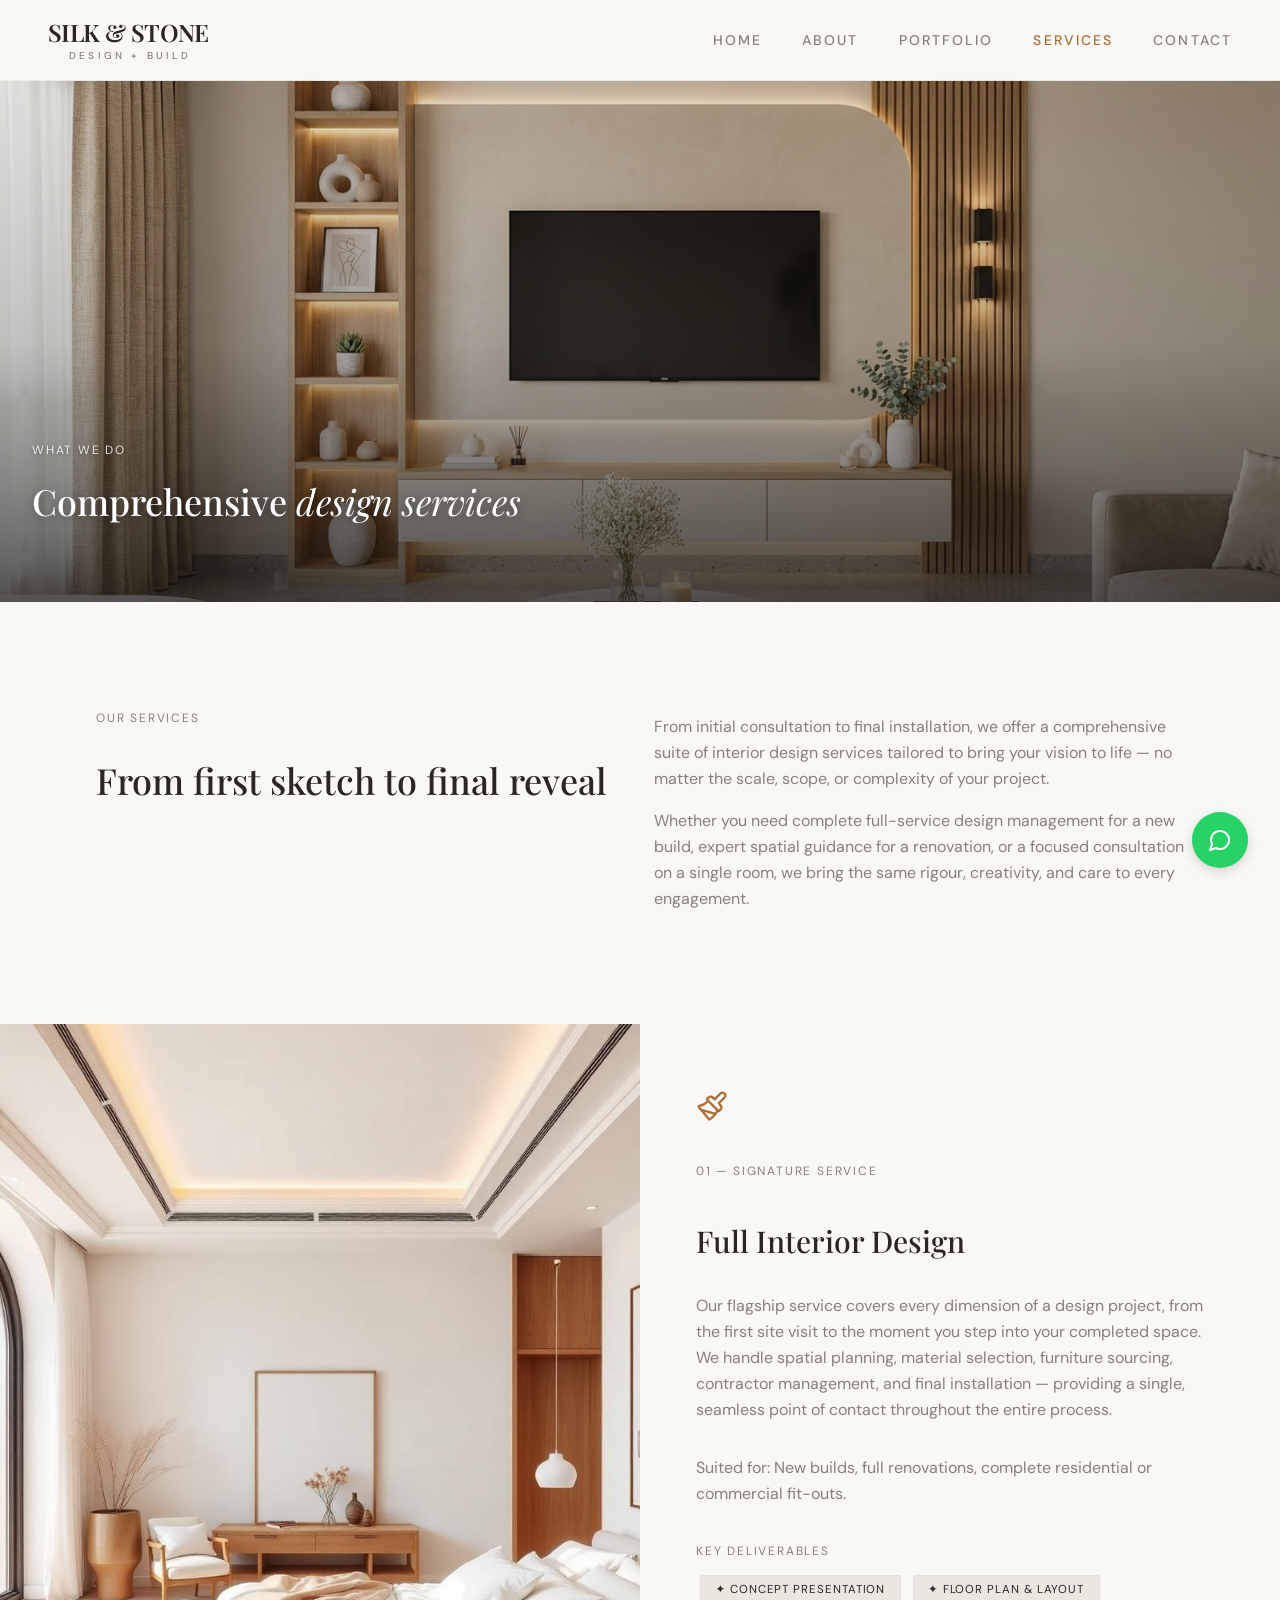
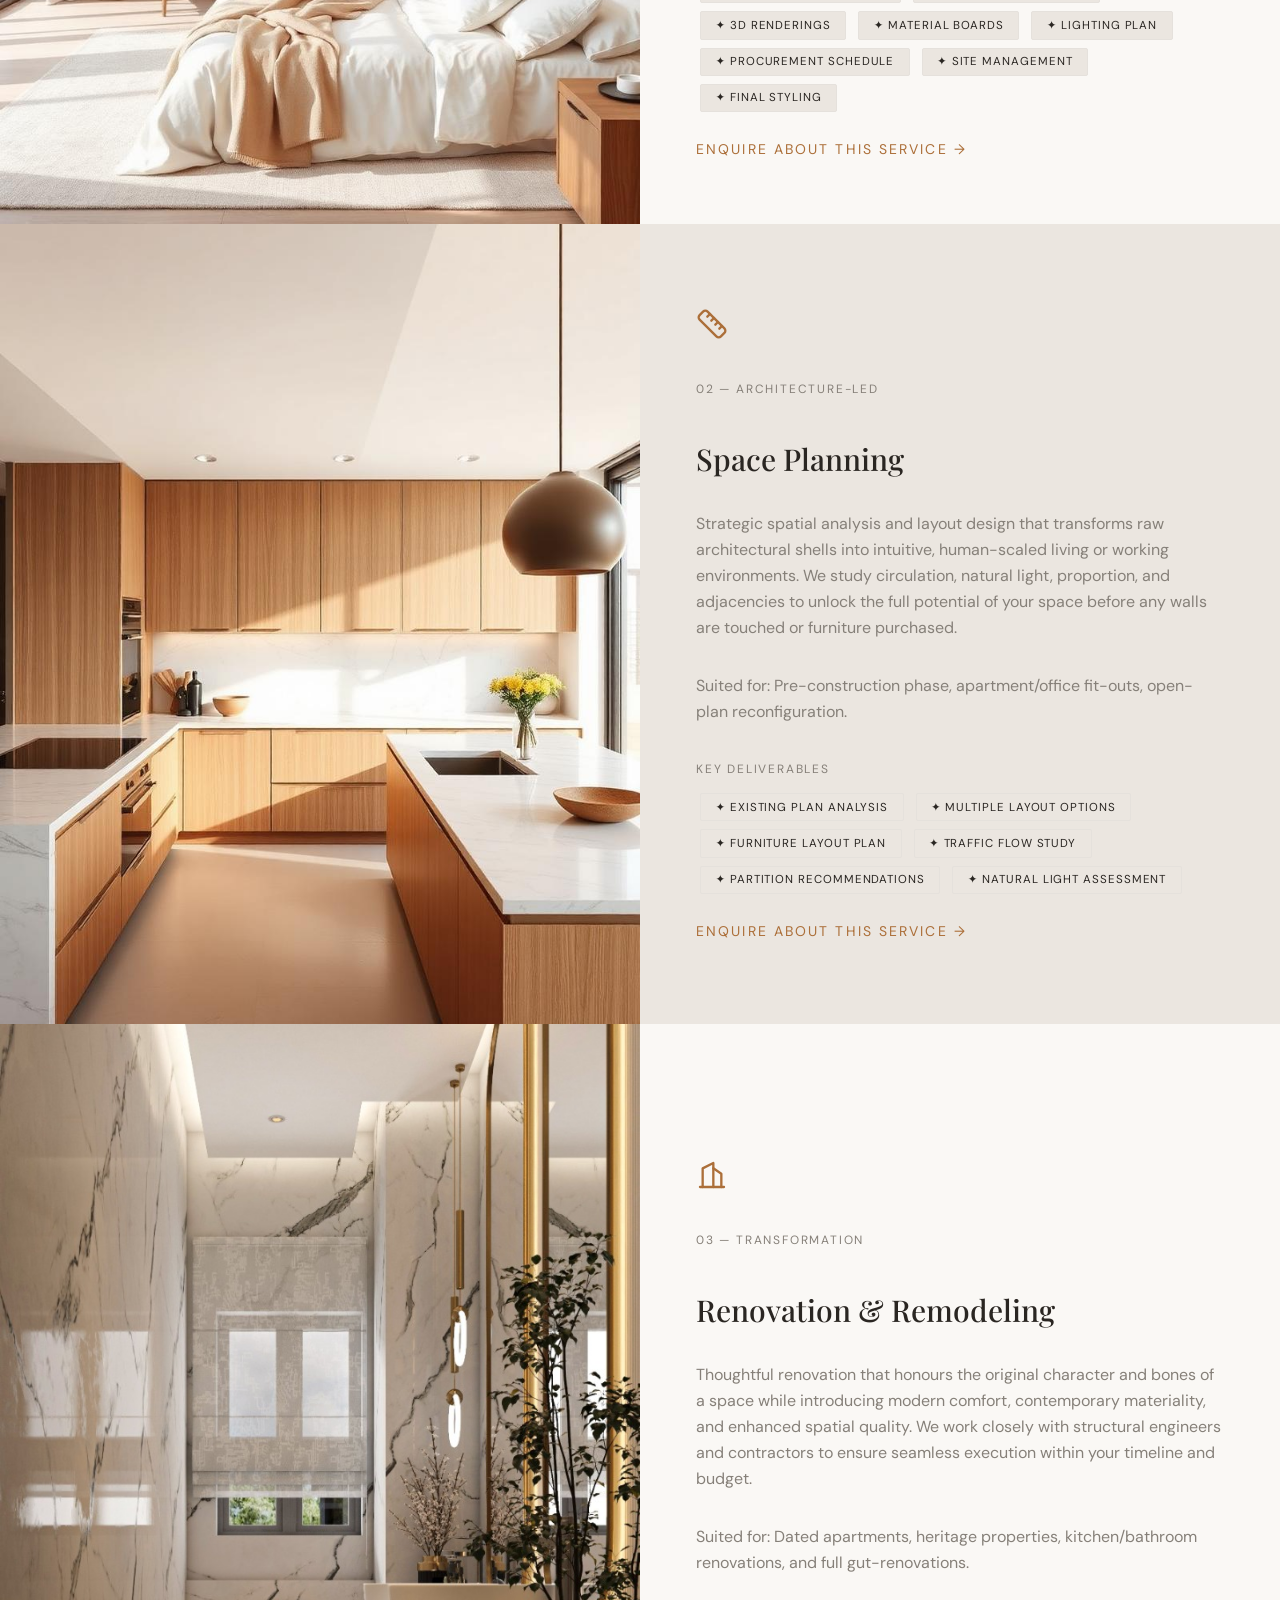
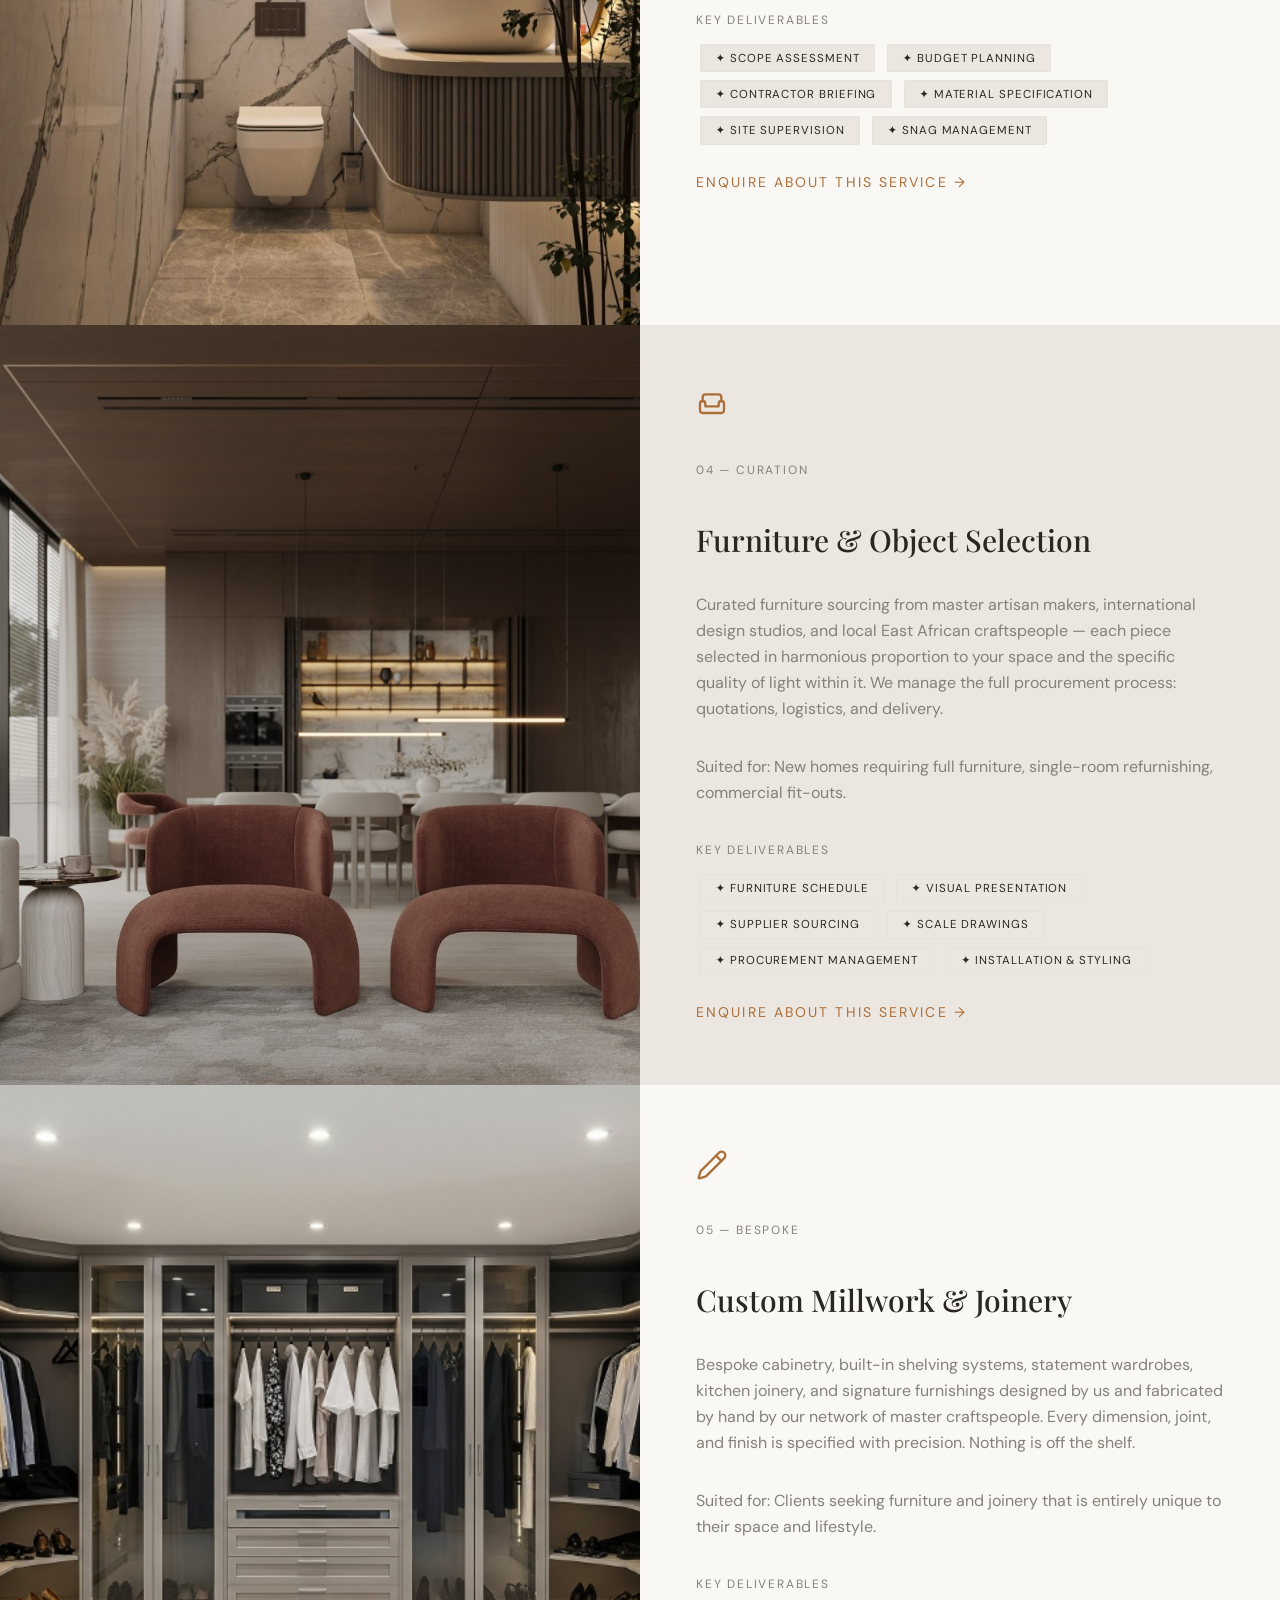
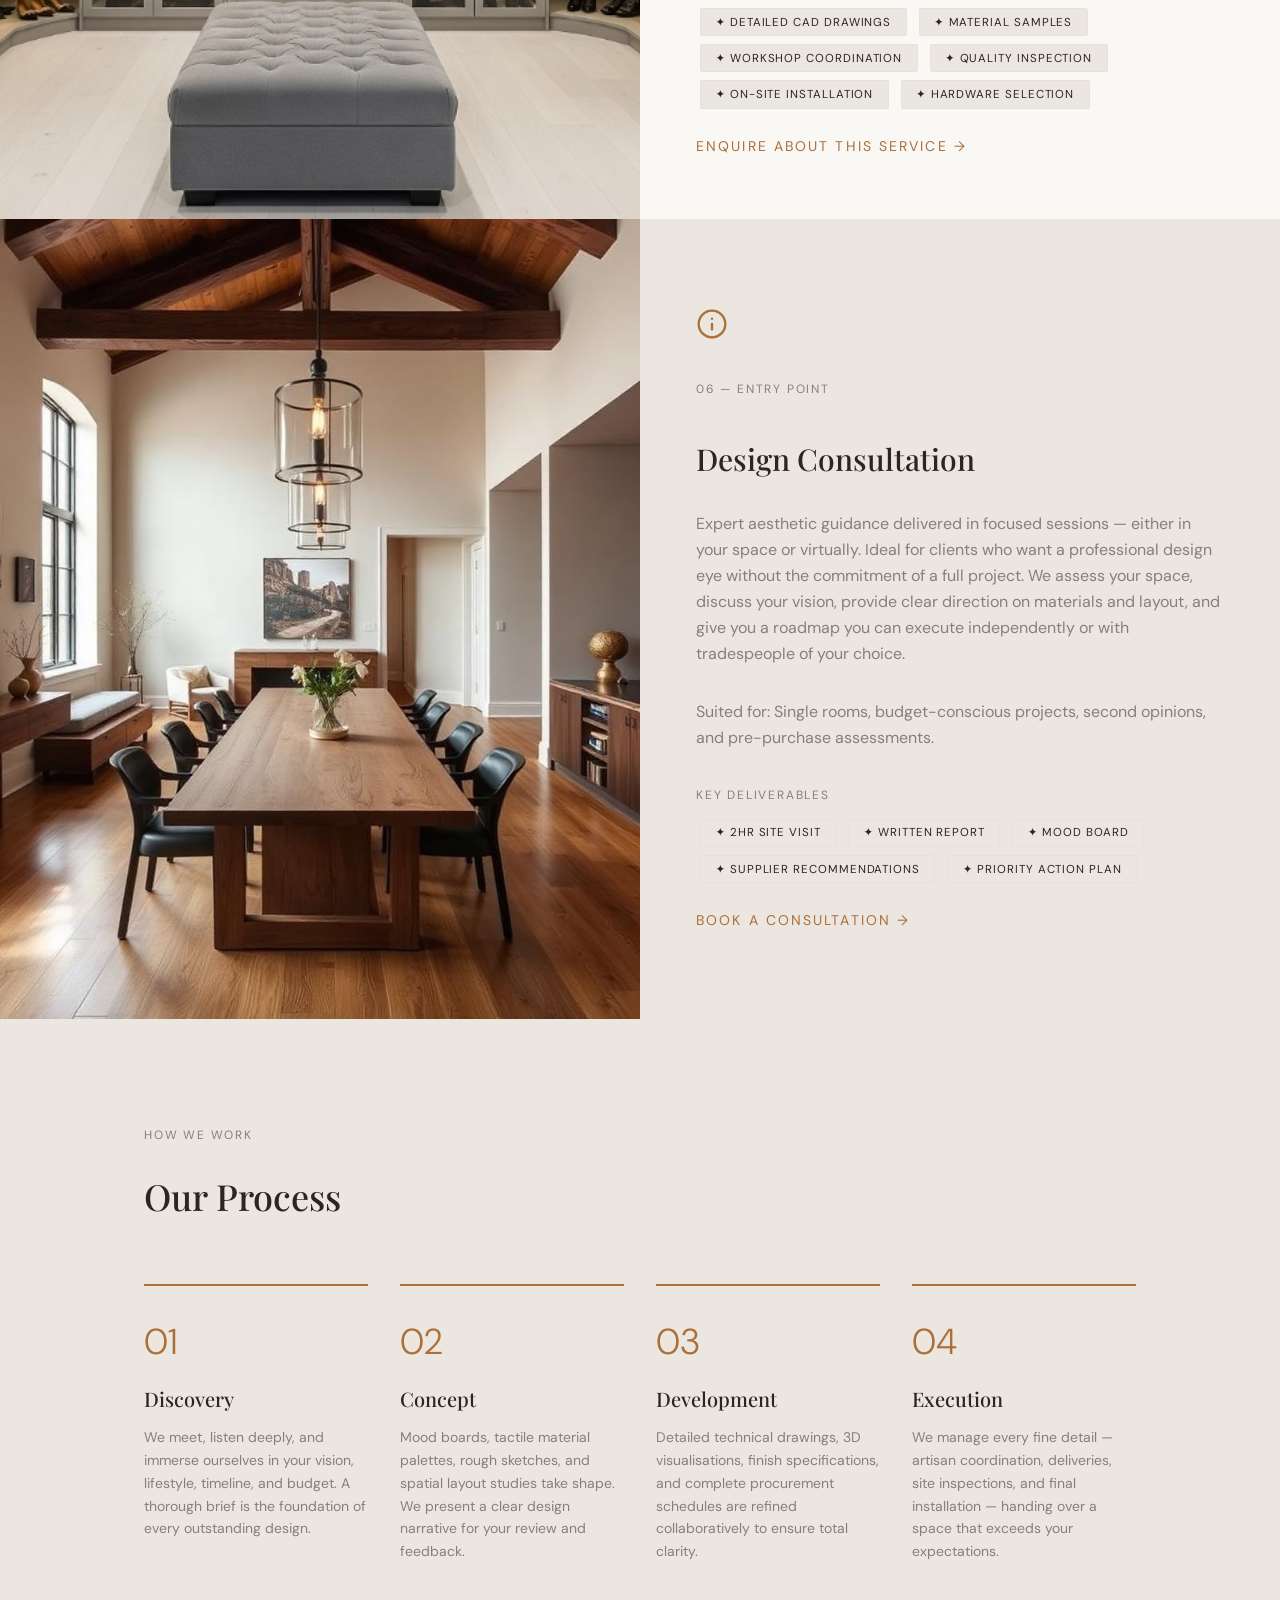
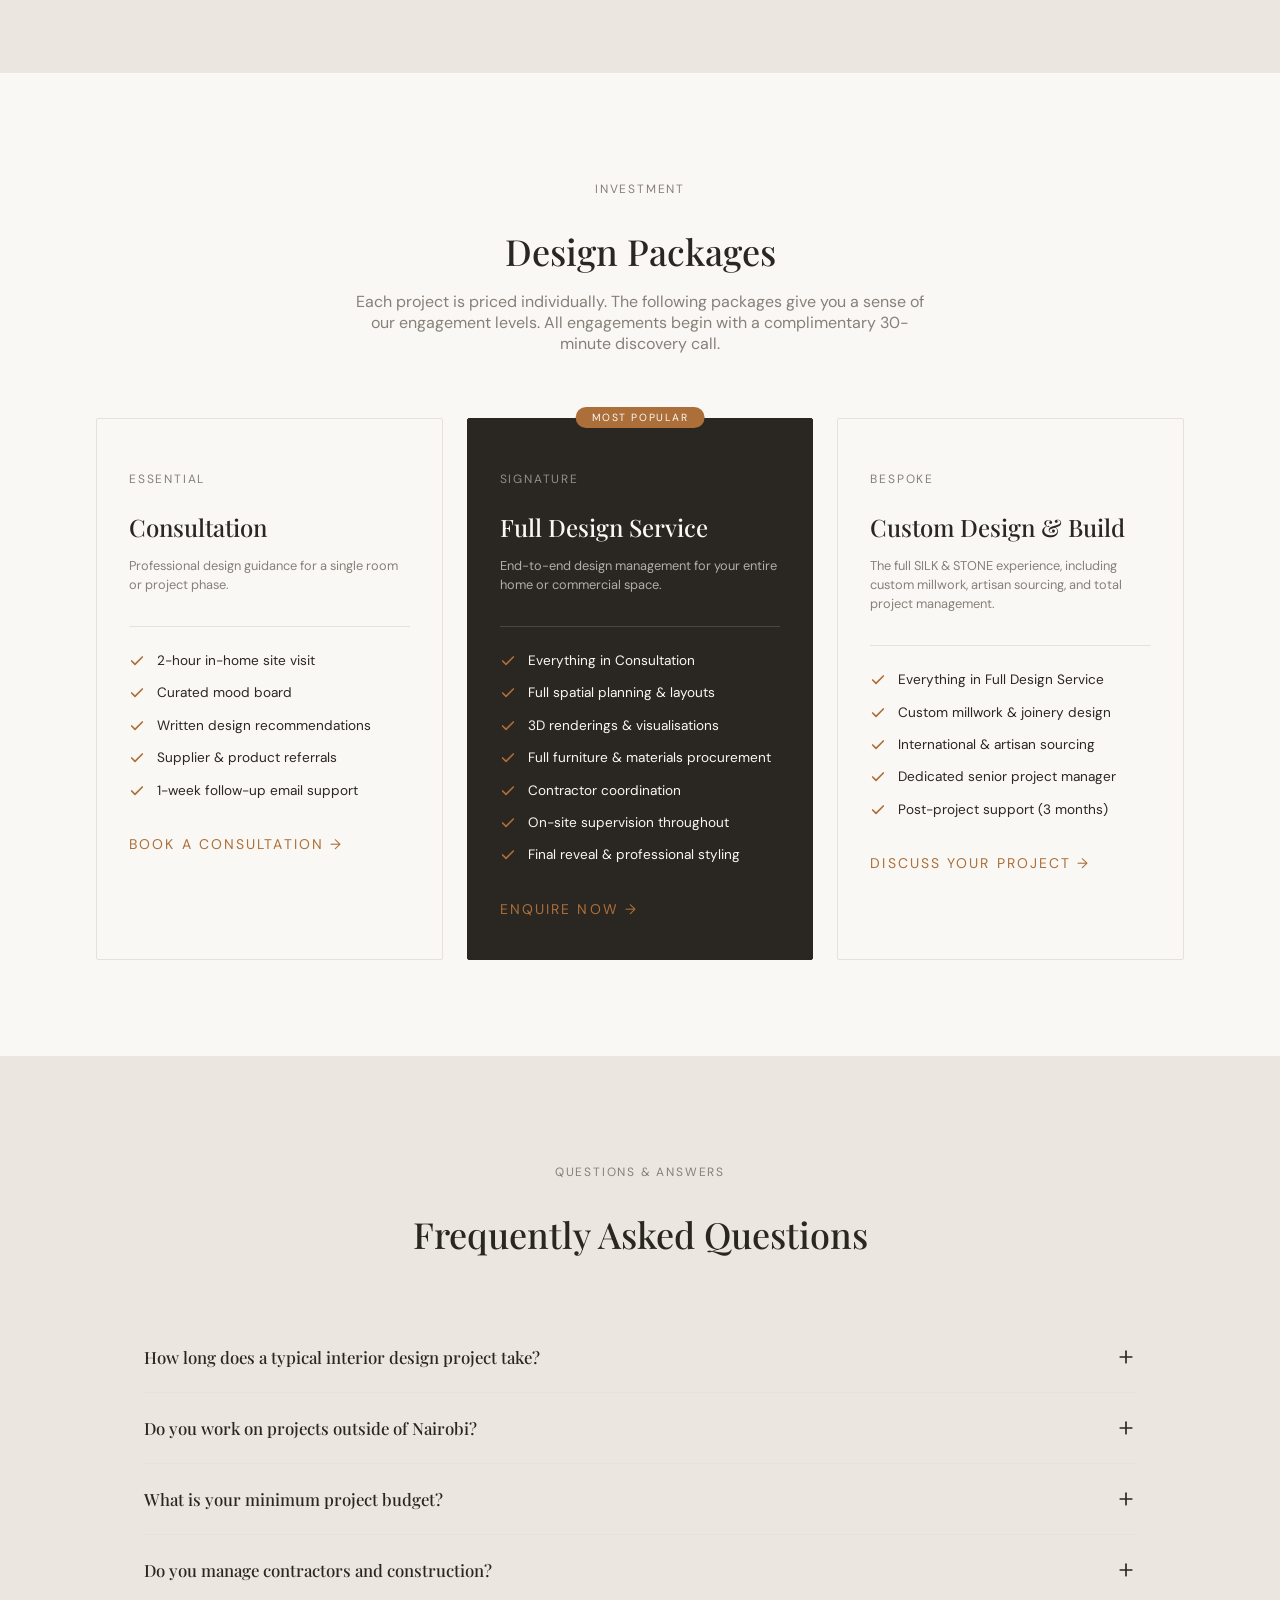
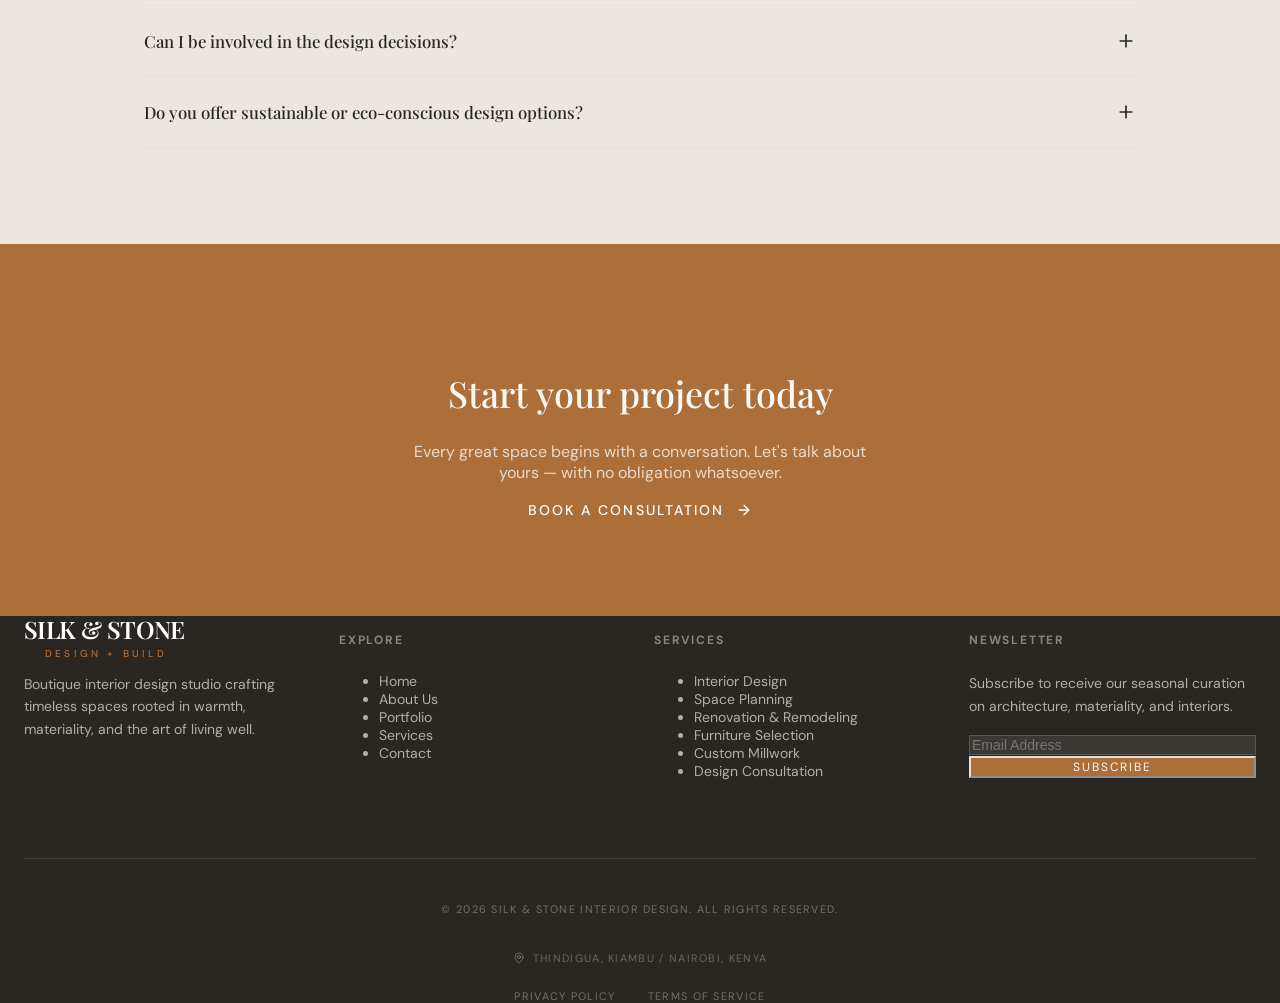
<file: silk-stone-interiors/services.html>
<!DOCTYPE html>
<html lang="en">
<head>
    <meta charset="UTF-8">
    <meta name="viewport" content="width=device-width, initial-scale=1.0">
    <title>Services — SILK &amp; STONE | Interior Design, Space Planning &amp; More</title>
    <meta name="description" content="Explore the full suite of interior design services offered by SILK &amp; STONE — from concept to completion, space planning, renovation, furniture curation, and bespoke millwork.">
    <meta name="author" content="SILK &amp; STONE">
    <link rel="canonical" href="https://silkandstone.design/services">

    <link rel="stylesheet" href="styles/main.css">
    <link rel="preconnect" href="https://fonts.googleapis.com">
    <link rel="preconnect" href="https://fonts.gstatic.com" crossorigin>
    <link href="https://fonts.googleapis.com/css2?family=DM+Sans:ital,opsz,wght@0,9..40,300;0,9..40,400;0,9..40,500;0,9..40,600;0,9..40,700;1,9..40,400&family=Playfair+Display:ital,wght@0,400;0,500;0,600;0,700;1,400;1,500&display=swap" rel="stylesheet">

    <style>
        .page-hero {
            height: 58vh;
            min-height: 400px;
            position: relative;
            overflow: hidden;
            display: flex;
            align-items: flex-end;
        }
        .page-hero img { position: absolute; inset: 0; width: 100%; height: 100%; object-fit: cover; object-position: center 45%; }
        .page-hero-overlay { position: absolute; inset: 0; background: linear-gradient(to top, rgba(20,17,15,0.7) 0%, rgba(20,17,15,0.25) 50%, rgba(20,17,15,0.1) 100%); }
        .page-hero-content { position: relative; z-index: 10; padding: 3.5rem 2rem; max-width: 80rem; width: 100%; margin: 0 auto; }

        /* Detailed service rows */
        .service-row {
            display: grid;
            grid-template-columns: 1fr 1fr;
            gap: 0;
            min-height: 480px;
        }
        .service-row.reverse { direction: rtl; }
        .service-row.reverse > * { direction: ltr; }
        @media (max-width: 767px) {
            .service-row { grid-template-columns: 1fr; direction: ltr; }
        }
        .service-row-img {
            position: relative;
            overflow: hidden;
            min-height: 380px;
        }
        .service-row-img img {
            width: 100%;
            height: 100%;
            object-fit: cover;
            transition: transform 0.6s ease;
        }
        .service-row:hover .service-row-img img {
            transform: scale(1.03);
        }
        .service-row-content {
            padding: 4rem 3.5rem;
            display: flex;
            flex-direction: column;
            justify-content: center;
            background: hsl(var(--background));
        }
        @media (max-width: 1023px) {
            .service-row-content { padding: 2.5rem 2rem; }
        }
        .service-row.alternate .service-row-content {
            background: hsl(var(--secondary));
        }

        /* Pricing tiers */
        .pricing-grid {
            display: grid;
            grid-template-columns: repeat(3, 1fr);
            gap: 1.5rem;
        }
        @media (max-width: 767px) {
            .pricing-grid { grid-template-columns: 1fr; }
        }
        .pricing-card {
            border: 1px solid hsl(var(--border));
            padding: 2.5rem 2rem;
            border-radius: 2px;
            position: relative;
            transition: border-color 0.3s, box-shadow 0.3s;
        }
        .pricing-card:hover {
            border-color: hsl(var(--accent));
            box-shadow: 0 8px 32px rgba(0,0,0,0.07);
        }
        .pricing-card.featured {
            background: hsl(var(--primary));
            color: hsl(var(--primary-foreground));
            border-color: hsl(var(--primary));
        }
        .pricing-badge {
            position: absolute;
            top: -0.75rem;
            left: 50%;
            transform: translateX(-50%);
            background: hsl(var(--accent));
            color: hsl(var(--accent-foreground));
            font-family: var(--font-body);
            font-size: 0.65rem;
            letter-spacing: 0.15em;
            text-transform: uppercase;
            padding: 0.25rem 1rem;
            border-radius: 20px;
            white-space: nowrap;
        }
        .pricing-name {
            font-family: var(--font-display);
            font-size: 1.5rem;
            font-weight: 500;
            margin-bottom: 0.5rem;
        }
        .pricing-tagline {
            font-family: var(--font-body);
            font-size: 0.8rem;
            color: hsl(var(--muted-foreground));
            margin-bottom: 2rem;
            line-height: 1.5;
        }
        .pricing-card.featured .pricing-tagline { color: hsla(var(--primary-foreground)/0.65); }
        .pricing-feature {
            display: flex;
            align-items: flex-start;
            gap: 0.75rem;
            margin-bottom: 0.75rem;
            font-family: var(--font-body);
            font-size: 0.85rem;
            line-height: 1.5;
            color: hsl(var(--foreground));
        }
        .pricing-card.featured .pricing-feature { color: hsl(var(--primary-foreground)); }
        .pricing-check {
            width: 16px;
            height: 16px;
            color: hsl(var(--accent));
            flex-shrink: 0;
            margin-top: 2px;
        }

        /* FAQ accordion */
        .faq-item {
            border-bottom: 1px solid hsl(var(--border));
        }
        .faq-question {
            display: flex;
            align-items: center;
            justify-content: space-between;
            padding: 1.5rem 0;
            cursor: pointer;
            font-family: var(--font-display);
            font-size: 1.05rem;
            font-weight: 500;
            color: hsl(var(--foreground));
            gap: 1rem;
            list-style: none;
            user-select: none;
        }
        .faq-question:hover { color: hsl(var(--accent)); }
        .faq-icon { flex-shrink: 0; transition: transform 0.3s; }
        .faq-item.open .faq-icon { transform: rotate(45deg); }
        .faq-answer {
            max-height: 0;
            overflow: hidden;
            transition: max-height 0.4s ease, padding 0.3s;
        }
        .faq-item.open .faq-answer { max-height: 400px; }
        .faq-answer-inner {
            font-family: var(--font-body);
            font-size: 0.9rem;
            color: hsl(var(--muted-foreground));
            line-height: 1.7;
            padding-bottom: 1.5rem;
        }
        /* Deliverables list */
        .deliverable-chip {
            display: inline-flex;
            align-items: center;
            gap: 0.4rem;
            background: hsl(var(--secondary));
            border: 1px solid hsl(var(--border));
            padding: 0.35rem 0.9rem;
            border-radius: 2px;
            font-family: var(--font-body);
            font-size: 0.72rem;
            letter-spacing: 0.08em;
            text-transform: uppercase;
            color: hsl(var(--foreground));
            margin: 0.25rem;
        }
    </style>
</head>
<body class="bg-background text-foreground antialiased selection:bg-accent selection:text-white">

    <!-- Header -->
    <header class="site-header fixed top-0 left-0 right-0 z-50">
        <div class="max-w-7xl mx-auto px-6 md:px-12 flex items-center justify-between h-20">
            <a href="index.html" class="brand-group">
                <span class="brand font-display text-2xl font-semibold tracking-tight text-foreground">SILK &amp; STONE</span>
                <span class="brand-subheading">DESIGN + BUILD</span>
            </a>
            <nav class="hidden md:flex items-center gap-10">
                <a href="index.html"     class="nav-link font-body text-sm tracking-widest uppercase transition-colors duration-300">Home</a>
                <a href="about.html"     class="nav-link font-body text-sm tracking-widest uppercase transition-colors duration-300">About</a>
                <a href="portfolio.html" class="nav-link font-body text-sm tracking-widest uppercase transition-colors duration-300">Portfolio</a>
                <a href="services.html"  class="nav-link font-body text-sm tracking-widest uppercase transition-colors duration-300 active">Services</a>
                <a href="contact.html"   class="nav-link font-body text-sm tracking-widest uppercase transition-colors duration-300">Contact</a>
            </nav>
            <button class="md:hidden text-foreground bg-transparent border-none cursor-pointer p-2" aria-label="Toggle menu" id="menu-toggle">
                <svg xmlns="http://www.w3.org/2000/svg" width="24" height="24" viewBox="0 0 24 24" fill="none" stroke="currentColor" stroke-width="2" stroke-linecap="round" stroke-linejoin="round"><line x1="3" y1="12" x2="21" y2="12"></line><line x1="3" y1="6" x2="21" y2="6"></line><line x1="3" y1="18" x2="21" y2="18"></line></svg>
            </button>
        </div>
        <div id="mobile-nav" class="md:hidden bg-background border-b border-border hidden animate-fade-in">
            <div class="flex flex-col px-6 py-6 gap-6">
                <a href="index.html"     class="nav-link font-body text-sm tracking-widest uppercase">Home</a>
                <a href="about.html"     class="nav-link font-body text-sm tracking-widest uppercase">About</a>
                <a href="portfolio.html" class="nav-link font-body text-sm tracking-widest uppercase">Portfolio</a>
                <a href="services.html"  class="nav-link font-body text-sm tracking-widest uppercase active">Services</a>
                <a href="contact.html"   class="nav-link font-body text-sm tracking-widest uppercase">Contact</a>
            </div>
        </div>
    </header>

    <main class="pt-20">

        <!-- Page Hero -->
        <div class="page-hero">
            <img src="services-hero.jpg?v=2" alt="Comprehensive design services — bespoke TV unit and fluted millwork by SILK &amp; STONE">
            <div class="page-hero-overlay"></div>
            <div class="page-hero-content">
                <p class="font-body text-xs tracking-widest uppercase mb-3" style="color:rgba(255,255,255,0.85); text-shadow: 0 1px 4px rgba(0,0,0,0.4);">What We Do</p>
                <h1 class="font-display text-4xl sm:text-5xl md:text-6xl font-medium leading-tight" style="color:white; max-width:600px; text-shadow: 0 2px 10px rgba(0,0,0,0.35);">
                    Comprehensive <em class="font-normal italic">design services</em>
                </h1>
            </div>
        </div>

        <!-- Intro -->
        <section class="section-padding max-w-7xl mx-auto px-6 md:px-12">
            <div class="grid grid-cols-1 md:grid-cols-2 gap-12 items-start">
                <div class="animate-fade-up">
                    <p class="font-body text-xs tracking-widest uppercase text-muted-foreground mb-4">Our Services</p>
                    <h2 class="font-display text-3xl md:text-4xl lg:text-5xl font-medium text-foreground mb-6">
                        From first sketch to final reveal
                    </h2>
                </div>
                <div>
                    <p class="font-body text-muted-foreground leading-relaxed text-base mb-4">
                        From initial consultation to final installation, we offer a comprehensive suite of interior design services tailored to bring your vision to life — no matter the scale, scope, or complexity of your project.
                    </p>
                    <p class="font-body text-muted-foreground leading-relaxed text-base">
                        Whether you need complete full-service design management for a new build, expert spatial guidance for a renovation, or a focused consultation on a single room, we bring the same rigour, creativity, and care to every engagement.
                    </p>
                </div>
            </div>
        </section>

        <!-- ═══════════ DETAILED SERVICE ROWS ═══════════ -->

        <!-- Service 1: Full Interior Design -->
        <div class="service-row">
            <div class="service-row-img">
                <img src="portfolio-bedroom.jpg" alt="Full Interior Design by SILK &amp; STONE" loading="lazy">
            </div>
            <div class="service-row-content reveal-on-scroll">
                <div style="color:hsl(var(--accent)); margin-bottom:1.5rem;">
                    <svg xmlns="http://www.w3.org/2000/svg" width="32" height="32" viewBox="0 0 24 24" fill="none" stroke="currentColor" stroke-width="1.75" stroke-linecap="round" stroke-linejoin="round"><path d="m14.622 17.897-10.68-2.913"/><path d="M18.376 2.622a1 1 0 1 1 3.002 3.002L17.36 9.643a.5.5 0 0 0 0 .707l.944.944a2.41 2.41 0 0 1 0 3.408l-.944.944a.5.5 0 0 1-.707 0L8.354 7.348a.5.5 0 0 1 0-.707l.944-.944a2.41 2.41 0 0 1 3.408 0l.944.944a.5.5 0 0 0 .707 0z"/><path d="M9 8c-1.804 2.71-3.97 3.46-6.583 3.948a.507.507 0 0 0-.302.819l7.32 8.883a1 1 0 0 0 1.185.204C12.735 20.405 16 16.792 16 15"/></svg>
                </div>
                <p class="font-body text-xs tracking-widest uppercase text-muted-foreground mb-3">01 — Signature Service</p>
                <h3 class="font-display text-3xl font-medium text-foreground mb-4">Full Interior Design</h3>
                <p class="font-body text-muted-foreground leading-relaxed mb-4">Our flagship service covers every dimension of a design project, from the first site visit to the moment you step into your completed space. We handle spatial planning, material selection, furniture sourcing, contractor management, and final installation — providing a single, seamless point of contact throughout the entire process.</p>
                <p class="font-body text-muted-foreground leading-relaxed mb-6">Suited for: New builds, full renovations, complete residential or commercial fit-outs.</p>
                <div style="margin-bottom:1.5rem;">
                    <p class="font-body text-xs tracking-widest uppercase text-muted-foreground mb-3">Key Deliverables</p>
                    <div>
                        <span class="deliverable-chip">✦ Concept Presentation</span>
                        <span class="deliverable-chip">✦ Floor Plan &amp; Layout</span>
                        <span class="deliverable-chip">✦ 3D Renderings</span>
                        <span class="deliverable-chip">✦ Material Boards</span>
                        <span class="deliverable-chip">✦ Lighting Plan</span>
                        <span class="deliverable-chip">✦ Procurement Schedule</span>
                        <span class="deliverable-chip">✦ Site Management</span>
                        <span class="deliverable-chip">✦ Final Styling</span>
                    </div>
                </div>
                <a href="contact.html" class="inline-flex items-center gap-2 font-body text-sm tracking-widest uppercase text-accent hover:opacity-70 transition-opacity">
                    Enquire About This Service →
                </a>
            </div>
        </div>

        <!-- Service 2: Space Planning -->
        <div class="service-row alternate">
            <div class="service-row-img">
                <img src="portfolio-kitchen.jpg" alt="Space Planning by SILK &amp; STONE" loading="lazy">
            </div>
            <div class="service-row-content reveal-on-scroll">
                <div style="color:hsl(var(--accent)); margin-bottom:1.5rem;">
                    <svg xmlns="http://www.w3.org/2000/svg" width="32" height="32" viewBox="0 0 24 24" fill="none" stroke="currentColor" stroke-width="1.75" stroke-linecap="round" stroke-linejoin="round"><path d="M21.3 15.3a2.4 2.4 0 0 1 0 3.4l-2.6 2.6a2.4 2.4 0 0 1-3.4 0L2.7 8.7a2.41 2.41 0 0 1 0-3.4l2.6-2.6a2.41 2.41 0 0 1 3.4 0Z"/><path d="m14.5 12.5 2-2"/><path d="m11.5 9.5 2-2"/><path d="m8.5 6.5 2-2"/><path d="m17.5 15.5 2-2"/></svg>
                </div>
                <p class="font-body text-xs tracking-widest uppercase text-muted-foreground mb-3">02 — Architecture-Led</p>
                <h3 class="font-display text-3xl font-medium text-foreground mb-4">Space Planning</h3>
                <p class="font-body text-muted-foreground leading-relaxed mb-4">Strategic spatial analysis and layout design that transforms raw architectural shells into intuitive, human-scaled living or working environments. We study circulation, natural light, proportion, and adjacencies to unlock the full potential of your space before any walls are touched or furniture purchased.</p>
                <p class="font-body text-muted-foreground leading-relaxed mb-6">Suited for: Pre-construction phase, apartment/office fit-outs, open-plan reconfiguration.</p>
                <div style="margin-bottom:1.5rem;">
                    <p class="font-body text-xs tracking-widest uppercase text-muted-foreground mb-3">Key Deliverables</p>
                    <div>
                        <span class="deliverable-chip">✦ Existing Plan Analysis</span>
                        <span class="deliverable-chip">✦ Multiple Layout Options</span>
                        <span class="deliverable-chip">✦ Furniture Layout Plan</span>
                        <span class="deliverable-chip">✦ Traffic Flow Study</span>
                        <span class="deliverable-chip">✦ Partition Recommendations</span>
                        <span class="deliverable-chip">✦ Natural Light Assessment</span>
                    </div>
                </div>
                <a href="contact.html" class="inline-flex items-center gap-2 font-body text-sm tracking-widest uppercase text-accent hover:opacity-70 transition-opacity">
                    Enquire About This Service →
                </a>
            </div>
        </div>

        <!-- Service 3: Renovation -->
        <div class="service-row">
            <div class="service-row-img">
                <img src="project-calacatta-powder-room.jpg" alt="Luxury Bathroom &amp; Ensuite Renovation by SILK &amp; STONE" loading="lazy" style="object-position: center 30%;">
            </div>
            <div class="service-row-content reveal-on-scroll">
                <div style="color:hsl(var(--accent)); margin-bottom:1.5rem;">
                    <svg xmlns="http://www.w3.org/2000/svg" width="32" height="32" viewBox="0 0 24 24" fill="none" stroke="currentColor" stroke-width="1.75" stroke-linecap="round" stroke-linejoin="round"><path d="M3 21h18"/><path d="M5 21V7l8-4v18"/><path d="M19 21V11l-6-4"/></svg>
                </div>
                <p class="font-body text-xs tracking-widest uppercase text-muted-foreground mb-3">03 — Transformation</p>
                <h3 class="font-display text-3xl font-medium text-foreground mb-4">Renovation &amp; Remodeling</h3>
                <p class="font-body text-muted-foreground leading-relaxed mb-4">Thoughtful renovation that honours the original character and bones of a space while introducing modern comfort, contemporary materiality, and enhanced spatial quality. We work closely with structural engineers and contractors to ensure seamless execution within your timeline and budget.</p>
                <p class="font-body text-muted-foreground leading-relaxed mb-6">Suited for: Dated apartments, heritage properties, kitchen/bathroom renovations, and full gut-renovations.</p>
                <div style="margin-bottom:1.5rem;">
                    <p class="font-body text-xs tracking-widest uppercase text-muted-foreground mb-3">Key Deliverables</p>
                    <div>
                        <span class="deliverable-chip">✦ Scope Assessment</span>
                        <span class="deliverable-chip">✦ Budget Planning</span>
                        <span class="deliverable-chip">✦ Contractor Briefing</span>
                        <span class="deliverable-chip">✦ Material Specification</span>
                        <span class="deliverable-chip">✦ Site Supervision</span>
                        <span class="deliverable-chip">✦ Snag Management</span>
                    </div>
                </div>
                <a href="contact.html" class="inline-flex items-center gap-2 font-body text-sm tracking-widest uppercase text-accent hover:opacity-70 transition-opacity">
                    Enquire About This Service →
                </a>
            </div>
        </div>

        <!-- Service 4: Furniture -->
        <div class="service-row alternate">
            <div class="service-row-img">
                <img src="furniture-terracotta-bridge-chairs-front.jpg" alt="Custom Sculptural Seating &amp; Furniture Curation by SILK &amp; STONE" loading="lazy">
            </div>
            <div class="service-row-content reveal-on-scroll">
                <div style="color:hsl(var(--accent)); margin-bottom:1.5rem;">
                    <svg xmlns="http://www.w3.org/2000/svg" width="32" height="32" viewBox="0 0 24 24" fill="none" stroke="currentColor" stroke-width="1.75" stroke-linecap="round" stroke-linejoin="round"><path d="M19 9V6a2 2 0 0 0-2-2H7a2 2 0 0 0-2 2v3"/><path d="M3 11v5a2 2 0 0 0 2 2h14a2 2 0 0 0 2-2v-5a2 2 0 0 0-4 0v2H7v-2a2 2 0 0 0-4 0Z"/></svg>
                </div>
                <p class="font-body text-xs tracking-widest uppercase text-muted-foreground mb-3">04 — Curation</p>
                <h3 class="font-display text-3xl font-medium text-foreground mb-4">Furniture &amp; Object Selection</h3>
                <p class="font-body text-muted-foreground leading-relaxed mb-4">Curated furniture sourcing from master artisan makers, international design studios, and local East African craftspeople — each piece selected in harmonious proportion to your space and the specific quality of light within it. We manage the full procurement process: quotations, logistics, and delivery.</p>
                <p class="font-body text-muted-foreground leading-relaxed mb-6">Suited for: New homes requiring full furniture, single-room refurnishing, commercial fit-outs.</p>
                <div style="margin-bottom:1.5rem;">
                    <p class="font-body text-xs tracking-widest uppercase text-muted-foreground mb-3">Key Deliverables</p>
                    <div>
                        <span class="deliverable-chip">✦ Furniture Schedule</span>
                        <span class="deliverable-chip">✦ Visual Presentation</span>
                        <span class="deliverable-chip">✦ Supplier Sourcing</span>
                        <span class="deliverable-chip">✦ Scale Drawings</span>
                        <span class="deliverable-chip">✦ Procurement Management</span>
                        <span class="deliverable-chip">✦ Installation &amp; Styling</span>
                    </div>
                </div>
                <a href="contact.html" class="inline-flex items-center gap-2 font-body text-sm tracking-widest uppercase text-accent hover:opacity-70 transition-opacity">
                    Enquire About This Service →
                </a>
            </div>
        </div>

        <!-- Service 5: Custom Millwork -->
        <div class="service-row">
            <div class="service-row-img">
                <img src="project-greige-dressing-suite.jpg" alt="Custom Millwork &amp; Bespoke Wardrobe Joinery by SILK &amp; STONE" loading="lazy">
            </div>
            <div class="service-row-content reveal-on-scroll">
                <div style="color:hsl(var(--accent)); margin-bottom:1.5rem;">
                    <svg xmlns="http://www.w3.org/2000/svg" width="32" height="32" viewBox="0 0 24 24" fill="none" stroke="currentColor" stroke-width="1.75" stroke-linecap="round" stroke-linejoin="round"><path d="M21.174 6.812a1 1 0 0 0-3.986-3.987L3.842 16.174a2 2 0 0 0-.5.83l-1.321 4.352a.5.5 0 0 0 .623.622l4.353-1.32a2 2 0 0 0 .83-.497z"/><path d="m15 5 4 4"/></svg>
                </div>
                <p class="font-body text-xs tracking-widest uppercase text-muted-foreground mb-3">05 — Bespoke</p>
                <h3 class="font-display text-3xl font-medium text-foreground mb-4">Custom Millwork &amp; Joinery</h3>
                <p class="font-body text-muted-foreground leading-relaxed mb-4">Bespoke cabinetry, built-in shelving systems, statement wardrobes, kitchen joinery, and signature furnishings designed by us and fabricated by hand by our network of master craftspeople. Every dimension, joint, and finish is specified with precision. Nothing is off the shelf.</p>
                <p class="font-body text-muted-foreground leading-relaxed mb-6">Suited for: Clients seeking furniture and joinery that is entirely unique to their space and lifestyle.</p>
                <div style="margin-bottom:1.5rem;">
                    <p class="font-body text-xs tracking-widest uppercase text-muted-foreground mb-3">Key Deliverables</p>
                    <div>
                        <span class="deliverable-chip">✦ Detailed CAD Drawings</span>
                        <span class="deliverable-chip">✦ Material Samples</span>
                        <span class="deliverable-chip">✦ Workshop Coordination</span>
                        <span class="deliverable-chip">✦ Quality Inspection</span>
                        <span class="deliverable-chip">✦ On-site Installation</span>
                        <span class="deliverable-chip">✦ Hardware Selection</span>
                    </div>
                </div>
                <a href="contact.html" class="inline-flex items-center gap-2 font-body text-sm tracking-widest uppercase text-accent hover:opacity-70 transition-opacity">
                    Enquire About This Service →
                </a>
            </div>
        </div>

        <!-- Service 6: Consultation -->
        <div class="service-row alternate">
            <div class="service-row-img">
                <img src="portfolio-dining.jpg" alt="Design Consultation by SILK &amp; STONE" loading="lazy">
            </div>
            <div class="service-row-content reveal-on-scroll">
                <div style="color:hsl(var(--accent)); margin-bottom:1.5rem;">
                    <svg xmlns="http://www.w3.org/2000/svg" width="32" height="32" viewBox="0 0 24 24" fill="none" stroke="currentColor" stroke-width="1.75" stroke-linecap="round" stroke-linejoin="round"><circle cx="12" cy="12" r="10"/><path d="M12 16v-4"/><path d="M12 8h.01"/></svg>
                </div>
                <p class="font-body text-xs tracking-widest uppercase text-muted-foreground mb-3">06 — Entry Point</p>
                <h3 class="font-display text-3xl font-medium text-foreground mb-4">Design Consultation</h3>
                <p class="font-body text-muted-foreground leading-relaxed mb-4">Expert aesthetic guidance delivered in focused sessions — either in your space or virtually. Ideal for clients who want a professional design eye without the commitment of a full project. We assess your space, discuss your vision, provide clear direction on materials and layout, and give you a roadmap you can execute independently or with tradespeople of your choice.</p>
                <p class="font-body text-muted-foreground leading-relaxed mb-6">Suited for: Single rooms, budget-conscious projects, second opinions, and pre-purchase assessments.</p>
                <div style="margin-bottom:1.5rem;">
                    <p class="font-body text-xs tracking-widest uppercase text-muted-foreground mb-3">Key Deliverables</p>
                    <div>
                        <span class="deliverable-chip">✦ 2hr Site Visit</span>
                        <span class="deliverable-chip">✦ Written Report</span>
                        <span class="deliverable-chip">✦ Mood Board</span>
                        <span class="deliverable-chip">✦ Supplier Recommendations</span>
                        <span class="deliverable-chip">✦ Priority Action Plan</span>
                    </div>
                </div>
                <a href="contact.html" class="inline-flex items-center gap-2 font-body text-sm tracking-widest uppercase text-accent hover:opacity-70 transition-opacity">
                    Book a Consultation →
                </a>
            </div>
        </div>

        <!-- ═══════════ PROCESS ═══════════ -->
        <section class="section-padding bg-secondary">
            <div class="max-w-7xl mx-auto px-6 md:px-12">
                <p class="font-body text-xs tracking-widest uppercase text-muted-foreground mb-4">How We Work</p>
                <h2 class="font-display text-3xl md:text-4xl font-medium text-foreground mb-16">Our Process</h2>
                <div style="display:grid; grid-template-columns:repeat(4,1fr); gap:2rem;">
                    <div class="reveal-on-scroll" style="border-top:2px solid hsl(var(--accent)); padding-top:2rem;">
                        <span class="font-display text-4xl font-light text-accent" style="display:block; margin-bottom:1rem;">01</span>
                        <h3 class="font-display text-xl font-medium text-foreground mb-3">Discovery</h3>
                        <p class="font-body text-sm text-muted-foreground leading-relaxed">We meet, listen deeply, and immerse ourselves in your vision, lifestyle, timeline, and budget. A thorough brief is the foundation of every outstanding design.</p>
                    </div>
                    <div class="reveal-on-scroll" style="border-top:2px solid hsl(var(--accent)); padding-top:2rem;">
                        <span class="font-display text-4xl font-light text-accent" style="display:block; margin-bottom:1rem;">02</span>
                        <h3 class="font-display text-xl font-medium text-foreground mb-3">Concept</h3>
                        <p class="font-body text-sm text-muted-foreground leading-relaxed">Mood boards, tactile material palettes, rough sketches, and spatial layout studies take shape. We present a clear design narrative for your review and feedback.</p>
                    </div>
                    <div class="reveal-on-scroll" style="border-top:2px solid hsl(var(--accent)); padding-top:2rem;">
                        <span class="font-display text-4xl font-light text-accent" style="display:block; margin-bottom:1rem;">03</span>
                        <h3 class="font-display text-xl font-medium text-foreground mb-3">Development</h3>
                        <p class="font-body text-sm text-muted-foreground leading-relaxed">Detailed technical drawings, 3D visualisations, finish specifications, and complete procurement schedules are refined collaboratively to ensure total clarity.</p>
                    </div>
                    <div class="reveal-on-scroll" style="border-top:2px solid hsl(var(--accent)); padding-top:2rem;">
                        <span class="font-display text-4xl font-light text-accent" style="display:block; margin-bottom:1rem;">04</span>
                        <h3 class="font-display text-xl font-medium text-foreground mb-3">Execution</h3>
                        <p class="font-body text-sm text-muted-foreground leading-relaxed">We manage every fine detail — artisan coordination, deliveries, site inspections, and final installation — handing over a space that exceeds your expectations.</p>
                    </div>
                </div>
            </div>
        </section>

        <!-- ═══════════ PRICING TIERS ═══════════ -->
        <section class="section-padding max-w-7xl mx-auto px-6 md:px-12">
            <p class="font-body text-xs tracking-widest uppercase text-muted-foreground mb-4 text-center">Investment</p>
            <h2 class="font-display text-3xl md:text-4xl font-medium text-foreground mb-4 text-center">Design Packages</h2>
            <p class="font-body text-muted-foreground text-center max-w-xl mx-auto mb-16">Each project is priced individually. The following packages give you a sense of our engagement levels. All engagements begin with a complimentary 30-minute discovery call.</p>
            <div class="pricing-grid">
                <!-- Essential -->
                <div class="pricing-card reveal-on-scroll">
                    <p class="font-body text-xs tracking-widest uppercase text-muted-foreground mb-2">Essential</p>
                    <p class="pricing-name">Consultation</p>
                    <p class="pricing-tagline">Professional design guidance for a single room or project phase.</p>
                    <div style="border-top:1px solid hsl(var(--border)); padding-top:1.5rem; margin-bottom:2rem;">
                        <div class="pricing-feature">
                            <svg class="pricing-check" xmlns="http://www.w3.org/2000/svg" viewBox="0 0 24 24" fill="none" stroke="currentColor" stroke-width="2.5" stroke-linecap="round" stroke-linejoin="round"><polyline points="20 6 9 17 4 12"></polyline></svg>
                            2-hour in-home site visit
                        </div>
                        <div class="pricing-feature">
                            <svg class="pricing-check" xmlns="http://www.w3.org/2000/svg" viewBox="0 0 24 24" fill="none" stroke="currentColor" stroke-width="2.5" stroke-linecap="round" stroke-linejoin="round"><polyline points="20 6 9 17 4 12"></polyline></svg>
                            Curated mood board
                        </div>
                        <div class="pricing-feature">
                            <svg class="pricing-check" xmlns="http://www.w3.org/2000/svg" viewBox="0 0 24 24" fill="none" stroke="currentColor" stroke-width="2.5" stroke-linecap="round" stroke-linejoin="round"><polyline points="20 6 9 17 4 12"></polyline></svg>
                            Written design recommendations
                        </div>
                        <div class="pricing-feature">
                            <svg class="pricing-check" xmlns="http://www.w3.org/2000/svg" viewBox="0 0 24 24" fill="none" stroke="currentColor" stroke-width="2.5" stroke-linecap="round" stroke-linejoin="round"><polyline points="20 6 9 17 4 12"></polyline></svg>
                            Supplier &amp; product referrals
                        </div>
                        <div class="pricing-feature">
                            <svg class="pricing-check" xmlns="http://www.w3.org/2000/svg" viewBox="0 0 24 24" fill="none" stroke="currentColor" stroke-width="2.5" stroke-linecap="round" stroke-linejoin="round"><polyline points="20 6 9 17 4 12"></polyline></svg>
                            1-week follow-up email support
                        </div>
                    </div>
                    <a href="contact.html" class="inline-flex items-center gap-2 font-body text-sm tracking-widest uppercase text-accent hover:opacity-70 transition-opacity">
                        Book a Consultation →
                    </a>
                </div>

                <!-- Signature (featured) -->
                <div class="pricing-card featured reveal-on-scroll" style="position:relative;">
                    <div class="pricing-badge">Most Popular</div>
                    <p class="font-body text-xs tracking-widest uppercase mb-2" style="color:hsla(var(--primary-foreground)/0.5);">Signature</p>
                    <p class="pricing-name" style="color:hsl(var(--primary-foreground));">Full Design Service</p>
                    <p class="pricing-tagline">End-to-end design management for your entire home or commercial space.</p>
                    <div style="border-top:1px solid hsla(var(--primary-foreground)/0.15); padding-top:1.5rem; margin-bottom:2rem;">
                        <div class="pricing-feature">
                            <svg class="pricing-check" style="color:hsl(var(--accent));" xmlns="http://www.w3.org/2000/svg" viewBox="0 0 24 24" fill="none" stroke="currentColor" stroke-width="2.5" stroke-linecap="round" stroke-linejoin="round"><polyline points="20 6 9 17 4 12"></polyline></svg>
                            Everything in Consultation
                        </div>
                        <div class="pricing-feature">
                            <svg class="pricing-check" style="color:hsl(var(--accent));" xmlns="http://www.w3.org/2000/svg" viewBox="0 0 24 24" fill="none" stroke="currentColor" stroke-width="2.5" stroke-linecap="round" stroke-linejoin="round"><polyline points="20 6 9 17 4 12"></polyline></svg>
                            Full spatial planning &amp; layouts
                        </div>
                        <div class="pricing-feature">
                            <svg class="pricing-check" style="color:hsl(var(--accent));" xmlns="http://www.w3.org/2000/svg" viewBox="0 0 24 24" fill="none" stroke="currentColor" stroke-width="2.5" stroke-linecap="round" stroke-linejoin="round"><polyline points="20 6 9 17 4 12"></polyline></svg>
                            3D renderings &amp; visualisations
                        </div>
                        <div class="pricing-feature">
                            <svg class="pricing-check" style="color:hsl(var(--accent));" xmlns="http://www.w3.org/2000/svg" viewBox="0 0 24 24" fill="none" stroke="currentColor" stroke-width="2.5" stroke-linecap="round" stroke-linejoin="round"><polyline points="20 6 9 17 4 12"></polyline></svg>
                            Full furniture &amp; materials procurement
                        </div>
                        <div class="pricing-feature">
                            <svg class="pricing-check" style="color:hsl(var(--accent));" xmlns="http://www.w3.org/2000/svg" viewBox="0 0 24 24" fill="none" stroke="currentColor" stroke-width="2.5" stroke-linecap="round" stroke-linejoin="round"><polyline points="20 6 9 17 4 12"></polyline></svg>
                            Contractor coordination
                        </div>
                        <div class="pricing-feature">
                            <svg class="pricing-check" style="color:hsl(var(--accent));" xmlns="http://www.w3.org/2000/svg" viewBox="0 0 24 24" fill="none" stroke="currentColor" stroke-width="2.5" stroke-linecap="round" stroke-linejoin="round"><polyline points="20 6 9 17 4 12"></polyline></svg>
                            On-site supervision throughout
                        </div>
                        <div class="pricing-feature">
                            <svg class="pricing-check" style="color:hsl(var(--accent));" xmlns="http://www.w3.org/2000/svg" viewBox="0 0 24 24" fill="none" stroke="currentColor" stroke-width="2.5" stroke-linecap="round" stroke-linejoin="round"><polyline points="20 6 9 17 4 12"></polyline></svg>
                            Final reveal &amp; professional styling
                        </div>
                    </div>
                    <a href="contact.html" class="inline-flex items-center gap-2 font-body text-sm tracking-widest uppercase hover:opacity-80 transition-opacity" style="color:hsl(var(--accent));">
                        Enquire Now →
                    </a>
                </div>

                <!-- Bespoke -->
                <div class="pricing-card reveal-on-scroll">
                    <p class="font-body text-xs tracking-widest uppercase text-muted-foreground mb-2">Bespoke</p>
                    <p class="pricing-name">Custom Design &amp; Build</p>
                    <p class="pricing-tagline">The full SILK &amp; STONE experience, including custom millwork, artisan sourcing, and total project management.</p>
                    <div style="border-top:1px solid hsl(var(--border)); padding-top:1.5rem; margin-bottom:2rem;">
                        <div class="pricing-feature">
                            <svg class="pricing-check" xmlns="http://www.w3.org/2000/svg" viewBox="0 0 24 24" fill="none" stroke="currentColor" stroke-width="2.5" stroke-linecap="round" stroke-linejoin="round"><polyline points="20 6 9 17 4 12"></polyline></svg>
                            Everything in Full Design Service
                        </div>
                        <div class="pricing-feature">
                            <svg class="pricing-check" xmlns="http://www.w3.org/2000/svg" viewBox="0 0 24 24" fill="none" stroke="currentColor" stroke-width="2.5" stroke-linecap="round" stroke-linejoin="round"><polyline points="20 6 9 17 4 12"></polyline></svg>
                            Custom millwork &amp; joinery design
                        </div>
                        <div class="pricing-feature">
                            <svg class="pricing-check" xmlns="http://www.w3.org/2000/svg" viewBox="0 0 24 24" fill="none" stroke="currentColor" stroke-width="2.5" stroke-linecap="round" stroke-linejoin="round"><polyline points="20 6 9 17 4 12"></polyline></svg>
                            International &amp; artisan sourcing
                        </div>
                        <div class="pricing-feature">
                            <svg class="pricing-check" xmlns="http://www.w3.org/2000/svg" viewBox="0 0 24 24" fill="none" stroke="currentColor" stroke-width="2.5" stroke-linecap="round" stroke-linejoin="round"><polyline points="20 6 9 17 4 12"></polyline></svg>
                            Dedicated senior project manager
                        </div>
                        <div class="pricing-feature">
                            <svg class="pricing-check" xmlns="http://www.w3.org/2000/svg" viewBox="0 0 24 24" fill="none" stroke="currentColor" stroke-width="2.5" stroke-linecap="round" stroke-linejoin="round"><polyline points="20 6 9 17 4 12"></polyline></svg>
                            Post-project support (3 months)
                        </div>
                    </div>
                    <a href="contact.html" class="inline-flex items-center gap-2 font-body text-sm tracking-widest uppercase text-accent hover:opacity-70 transition-opacity">
                        Discuss Your Project →
                    </a>
                </div>
            </div>
        </section>

        <!-- ═══════════ FAQ ═══════════ -->
        <section class="section-padding bg-secondary">
            <div class="max-w-4xl mx-auto px-6 md:px-12">
                <p class="font-body text-xs tracking-widest uppercase text-muted-foreground mb-4 text-center">Questions &amp; Answers</p>
                <h2 class="font-display text-3xl md:text-4xl font-medium text-foreground mb-16 text-center">Frequently Asked Questions</h2>
                <div id="faq-container">
                    <div class="faq-item">
                        <div class="faq-question" onclick="toggleFaq(this)">
                            How long does a typical interior design project take?
                            <svg class="faq-icon" xmlns="http://www.w3.org/2000/svg" width="20" height="20" viewBox="0 0 24 24" fill="none" stroke="currentColor" stroke-width="2" stroke-linecap="round" stroke-linejoin="round"><line x1="12" y1="5" x2="12" y2="19"></line><line x1="5" y1="12" x2="19" y2="12"></line></svg>
                        </div>
                        <div class="faq-answer">
                            <p class="faq-answer-inner">Project timelines vary depending on scope, scale, and complexity. A single-room consultation can be completed within 2–3 weeks. A full residential design project typically runs between 4–8 months from the first brief to final reveal. Large commercial projects may extend to 10–14 months. We provide a detailed project timeline during the proposal stage so you know exactly what to expect at every phase.</p>
                        </div>
                    </div>
                    <div class="faq-item">
                        <div class="faq-question" onclick="toggleFaq(this)">
                            Do you work on projects outside of Nairobi?
                            <svg class="faq-icon" xmlns="http://www.w3.org/2000/svg" width="20" height="20" viewBox="0 0 24 24" fill="none" stroke="currentColor" stroke-width="2" stroke-linecap="round" stroke-linejoin="round"><line x1="12" y1="5" x2="12" y2="19"></line><line x1="5" y1="12" x2="19" y2="12"></line></svg>
                        </div>
                        <div class="faq-answer">
                            <p class="faq-answer-inner">Yes — we take on projects across Kenya and in neighbouring East African countries. We regularly design for private residences and estates in Nairobi, Kiambu, Nyeri, Mount Kenya, Naivasha, and the Coast, as well as Kampala (Uganda) and Arusha (Tanzania). For regional projects, site coordination and logistics are structured transparently from the first discovery call.</p>
                        </div>
                    </div>
                    <div class="faq-item">
                        <div class="faq-question" onclick="toggleFaq(this)">
                            What is your minimum project budget?
                            <svg class="faq-icon" xmlns="http://www.w3.org/2000/svg" width="20" height="20" viewBox="0 0 24 24" fill="none" stroke="currentColor" stroke-width="2" stroke-linecap="round" stroke-linejoin="round"><line x1="12" y1="5" x2="12" y2="19"></line><line x1="5" y1="12" x2="19" y2="12"></line></svg>
                        </div>
                        <div class="faq-answer">
                            <p class="faq-answer-inner">Our consultation service has no minimum budget. For full design services, we work with clients investing from KES 2.5M upwards in their space (including furnishings and materials). Our bespoke packages are typically suited to projects above KES 8M. Every proposal is tailored to your specific scope — we are transparent about costs from the very first conversation.</p>
                        </div>
                    </div>
                    <div class="faq-item">
                        <div class="faq-question" onclick="toggleFaq(this)">
                            Do you manage contractors and construction?
                            <svg class="faq-icon" xmlns="http://www.w3.org/2000/svg" width="20" height="20" viewBox="0 0 24 24" fill="none" stroke="currentColor" stroke-width="2" stroke-linecap="round" stroke-linejoin="round"><line x1="12" y1="5" x2="12" y2="19"></line><line x1="5" y1="12" x2="19" y2="12"></line></svg>
                        </div>
                        <div class="faq-answer">
                            <p class="faq-answer-inner">Yes. In our Full Design Service and Bespoke packages, we act as your design lead throughout the construction and installation phase. We brief, coordinate, and regularly inspect the work of all tradespeople, contractors, and artisans to ensure every detail is executed to specification. We can work with your existing contractors or introduce you to our trusted network of vetted builders and tradespeople.</p>
                        </div>
                    </div>
                    <div class="faq-item">
                        <div class="faq-question" onclick="toggleFaq(this)">
                            Can I be involved in the design decisions?
                            <svg class="faq-icon" xmlns="http://www.w3.org/2000/svg" width="20" height="20" viewBox="0 0 24 24" fill="none" stroke="currentColor" stroke-width="2" stroke-linecap="round" stroke-linejoin="round"><line x1="12" y1="5" x2="12" y2="19"></line><line x1="5" y1="12" x2="19" y2="12"></line></svg>
                        </div>
                        <div class="faq-answer">
                            <p class="faq-answer-inner">Absolutely — our process is built around collaboration. We believe the best designs emerge from deep dialogue between client and designer. You will be involved at every major decision point: concept approval, material selections, furniture choices, and during site visits. We use a shared project portal where you can review, comment, and approve every item. Your space should feel unmistakably like you.</p>
                        </div>
                    </div>
                    <div class="faq-item">
                        <div class="faq-question" onclick="toggleFaq(this)">
                            Do you offer sustainable or eco-conscious design options?
                            <svg class="faq-icon" xmlns="http://www.w3.org/2000/svg" width="20" height="20" viewBox="0 0 24 24" fill="none" stroke="currentColor" stroke-width="2" stroke-linecap="round" stroke-linejoin="round"><line x1="12" y1="5" x2="12" y2="19"></line><line x1="5" y1="12" x2="19" y2="12"></line></svg>
                        </div>
                        <div class="faq-answer">
                            <p class="faq-answer-inner">Sustainability is embedded in how we work. We prioritise local craftsmanship, natural and low-toxicity materials, and suppliers with responsible sourcing practices. We actively advocate for locally manufactured furniture — supporting Kenyan and East African artisans — and favour durable materials over trend-driven choices that end up in landfill. If sustainability is a specific priority for you, simply let us know and we will build an eco-conscious brief from day one.</p>
                        </div>
                    </div>
                </div>
            </div>
        </section>

        <!-- CTA -->
        <section class="section-padding bg-accent text-accent-foreground text-center">
            <div style="max-width:40rem; margin:0 auto; padding:0 1.5rem;">
                <h2 class="font-display text-3xl md:text-4xl font-medium mb-6">Start your project today</h2>
                <p class="font-body mb-10 text-base" style="color:hsla(var(--accent-foreground)/0.78); max-width:30rem; margin-left:auto; margin-right:auto;">Every great space begins with a conversation. Let's talk about yours — with no obligation whatsoever.</p>
                <a href="contact.html" class="inline-flex items-center gap-3 bg-primary text-primary-foreground px-8 py-4 font-body text-sm font-medium tracking-widest uppercase hover:opacity-90 transition-opacity rounded-sm shadow-md">
                    Book a Consultation
                    <svg xmlns="http://www.w3.org/2000/svg" width="16" height="16" viewBox="0 0 24 24" fill="none" stroke="currentColor" stroke-width="2" stroke-linecap="round" stroke-linejoin="round"><line x1="5" y1="12" x2="19" y2="12"></line><polyline points="12 5 19 12 12 19"></polyline></svg>
                </a>
            </div>
        </section>
    </main>

    <!-- Footer -->
    <footer class="bg-primary text-primary-foreground py-16 md:py-20">
        <div class="max-w-7xl mx-auto px-6 md:px-12">
            <div class="grid grid-cols-1 md:grid-cols-4 gap-12">
                <div class="md:col-span-1">
                    <a href="index.html" class="brand-group">
                        <span class="brand font-display text-2xl font-semibold tracking-tight text-primary-foreground">SILK &amp; STONE</span>
                        <span class="brand-subheading-footer">DESIGN + BUILD</span>
                    </a>
                    <p class="font-body text-sm mt-6 leading-relaxed" style="color:hsla(var(--primary-foreground)/0.65);">Boutique interior design studio crafting timeless spaces rooted in warmth, materiality, and the art of living well.</p>
                </div>
                <div>
                    <h4 class="font-body text-xs tracking-widest uppercase mb-6" style="color:hsla(var(--primary-foreground)/0.45);">Explore</h4>
                    <ul class="space-y-3 font-body text-sm" style="color:hsla(var(--primary-foreground)/0.65);">
                        <li><a href="index.html"     class="hover:text-primary-foreground transition-colors">Home</a></li>
                        <li><a href="about.html"     class="hover:text-primary-foreground transition-colors">About Us</a></li>
                        <li><a href="portfolio.html" class="hover:text-primary-foreground transition-colors">Portfolio</a></li>
                        <li><a href="services.html"  class="hover:text-primary-foreground transition-colors">Services</a></li>
                        <li><a href="contact.html"   class="hover:text-primary-foreground transition-colors">Contact</a></li>
                    </ul>
                </div>
                <div>
                    <h4 class="font-body text-xs tracking-widest uppercase mb-6" style="color:hsla(var(--primary-foreground)/0.45);">Services</h4>
                    <ul class="space-y-3 font-body text-sm" style="color:hsla(var(--primary-foreground)/0.65);">
                        <li><a href="services.html" class="hover:text-primary-foreground transition-colors">Interior Design</a></li>
                        <li><a href="services.html" class="hover:text-primary-foreground transition-colors">Space Planning</a></li>
                        <li><a href="services.html" class="hover:text-primary-foreground transition-colors">Renovation &amp; Remodeling</a></li>
                        <li><a href="services.html" class="hover:text-primary-foreground transition-colors">Furniture Selection</a></li>
                        <li><a href="services.html" class="hover:text-primary-foreground transition-colors">Custom Millwork</a></li>
                        <li><a href="services.html" class="hover:text-primary-foreground transition-colors">Design Consultation</a></li>
                    </ul>
                </div>
                <div>
                    <h4 class="font-body text-xs tracking-widest uppercase mb-6" style="color:hsla(var(--primary-foreground)/0.45);">Newsletter</h4>
                    <p class="font-body text-sm mb-4 leading-relaxed" style="color:hsla(var(--primary-foreground)/0.65);">Subscribe to receive our seasonal curation on architecture, materiality, and interiors.</p>
                    <form id="newsletter-form" class="space-y-3">
                        <input type="email" placeholder="Email Address" required class="w-full px-4 py-3 text-sm rounded-sm" style="background:hsla(var(--primary-foreground)/0.08); color:hsl(var(--primary-foreground)); border:1px solid hsla(var(--primary-foreground)/0.15); outline:none;">
                        <button type="submit" class="w-full bg-accent text-accent-foreground px-6 py-3 font-body text-xs tracking-widest uppercase hover:opacity-90 transition-opacity rounded-sm">Subscribe</button>
                    </form>
                </div>
            </div>
            <div class="mt-16 pt-8 flex flex-col md:flex-row justify-between items-center gap-6 font-body" style="border-top:1px solid hsla(var(--primary-foreground)/0.1); font-size:0.68rem; letter-spacing:0.12em; text-transform:uppercase; color:hsla(var(--primary-foreground)/0.35);">
                <p>© 2026 SILK &amp; STONE Interior Design. All rights reserved.</p>
                <div style="display:flex; align-items:center; gap:0.5rem; color:hsla(var(--primary-foreground)/0.3);">
                    <svg xmlns="http://www.w3.org/2000/svg" width="12" height="12" viewBox="0 0 24 24" fill="none" stroke="currentColor" stroke-width="2" stroke-linecap="round" stroke-linejoin="round"><path d="M20 10c0 6-8 12-8 12s-8-6-8-12a8 8 0 0 1 16 0Z"/><circle cx="12" cy="10" r="3"/></svg>
                    Thindigua, Kiambu / Nairobi, Kenya
                </div>
                <div class="flex gap-8">
                    <a href="index.html" class="hover:text-primary-foreground-70 transition-colors">Privacy Policy</a>
                    <a href="index.html" class="hover:text-primary-foreground-70 transition-colors">Terms of Service</a>
                </div>
            </div>
        </div>
    </footer>

    <a href="https://wa.me/254769260012" class="whatsapp-float" target="_blank" rel="noopener noreferrer" aria-label="Chat on WhatsApp">
        <svg xmlns="http://www.w3.org/2000/svg" width="24" height="24" viewBox="0 0 24 24" fill="none" stroke="currentColor" stroke-width="2" stroke-linecap="round" stroke-linejoin="round"><path d="M7.9 20A9 9 0 1 0 4 16.1L2 22Z"/></svg>
    </a>

    <script src="scripts/main.js"></script>
    <script>
        function toggleFaq(el) {
            const item = el.parentElement;
            const isOpen = item.classList.contains('open');
            document.querySelectorAll('.faq-item.open').forEach(i => i.classList.remove('open'));
            if (!isOpen) item.classList.add('open');
        }
    </script>
</body>
</html>
</file>
<file: silk-stone-interiors/styles/main.css>
:root {
    --background: 36 33% 97%;
    --foreground: 30 10% 15%;

    --card: 36 25% 95%;
    --card-foreground: 30 10% 15%;

    --popover: 36 33% 97%;
    --popover-foreground: 30 10% 15%;

    --primary: 30 10% 15%;
    --primary-foreground: 36 33% 97%;

    --primary-foreground-70: 36 33% 97% / 0.7;
    --primary-foreground-50: 36 33% 97% / 0.5;
    --primary-foreground-40: 36 33% 97% / 0.4;
    --primary-foreground-10: 36 33% 97% / 0.1;
    --secondary: 33 20% 90%;
    --secondary-foreground: 30 10% 25%;

    --muted: 33 15% 92%;
    --muted-foreground: 30 5% 50%;

    --accent: 28 50% 45%;
    --accent-foreground: 36 33% 97%;

    --destructive: 0 84.2% 60.2%;
    --destructive-foreground: 210 40% 98%;

    --border: 33 15% 88%;
    --input: 33 15% 88%;
    --ring: 28 50% 45%;

    --radius: 0.25rem;
    --radius-md: calc(var(--radius) - 2px);
    --radius-sm: calc(var(--radius) - 4px);

    --sidebar-background: 36 25% 95%;
    --sidebar-foreground: 30 10% 25%;
    --sidebar-primary: 30 10% 15%;
    --sidebar-primary-foreground: 36 33% 97%;
    --sidebar-accent: 33 20% 90%;
    --sidebar-accent-foreground: 30 10% 25%;
    --sidebar-border: 33 15% 88%;
    --sidebar-ring: 28 50% 45%;

    --font-display: 'Playfair Display', Georgia, serif;
    --font-body: 'DM Sans', system-ui, sans-serif;

    --shadow: 0 20px 50px rgba(0,0,0,0.1);
}

.dark {
    --background: 30 10% 8%;
    --foreground: 36 25% 92%;
    --card: 30 10% 12%;
    --card-foreground: 36 25% 92%;
    --popover: 30 10% 10%;
    --popover-foreground: 36 25% 92%;
    --primary: 36 25% 92%;
    --primary-foreground: 30 10% 8%;
    --secondary: 30 8% 18%;
    --secondary-foreground: 36 25% 92%;
    --muted: 30 8% 18%;
    --muted-foreground: 30 10% 55%;
    --accent: 28 50% 50%;
    --accent-foreground: 36 33% 97%;
    --destructive: 0 62.8% 30.6%;
    --destructive-foreground: 210 40% 98%;
    --border: 30 8% 20%;
    --input: 30 8% 20%;
    --ring: 28 50% 50%;

    --sidebar-background: 30 10% 10%;
    --sidebar-foreground: 36 25% 92%;
    --sidebar-primary: 36 25% 92%;
    --sidebar-primary-foreground: 30 10% 8%;
    --sidebar-accent: 30 8% 18%;
    --sidebar-accent-foreground: 36 25% 92%;
    --sidebar-border: 30 8% 20%;
    --sidebar-ring: 28 50% 50%;
}

* {
    box-sizing: border-box;
    border-color: hsl(var(--border));
}

html {
    scroll-behavior: smooth;
    scroll-padding-top: 5rem;
}

body {
    margin: 0;
    font-family: var(--font-body);
    background-color: hsl(var(--background));
    color: hsl(var(--foreground));
    -webkit-font-smoothing: antialiased;
    -moz-osx-font-smoothing: grayscale;
}

h1,
h2,
h3,
h4, h5, h6 {
    font-family: var(--font-display);
}

img {
    max-width: 100%;
    display: block;
}

a {
    color: inherit;
    text-decoration: none;
}

.brand {
    font-family: var(--font-display);
    font-size: 1.5rem;
    font-weight: 600;
    letter-spacing: -0.025em;
    color: hsl(var(--foreground));
    text-transform: uppercase;
    text-decoration: none;
    transition: opacity 0.3s ease;
}

.brand:hover {
    text-decoration: none;
    opacity: 0.85;
}

.brand-group {
    display: inline-flex;
    flex-direction: column;
    align-items: center;
    text-align: center;
    text-decoration: none;
    line-height: 1.1;
}

.brand-group:hover {
    text-decoration: none;
}

.brand-subheading {
    font-family: var(--font-body);
    font-size: 0.625rem;
    letter-spacing: 0.32em;
    text-indent: 0.32em;
    text-transform: uppercase;
    color: hsl(var(--muted-foreground));
    margin-top: 0.3rem;
    font-weight: 500;
    text-align: center;
    width: 100%;
    display: block;
    transition: color 0.3s ease;
}

.brand-group:hover .brand-subheading {
    color: hsl(var(--accent));
}

.brand-subheading-footer {
    font-family: var(--font-body);
    font-size: 0.625rem;
    letter-spacing: 0.32em;
    text-indent: 0.32em;
    text-transform: uppercase;
    color: hsl(var(--accent));
    margin-top: 0.3rem;
    font-weight: 500;
    text-align: center;
    width: 100%;
    display: block;
}

.site-header {
    background-color: hsla(var(--background) / 0.85);
    backdrop-filter: blur(12px);
    -webkit-backdrop-filter: blur(12px);
    border-bottom: 1px solid hsla(var(--border) / 0.6);
    transition: background-color 0.3s ease, border-color 0.3s ease, box-shadow 0.3s ease;
}

.nav-link {
    font-family: var(--font-body);
    font-size: 0.875rem;
    letter-spacing: 0.15em;
    text-transform: uppercase;
    color: hsl(var(--muted-foreground));
    text-decoration: none;
    transition: color 0.25s ease;
    font-weight: 500;
}

.nav-link:hover {
    color: hsl(var(--foreground));
    text-decoration: none;
}

.nav-link.active {
    color: hsl(var(--accent)) !important;
}

/* Hero Background & Overlay */
.bg-hero-overlay {
    background: linear-gradient(
        to top,
        rgba(26, 22, 19, 0.45) 0%,
        rgba(26, 22, 19, 0.25) 50%,
        rgba(26, 22, 19, 0.15) 100%
    );
}

/* Consultation CTA Button (Exact match with screenshot) */
.btn-consultation {
    display: inline-flex;
    align-items: center;
    gap: 0.75rem;
    background-color: hsl(var(--accent));
    color: hsl(var(--accent-foreground));
    padding: 1rem 2rem;
    font-family: var(--font-body);
    font-size: 0.875rem;
    font-weight: 500;
    letter-spacing: 0.15em;
    text-transform: uppercase;
    border-radius: 2px;
    text-decoration: none;
    transition: all 0.3s ease;
    box-shadow: 0 4px 14px rgba(0, 0, 0, 0.12);
    border: none;
    cursor: pointer;
}

.btn-consultation:hover {
    opacity: 0.92;
    transform: translateY(-2px);
    box-shadow: 0 6px 20px hsla(var(--accent) / 0.35);
    text-decoration: none;
    color: hsl(var(--accent-foreground));
}

.btn-consultation svg {
    transition: transform 0.25s ease;
}

.btn-consultation:hover svg {
    transform: translateX(4px);
}

/* Filter Buttons */
.filter-btn {
    background: transparent;
    border: none;
    font-family: var(--font-body);
    font-size: 0.875rem;
    letter-spacing: 0.15em;
    text-transform: uppercase;
    color: hsl(var(--muted-foreground));
    cursor: pointer;
    padding: 0.25rem 0.5rem;
    transition: color 0.2s ease;
}

.filter-btn:hover {
    color: hsl(var(--foreground));
}

.filter-btn.active {
    color: hsl(var(--accent));
    font-weight: 600;
}

.max-w-md {
    max-width: 28rem;
}

.hero-section {
    position: relative;
    height: 100vh;
    min-height: 600px;
    display: flex;
    align-items: flex-end;
    overflow: hidden;
}

.hero-inner {
    width: 100%;
    padding-bottom: 4.5rem;
    padding-top: 6rem;
    z-index: 10;
}

@media (min-width: 768px) {
    .hero-inner {
        padding-bottom: 5.5rem;
    }
}

@media (min-width: 1024px) {
    .hero-inner {
        padding-bottom: 6.5rem;
    }
}

.container {
    width: 100%;
    margin: 0 auto;
    padding-left: 2rem;
    padding-right: 2rem;
}

.max-w-7xl {
    max-width: 80rem; /* 1280px */
}

.h-20 {
    height: 5rem;
}

.mx-auto { margin-left: auto; margin-right: auto; }
.px-6 { padding-left: 1.5rem; padding-right: 1.5rem; }
.flex { display: flex; }
.items-center { align-items: center; }
.items-end { align-items: flex-end; }
.justify-between { justify-content: space-between; }
.justify-center { justify-content: center; }
.gap-10 { gap: 2.5rem; }
.fixed { position: fixed; }
.top-0 { top: 0; }
.left-0 { left: 0; }
.right-0 { right: 0; }
.z-50 { z-index: 50; }
.text-2xl { font-size: 1.5rem; }
.font-semibold { font-weight: 600; }
.tracking-tight { letter-spacing: -0.025em; }
.text-foreground { color: hsl(var(--foreground)); }

.hidden { display: none; }
.flex-col { display: flex; flex-direction: column; }
.py-6 { padding-top: 1.5rem; padding-bottom: 1.5rem; }
.border-b { border-bottom: 1px solid hsl(var(--border)); }

@media (min-width: 768px) {
    .md\:flex { display: flex; }
    .md\:hidden { display: none; }
    .md\:px-12 { padding-left: 3rem; padding-right: 3rem; }
}
.hero {
    position: relative;
    min-height: 100vh;
    display: flex;
    align-items: flex-end;
    justify-content: flex-start;
    padding: 0;
    overflow: hidden;
}

.hero-content {
    max-width: 520px;
    padding: 60px 0;
    color: white;
    margin-bottom: 40px;
}

.hero h1 {
    font-family: var(--font-display);
    font-size: 2.25rem; /* text-4xl */
    font-weight: 500;   /* font-medium */
    line-height: 1.1;
    margin: 0 0 1.5rem; /* mb-6 */
}

.hero h1 em {
    font-weight: 400;
}

/* Responsive Typography for Hero */
@media (min-width: 768px) {
    .hero h1 {
        font-size: 3.75rem; /* md:text-6xl */
    }
}

@media (min-width: 1024px) {
    .hero h1 {
        font-size: 4.5rem; /* lg:text-7xl */
    }
}

/* Utilities */
.font-body { font-family: var(--font-body); }
.leading-tight { line-height: 1.1; }
.mb-6 { margin-bottom: 1.5rem; }
.mb-2 { margin-bottom: 0.5rem; }
.mb-1 { margin-bottom: 0.25rem; }
.mb-0 { margin-bottom: 0; }

.mb-4 { margin-bottom: 1rem; }
.mb-8 { margin-bottom: 2rem; }
.mb-12 { margin-bottom: 3rem; }
.mb-16 { margin-bottom: 4rem; }
.pb-20 { padding-bottom: 5rem; }
.tracking-widest { letter-spacing: 0.15em; }
.italic { font-style: italic; }
.text-center { text-align: center; }
.uppercase { text-transform: uppercase; }
.inline-flex { display: inline-flex; }
.flex-wrap { flex-wrap: wrap; }
.items-center { align-items: center; }
.justify-between { justify-content: space-between; }
.gap-2 { gap: 0.5rem; }
.gap-3 { gap: 0.75rem; }
.gap-6 { gap: 1.5rem; }
.gap-8 { gap: 2rem; }
.gap-12 { gap: 3rem; }
.gap-3 { gap: 0.75rem; }
.gap-4 { gap: 1rem; }
.transition-opacity { transition: opacity 0.3s ease; }
.transition-colors { transition: color 0.3s ease, background-color 0.3s ease, border-color 0.3s ease, transform 0.3s ease; }
.hover\:opacity-70:hover { opacity: 0.7; }
.hover\:opacity-90:hover { opacity: 0.9; }
.hover\:text-foreground:hover { color: hsl(var(--foreground)); }
.hover\:text-accent:hover { color: hsl(var(--accent)); text-decoration: none; }
.hover\:text-primary-foreground-70:hover { color: hsl(var(--primary-foreground-70)); }
.hover\:translate-x-1:hover { transform: translateX(4px); }
.opacity-80 { opacity: 0.8; }
.group:hover .group-hover\:text-accent { color: hsl(var(--accent)); }

.space-y-2 > *:not(:first-child) { margin-top: 0.5rem; }
.space-y-4 > *:not(:first-child) { margin-top: 1rem; }
.space-y-6 > *:not(:first-child) { margin-top: 1.5rem; }
.space-y-10 > *:not(:first-child) { margin-top: 2.5rem; }
.mt-16 { margin-top: 4rem; }
.pt-8 { padding-top: 2rem; }
.pt-20 { padding-top: 5rem; }
.p-8 { padding: 2rem; }
.border { border: 1px solid hsl(var(--border)); }

.section-padding { 
    padding: 4rem 1.5rem; 
}
@media (min-width: 768px) {
    .section-padding { padding: 6rem 3rem; }
}
@media (min-width: 1024px) {
    .section-padding { padding: 6rem 6rem; }
}

.relative { position: relative; }
.absolute { position: absolute; }
.block { display: block; }
.inset-0 { top: 0; right: 0; bottom: 0; left: 0; }
.z-10 { z-index: 10; }
.w-full { width: 100%; }
.h-screen { height: 100vh; }
.h-full { height: 100%; }
.h-28 { height: 7rem; }
.h-450 { height: 450px; }
.object-cover { object-fit: cover; }
.bg-foreground-30 { background-color: hsl(var(--foreground) / 0.3); }
.bg-hero-gradient { background: linear-gradient(to top right, hsla(var(--foreground) / 0.8) 0%, hsla(var(--foreground) / 0) 60%); }
.text-primary-foreground-80 { color: rgba(255, 255, 255, 0.8); }
.text-accent-foreground { color: hsl(var(--accent-foreground)); }

/* Fixed Height Utilities */
.h-550 { height: 550px; }
.h-400 { height: 400px; }
@media (min-width: 768px) {
    .h-500 { height: 500px; }
}

.max-w-3xl { max-width: 48rem; }
.max-w-2xl { max-width: 42rem; }
.max-w-xl { max-width: 36rem; }

.text-xs { font-size: 0.75rem; }
.text-sm { font-size: 0.875rem; }
.text-lg { font-size: 1.125rem; }
.text-xl { font-size: 1.25rem; }
.text-2xl { font-size: 1.5rem; }
.text-3xl { font-size: 1.875rem; }
.text-4xl { font-size: 2.25rem; }
.font-medium { font-weight: 500; }
.font-normal { font-weight: 400; }

.text-primary-foreground-70 { color: hsl(var(--primary-foreground-70)); }
.text-primary-foreground-50 { color: hsl(var(--primary-foreground-50)); }
.text-primary-foreground-40 { color: hsl(var(--primary-foreground-40)); }

.bg-accent { background-color: hsl(var(--accent)); }
.bg-secondary { background-color: hsl(var(--secondary)); }
.text-accent { color: hsl(var(--accent)); }
.border-primary-foreground-10 { border-color: hsl(var(--primary-foreground-10)); }

.text-primary-foreground { color: white; }
.text-foreground { color: hsl(var(--foreground)); }
.text-muted-foreground { color: hsl(var(--muted-foreground)); }

@media (min-width: 768px) {
    .md\:pb-28 { padding-bottom: 7rem; }
    .md\:text-4xl { font-size: 2.25rem; }
    .md\:text-5xl { font-size: 3rem; }
    .md\:grid-cols-2 { grid-template-columns: repeat(2, minmax(0, 1fr)); }
    .md\:grid-cols-3 { grid-template-columns: repeat(3, minmax(0, 1fr)); }
    .md\:grid-cols-4 { grid-template-columns: repeat(4, minmax(0, 1fr)); }
    .md\:gap-6 { gap: 1.5rem; }
    .md\:gap-8 { gap: 2rem; }
    .md\:gap-20 { gap: 5rem; }
}
@media (min-width: 1024px) {
    .lg\:grid-cols-2 { grid-template-columns: repeat(2, minmax(0, 1fr)); }
    .lg\:grid-cols-3 { grid-template-columns: repeat(3, minmax(0, 1fr)); }
}

/* Animations */
.animate-fade-up {
    animation: fadeUp 0.8s ease-out forwards;
    opacity: 0;
}

.reveal-on-scroll {
    opacity: 0;
}

.animate-fade-in {
    animation: fadeIn 0.6s ease-out forwards;
    opacity: 0;
}

@keyframes fadeUp {
    from {
        opacity: 0;
        transform: translateY(30px);
    }
    to {
        opacity: 1;
        transform: translateY(0);
    }
}

@keyframes accordion-down {
    from { height: 0; }
    to { height: var(--radix-accordion-content-height); }
}

@keyframes accordion-up {
    from { height: var(--radix-accordion-content-height); }
    to { height: 0; }
}

@keyframes fadeIn {
    from { opacity: 0; }
    to { opacity: 1; }
}

.hero p {
    margin-top: 20px;
    font-size: 16px;
    color: rgba(255,255,255,0.85);
}

/* BUTTON */
.btn {
    display: inline-block;
    margin-top: 30px;
    background: hsl(var(--accent)); /* This was an old variable, should be using current --accent */
    color: hsl(var(--accent-foreground));
    padding: 12px 24px;
    text-transform: uppercase;
    font-size: 13px;
    text-decoration: none;
}

.btn:hover {
    transform: translateY(-2px);
}

.btn-primary {
    background: hsl(var(--primary)); /* This was an old variable, should be using current --primary */
    color: hsl(var(--primary-foreground));
}

.btn-secondary {
    background: hsl(var(--secondary));
    color: hsl(var(--secondary-foreground));
}

.animate-accordion-down {
    animation: accordion-down 0.2s ease-out;
}

.animate-accordion-up {
    animation: accordion-up 0.2s ease-out;
}

.section {
    padding: 4rem 0;
}

.section-header {
    margin-bottom: 2rem;
}

.section-label {
    text-transform: uppercase;
    letter-spacing: 0.2em;
    font-size: 0.75rem;
    color: hsl(var(--accent));
    margin-bottom: 0.5rem;
}

.section-header h2 {
    font-size: 2rem;
    margin: 0;
    max-width: 45rem;
}

.section-subtitle {
    max-width: 620px;
    margin-top: 0.75rem;
    color: hsl(var(--muted-foreground));
    font-size: 1rem;
    line-height: 1.8;
}

.grid {
    display: grid;
    gap: 1.75rem;
}

.font-light { font-weight: 300; }
.mt-4 { margin-top: 1rem; }
.mb-3 { margin-bottom: 0.75rem; }
.bg-background { background-color: hsl(var(--background)); }
.hover\:border-accent:hover { border-color: hsl(var(--accent)); }
.leading-relaxed { line-height: 1.625; }
.text-primary-foreground { color: white; }
.hover\:opacity-90:hover { opacity: 0.9; }

.about-grid {
    display: grid;
    gap: 2rem;
    grid-template-columns: 1.5fr 1fr;
}

.about-highlight {
    background: hsl(var(--primary));
    color: #fff;
    padding: 2rem;
    border-radius: 24px;
    display: flex;
    align-items: center;
}

.quote {
    font-size: 1.1rem;
    line-height: 1.8;
    margin: 0;
}

.testimonial-list {
    grid-template-columns: repeat(auto-fit, minmax(220px, 1fr));
}

.testimonial-item {
    background: #fff;
    padding: 1.75rem;
    border-radius: 24px;
    box-shadow: var(--shadow);
}

.testimonial-item span {
    display: block;
    margin-top: 1rem;
    font-size: 0.95rem;
    color: hsl(var(--muted-foreground));
}

.contact-grid {
    display: grid;
    gap: 2rem;
    grid-template-columns: 1fr 1fr;
}

.contact-details p {
    margin: 0 0 1rem;
}

.contact-details a {
    color: hsl(var(--primary));
    font-weight: 600;
}

.contact-form {
    display: grid;
    gap: 1rem;
    background: #fff;
    padding: 2rem;
}

.contact-form input,
.contact-form textarea {
    width: 100%;
    border: 1px solid #d6c7b4;
    border-radius: 12px;
    padding: 0.95rem 1rem;
    font-family: var(--font-body);
    color: hsl(var(--foreground));
    background: hsl(var(--input));
}

.site-footer {
    background: hsl(var(--primary));
    color: hsl(var(--primary-foreground));
    text-align: center;
}

.filter {
    background: transparent;
    border: none;
    cursor: pointer;
    padding: 0;
}

@media (max-width: 900px) {
    .about-grid,
    .contact-grid {
        grid-template-columns: 1fr;
    }
}

@media (max-width: 720px) {
    .header-inner {
        flex-direction: column;
        align-items: flex-start;
    }

    nav {
        width: 100%;
    }

    .hero {
        min-height: 65vh;
        padding: 3rem 0;
    }

    .hero-text {
        font-size: 1rem;
    }

    .hero-actions {
        flex-direction: column;
        align-items: stretch;
    }
}

.header-inner nav {
    display: flex;
    gap: 30px;
}

.home-philosophy .section-header {
    max-width: 640px;
}

.home-philosophy .section-header h2 {
    font-size: 2.4rem;
    margin-bottom: 1rem;
}

.home-philosophy .section-header p {
    font-size: 1rem;
    line-height: 1.8;
    color: hsl(var(--foreground));
}

.home-philosophy .btn-secondary {
    margin-top: 1.5rem;
}

.section-white {
    background: #fff;
}

.home-philosophy .content-grid {
    display: grid;
    grid-template-columns: 1.1fr 0.9fr;
    gap: 2.5rem;
    align-items: center;
    padding: 3rem 0;
}

.home-philosophy .home-copy h2 {
    font-size: 2.5rem; /* This utility should use text-4xl */
    margin: 0 0 1rem;
    color: hsl(var(--primary));
}

.home-philosophy .home-copy p {
    color: hsl(var(--foreground));
    max-width: 34rem;
    line-height: 1.8;
    margin-bottom: 1.5rem;
}

.home-philosophy .home-image img {
    width: 100%;
    height: 100%;
    object-fit: cover;
    display: block;
}

@media (max-width: 900px) {
    .home-philosophy .content-grid {
        grid-template-columns: 1fr;
    }

    .home-philosophy .home-image {
        order: -1;
    }
}

.logo {
  height: 6em;
  padding: 1.5em;
  will-change: filter;
  transition: filter 300ms;
}
.logo:hover {
  filter: drop-shadow(0 0 2em #646cffaa);
}
.logo.react:hover {
  filter: drop-shadow(0 0 2em #61dafbaa);
}

@keyframes logo-spin {
  from {
    transform: rotate(0deg);
  }
  to {
    transform: rotate(360deg);
  }
}

/* Recent Projects - Horizontal Layout & Image Resizing */
.selected-header {
    display: flex;
    justify-content: space-between;
    align-items: flex-end;
}

.project-list {
    grid-template-columns: repeat(auto-fit, minmax(300px, 1fr));
    margin-top: 2rem;
}

.image-reveal {
    overflow: hidden;
}

.image-reveal img {
    transition: transform 0.7s ease-out;
}

.image-reveal:hover img {
    transform: scale(1.05);
}

@media (max-width: 768px) {
    .project-list {
        grid-template-columns: 1fr; /* Stacks them on mobile for better visibility */
    }
}

/* Testimonials Section - Classic Look */
.testimonial-list {
    grid-template-columns: repeat(auto-fit, minmax(300px, 1fr)); /* Wider columns for prominence */
    gap: 3rem; /* Increased gap for more breathing room */
}

.testimonial-item {
    background: transparent; /* Remove white background, let section-alt show */
    padding: 3rem; /* Increased padding for a more spacious feel */
    border-radius: 0; /* Remove rounded corners */
    box-shadow: none; /* Remove shadow */
    text-align: center; /* Center the text for a formal look */
    position: relative; /* For pseudo-elements */
    border: 1px solid rgba(90, 66, 36, 0.1); /* Subtle, elegant border */
    overflow: hidden; /* Ensure pseudo-element doesn't spill */
}

.testimonial-item::before {
    content: '“';
    font-family: 'Playfair Display', serif;
    font-size: 8rem; /* Large, decorative quote mark */
    color: hsl(var(--accent));
    position: absolute;
    top: -2rem; /* Adjust vertical position */
    left: 50%;
    transform: translateX(-50%);
    opacity: 0.08; /* Very subtle opacity */
    z-index: 0; /* Behind the text */
    line-height: 1; /* Prevent extra space from large font-size */
}

.testimonial-item p {
    font-family: 'Playfair Display', serif; /* Classic serif font for quotes */
    font-size: 1.35rem; /* Slightly larger font for emphasis */
    line-height: 1.7;
    color: hsl(var(--foreground)); /* Ensure good contrast */
    margin-bottom: 1.75rem; /* More space before author */
    position: relative; /* Ensure text is above the pseudo-element */
    z-index: 1;
}

.testimonial-item span {
    display: block;
    margin-top: 1rem;
    font-size: 1.05rem; /* Slightly larger for readability */
    color: hsl(var(--primary)); /* Stronger color for author */
    font-weight: 500; /* A bit bolder */
    letter-spacing: 0.05em; /* Subtle letter spacing for refinement */
}

.testimonial-item span small {
    display: block;
    font-weight: 400;
    font-size: 0.85rem;
    color: hsl(var(--muted-foreground));
    margin-top: 0.25rem;
}

/* Media query for smaller screens */
@media (max-width: 768px) {
    .testimonial-list {
        grid-template-columns: 1fr; /* Stack cards on mobile */
    }
    .testimonial-item {
        padding: 2rem; /* Slightly less padding on mobile */
        display: flex;
        flex-direction: column;
        justify-content: center;
        min-height: 250px; /* Provides consistent height to allow vertical centering */
    }
    .testimonial-item p {
        font-size: 1.05rem;
    }
    .testimonial-item span {
        font-size: 0.95rem;
    }
    .testimonial-item::before {
        font-size: 6rem;
        top: -1.5rem;
    }
}

/* AlertDialog Overlay */
.alert-dialog-overlay {
    position: fixed;
    inset: 0;
    z-index: 50;
    background-color: rgba(0, 0, 0, 0.8); /* bg-black/80 */
    opacity: 0;
    pointer-events: none; /* Allow clicks to pass through when hidden */
    transition: opacity 0.3s ease-out;
}

.alert-dialog-overlay.open {
    opacity: 1;
    pointer-events: auto;
}

/* AlertDialog Content */
.alert-dialog-content {
    position: fixed;
    left: 50%;
    top: 50%;
    z-index: 50;
    width: 90%; /* w-full */
    max-width: 32rem; /* max-w-lg */
    transform: translate(-50%, -50%) scale(0.95); /* Initial zoom-out-95 */
    opacity: 0;
    pointer-events: none;
    display: grid;
    gap: 1rem; /* gap-4 */
    border: 1px solid hsl(var(--border));
    background-color: hsl(var(--background));
    padding: 1.5rem; /* p-6 */
    box-shadow: 0 10px 15px -3px rgba(0,0,0,0.1), 0 4px 6px -2px rgba(0,0,0,0.05); /* shadow-lg */
    transition: opacity 0.3s ease-out, transform 0.3s ease-out;
    border-radius: var(--radius); /* Default radius */
}

@media (min-width: 640px) {
    .alert-dialog-content {
        border-radius: 0.5rem; /* sm:rounded-lg */
    }
}

.alert-dialog-content.open {
    opacity: 1;
    transform: translate(-50%, -50%) scale(1); /* zoom-in-95 */
    pointer-events: auto;
}

/* AlertDialog Header */
.alert-dialog-header {
    display: flex;
    flex-direction: column;
    gap: 0.5rem; /* space-y-2 */
    text-align: center;
}

@media (min-width: 640px) {
    .alert-dialog-header {
        text-align: left; /* sm:text-left */
    }
}

/* AlertDialog Footer */
.alert-dialog-footer {
    display: flex;
    flex-direction: column-reverse; /* flex-col-reverse */
    gap: 0.5rem; /* sm:space-x-2 */
}

@media (min-width: 640px) {
    .alert-dialog-footer {
        flex-direction: row; /* sm:flex-row */
        justify-content: flex-end; /* sm:justify-end */
    }
}

/* AlertDialog Title */
.alert-dialog-title {
    font-size: 1.125rem; /* text-lg */
    font-weight: 600; /* font-semibold */
    font-family: var(--font-body); /* Ensure it uses body font as per example */
    margin-bottom: 0; /* Override default h3 margin */
}

/* AlertDialog Description */
.alert-dialog-description {
    font-size: 0.875rem; /* text-sm */
    color: hsl(var(--muted-foreground));
    margin-top: 0; /* Override default p margin */
}

/* AlertDialog Action Button */
.btn-alert-action {
    display: inline-flex;
    align-items: center;
    justify-content: center;
    border-radius: var(--radius); /* Use global radius */
    font-size: 0.875rem; /* text-sm */
    font-weight: 500; /* font-medium */
    height: 2.5rem; /* h-10 */
    padding: 0 1rem; /* px-4 py-2 */
    background-color: hsl(var(--primary)); /* bg-primary */
    color: hsl(var(--primary-foreground)); /* text-primary-foreground */
    transition: background-color 0.2s ease-in-out;
    cursor: pointer;
    border: none;
}

.btn-alert-action:hover {
    background-color: hsl(var(--primary) / 0.9); /* hover:bg-primary/90 */
}

/* AlertDialog Cancel Button */
.btn-alert-cancel {
    display: inline-flex;
    align-items: center;
    justify-content: center;
    border-radius: var(--radius);
    font-size: 0.875rem;
    font-weight: 500;
    height: 2.5rem;
    padding: 0 1rem;
    background-color: hsl(var(--background)); /* bg-background */
    color: hsl(var(--foreground)); /* text-foreground */
    border: 1px solid hsl(var(--input)); /* border border-input */
    transition: background-color 0.2s ease-in-out, color 0.2s ease-in-out, border-color 0.2s ease-in-out;
    cursor: pointer;
    margin-top: 0.5rem; /* mt-2 */
}

.btn-alert-cancel:hover {
    background-color: hsl(var(--accent)); /* hover:bg-accent */
    color: hsl(var(--accent-foreground)); /* hover:text-accent-foreground */
    border-color: hsl(var(--accent));
}

@media (min-width: 640px) {
    .btn-alert-cancel {
        margin-top: 0; /* sm:mt-0 */
    }
}

/* Accordion Component */
.accordion-item {
    border-bottom: 1px solid hsl(var(--border));
}

.accordion-trigger {
    display: flex;
    width: 100%;
    align-items: center;
    justify-content: space-between;
    padding: 1.25rem 0;
    font-weight: 500;
    font-family: var(--font-body);
    font-size: 1rem;
    background: transparent;
    border: none;
    cursor: pointer;
    text-align: left;
    transition: all 0.2s;
    color: hsl(var(--foreground));
}

.accordion-trigger:hover {
    text-decoration: underline;
}

.accordion-trigger .chevron-icon {
    height: 1rem;
    width: 1rem;
    flex-shrink: 0;
    transition: transform 0.2s cubic-bezier(0.4, 0, 0.2, 1);
    color: hsl(var(--muted-foreground));
}

.accordion-item.active .chevron-icon {
    transform: rotate(180deg);
}

.accordion-content {
    overflow: hidden;
    max-height: 0;
    opacity: 0;
    transition: max-height 0.3s cubic-bezier(0.4, 0, 0.2, 1), opacity 0.3s ease;
}

.accordion-item.active .accordion-content {
    max-height: 200px; /* Adjust based on content length */
    opacity: 1;
}

.accordion-content-inner {
    padding-bottom: 1.25rem;
    font-family: var(--font-body);
    font-size: 0.875rem;
    line-height: 1.6;
    color: hsl(var(--muted-foreground));
}

/* OTP Input Component */
.otp-container {
    display: flex;
    align-items: center;
    gap: 0.5rem; /* gap-2 */
    font-family: var(--font-body);
}

/* Visually hidden input for actual OTP value */
.otp-hidden-input {
    position: absolute;
    opacity: 0;
    width: 1px;
    height: 1px;
    pointer-events: none;
}

.otp-group {
    display: flex;
    align-items: center;
}

.otp-slot {
    position: relative;
    display: flex;
    height: 2.5rem; /* h-10 */
    width: 2.5rem; /* w-10 */
    align-items: center;
    justify-content: center;
    border-top: 1px solid hsl(var(--input));
    border-bottom: 1px solid hsl(var(--input));
    border-right: 1px solid hsl(var(--input));
    font-size: 0.875rem; /* text-sm */
    transition: all 0.2s ease; /* transition-all */
    user-select: none; /* Prevent text selection in slots */
}

.otp-slot:first-child {
    border-left: 1px solid hsl(var(--input));
    border-top-left-radius: var(--radius);
    border-bottom-left-radius: var(--radius);
}

.otp-slot:last-child {
    border-top-right-radius: var(--radius);
    border-bottom-right-radius: var(--radius);
}

.otp-slot.active {
    z-index: 10;
    box-shadow: 0 0 0 2px hsl(var(--ring)), 0 0 0 4px hsl(var(--background)); /* ring-2 ring-ring ring-offset-background */
}

.otp-slot.disabled {
    opacity: 0.5;
    cursor: not-allowed;
}

.caret {
    pointer-events: none;
    position: absolute;
    inset: 0;
    display: flex;
    align-items: center;
    justify-content: center;
    opacity: 0; /* Hidden by default */
}

.caret.active {
    animation: caret-blink 1s steps(1) infinite; /* animate-caret-blink duration-1000 */
    opacity: 1;
}

.caret-line {
    height: 1rem; /* h-4 */
    width: 1px; /* w-px */
    background-color: hsl(var(--foreground)); /* bg-foreground */
}

@keyframes caret-blink {
    0%, 100% { background-color: transparent; }
    50% { background-color: hsl(var(--foreground)); }
}

.otp-separator {
    display: flex;
    align-items: center;
    justify-content: center;
    height: 2.5rem;
    width: 1rem; /* Adjust width as needed for dot icon */
    color: hsl(var(--muted-foreground));
    font-size: 1.5rem; /* For the dot */
}

/* Alert Component */
.alert {
    position: relative;
    width: 100%;
    border-radius: var(--radius);
    border: 1px solid hsl(var(--border));
    padding: 1rem;
    background-color: hsl(var(--background));
    color: hsl(var(--foreground));
    font-family: var(--font-body);
}

.alert > svg {
    position: absolute;
    left: 1rem;
    top: 1rem;
    color: hsl(var(--foreground));
}

.alert > svg ~ * {
    padding-left: 1.75rem; /* Equivalent to pl-7 */
}

.alert > svg + div {
    transform: translateY(-3px);
}

.alert-destructive {
    border-color: hsl(var(--destructive) / 0.5);
    color: hsl(var(--destructive));
}

.alert-destructive > svg {
    color: hsl(var(--destructive));
}

.alert-title {
    margin-bottom: 0.25rem;
    font-weight: 500;
    line-height: 1;
    letter-spacing: -0.025em;
}

.alert-description {
    font-size: 0.875rem;
    line-height: 1.625;
}
/* Footer styles */
footer {
    background-color: hsl(var(--primary)); /* bg-primary */
    color: hsl(var(--primary-foreground)); /* text-primary-foreground */
}

footer .max-w-7xl {
    max-width: 80rem; /* max-w-7xl */
    margin-left: auto;
    margin-right: auto;
}

footer .px-6 {
    padding-left: 1.5rem;
    padding-right: 1.5rem;
}

footer .py-16 {
    padding-top: 4rem;
    padding-bottom: 4rem;
}

.contact-info-item {
    display: flex;
    align-items: center;
    gap: 0.75rem;
    font-family: var(--font-body);
    font-size: 0.875rem;
    color: hsl(var(--muted-foreground));
    transition: color 0.3s ease;
}

.contact-info-item:hover {
    color: hsl(var(--foreground));
    text-decoration: none;
}

.whatsapp-float {
    position: fixed;
    bottom: 2rem;
    right: 2rem;
    background-color: #25d366;
    color: white;
    width: 3.5rem;
    height: 3.5rem;
    border-radius: 50%;
    display: flex;
    align-items: center;
    justify-content: center;
    box-shadow: 0 4px 12px rgba(0, 0, 0, 0.15);
    z-index: 60;
    transition: transform 0.3s ease, box-shadow 0.3s ease;
}

.whatsapp-float:hover {
    transform: scale(1.1);
    box-shadow: 0 6px 16px rgba(0, 0, 0, 0.2);
}

/* Luxury Form Elements */
.input-luxury {
    width: 100%;
    background-color: transparent;
    border: none;
    border-bottom: 1px solid hsl(var(--border));
    padding: 0.75rem 0;
    font-family: var(--font-body);
    font-size: 0.95rem;
    color: hsl(var(--foreground));
    transition: border-color 0.25s ease;
    outline: none;
    border-radius: 0;
}

.input-luxury:focus {
    border-color: hsl(var(--accent));
}

.input-luxury::placeholder {
    color: hsla(var(--muted-foreground) / 0.6);
}

select.input-luxury {
    cursor: pointer;
}

select.input-luxury option {
    background-color: hsl(var(--background));
    color: hsl(var(--foreground));
}

/* Portfolio Filtering & Grid Transition */
.portfolio-item {
    transition: transform 0.4s cubic-bezier(0.16, 1, 0.3, 1), opacity 0.4s ease;
}

.portfolio-item.hidden-item {
    display: none !important;
}

/* Lightbox Modal */
.lightbox-modal {
    position: fixed;
    inset: 0;
    z-index: 9999;
    background-color: rgba(20, 18, 16, 0.85);
    backdrop-filter: blur(10px);
    -webkit-backdrop-filter: blur(10px);
    display: flex;
    align-items: center;
    justify-content: center;
    padding: 1.5rem;
    opacity: 0;
    pointer-events: none;
    transition: opacity 0.3s ease;
}

.lightbox-modal.active {
    opacity: 1;
    pointer-events: auto;
}

.lightbox-content {
    background-color: hsl(var(--background));
    border: 1px solid hsl(var(--border));
    max-width: 900px;
    width: 100%;
    max-height: 90vh;
    overflow-y: auto;
    position: relative;
    border-radius: 2px;
    box-shadow: 0 25px 50px -12px rgba(0, 0, 0, 0.35);
    transform: scale(0.95);
    transition: transform 0.3s cubic-bezier(0.16, 1, 0.3, 1);
}

.lightbox-modal.active .lightbox-content {
    transform: scale(1);
}

.lightbox-close {
    position: absolute;
    top: 1rem;
    right: 1rem;
    background: hsla(var(--background) / 0.9);
    border: 1px solid hsl(var(--border));
    border-radius: 50%;
    width: 2.5rem;
    height: 2.5rem;
    display: flex;
    align-items: center;
    justify-content: center;
    cursor: pointer;
    color: hsl(var(--foreground));
    transition: background-color 0.2s, color 0.2s;
    z-index: 10;
}

.lightbox-close:hover {
    background-color: hsl(var(--accent));
    color: hsl(var(--accent-foreground));
}

/* Toast Notifications */
.toast-notice {
    position: fixed;
    bottom: 2rem;
    left: 50%;
    transform: translateX(-50%) translateY(100px);
    background-color: hsl(var(--foreground));
    color: hsl(var(--primary-foreground));
    padding: 1rem 2rem;
    border-radius: 2px;
    font-family: var(--font-body);
    font-size: 0.875rem;
    letter-spacing: 0.05em;
    box-shadow: 0 10px 30px rgba(0, 0, 0, 0.25);
    z-index: 9999;
    opacity: 0;
    transition: transform 0.35s cubic-bezier(0.16, 1, 0.3, 1), opacity 0.35s ease;
    display: flex;
    align-items: center;
    gap: 0.75rem;
}

.toast-notice.show {
    transform: translateX(-50%) translateY(0);
    opacity: 1;
}
</file>
